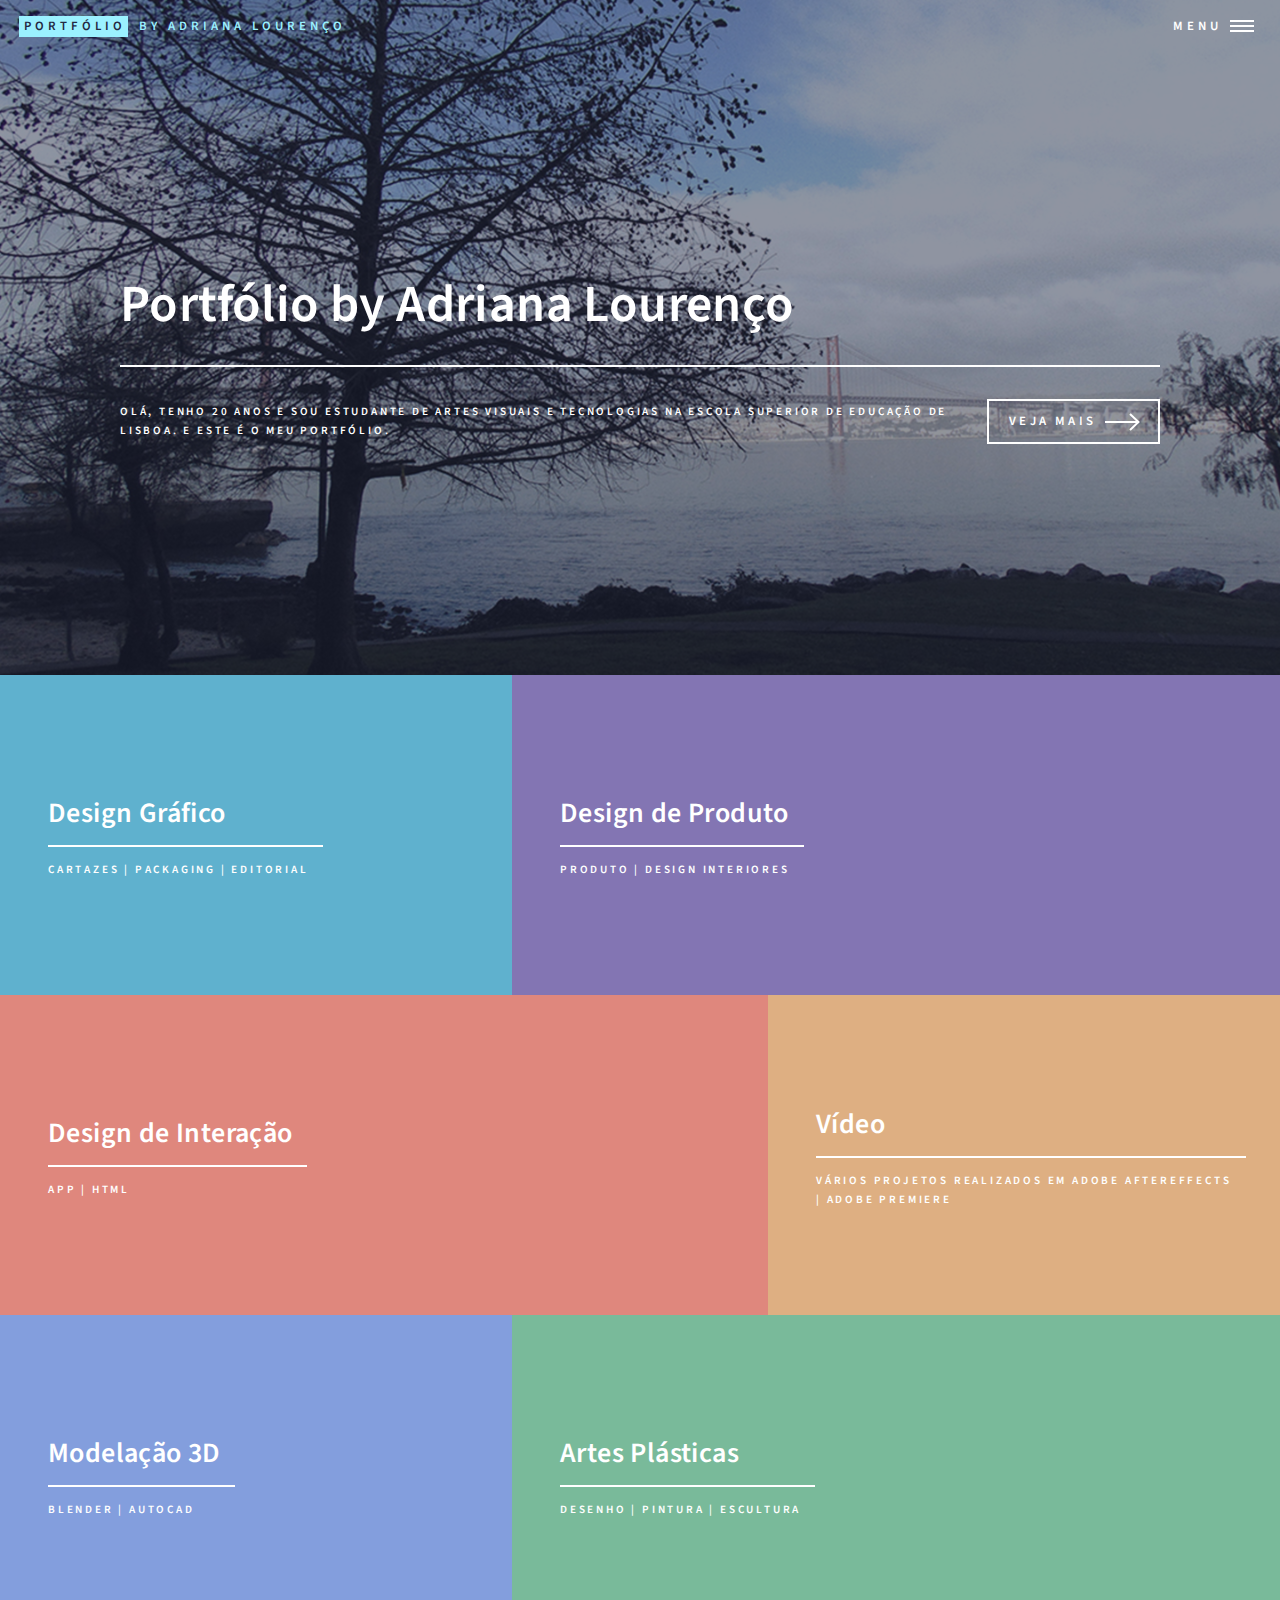
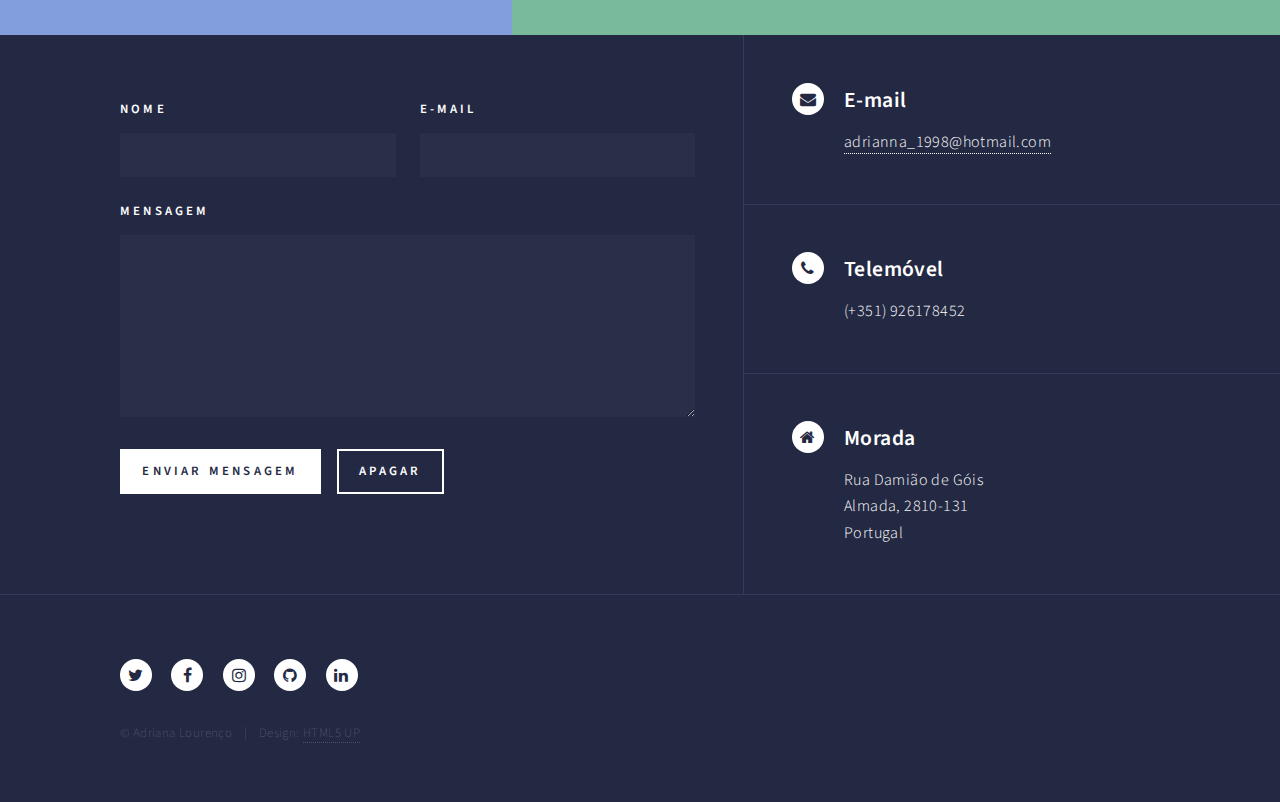
<file: index.html>
<!DOCTYPE HTML>
<!--
	Forty by HTML5 UP
	html5up.net | @ajlkn
	Free for personal and commercial use under the CCA 3.0 license (html5up.net/license)
-->
<html>
	<head>
		<title>Adriana Lourenço</title>
		<meta charset="utf-8" />
		<meta name="viewport" content="width=device-width, initial-scale=1, user-scalable=no" />
		<link rel="stylesheet" href="assets/css/main.css" />
		<link rel="stylesheet" href="assets/css/meu.css" />
		<noscript><link rel="stylesheet" href="assets/css/noscript.css" /></noscript>
	</head>
	<body class="is-preload">

		<!-- Wrapper -->
			<div id="wrapper">

				<!-- Header -->
					<header id="header" class="alt">
						<a href="index.html" class="logo"><strong>Portfólio</strong> <span>by Adriana Lourenço</span></a>
						<nav>
							<a href="#menu">Menu</a>
						</nav>
					</header>

				<!-- Menu -->
					<nav id="menu">
						<ul class="links">
							<li><a href="index.html">Página Inicial</a></li>
							<li><a href="curriculo.html">Currículo</a></li>
						</ul>
						<ul class="actions stacked">
							<li><a href="#" class="button primary fit">Vamos começar</a></li>
						</ul>
					</nav>

				<!-- Banner -->
					<section id="banner" class="major" width="100%" height="100%">
						<div class="inner">
							<header class="major">
								<h1>Portfólio by Adriana Lourenço</h1>
							</header>
							<div class="content">
								<p>Olá, tenho 20 anos e sou estudante de Artes Visuais e Tecnologias na Escola Superior de Educação de Lisboa.
									E este é o meu portfólio.</p>
								<ul class="actions">
									<li><a href="#one" class="button next scrolly">Veja mais</a></li>
								</ul>
							</div>
						</div>
					</section>

				<!-- Main -->
					<div id="main">

						<!-- One -->
							<section id="one" class="tiles">
								<article>
									<span class="image">
										<img src="images/pic01.jpg" alt="" />
									</span>
									<header class="major">
										<h3><a href="dg.html" class="link">Design Gráfico</a></h3>
										<p>Cartazes | Packaging | Editorial</p>
									</header>
								</article>
								<article>
									<span class="image">
										<img src="images/pic02.jpg" alt="" />
									</span>
									<header class="major">
										<h3><a href="dp.html" class="link">Design de Produto</a></h3>
										<p>Produto | Design Interiores </p>
									</header>
								</article>
								<article>
									<span class="image">
										<img src="images/pic03.jpg" alt="" />
									</span>
									<header class="major">
										<h3><a href="di.html" class="link">Design de Interação</a></h3>
										<p>APP | HTML </p>
									</header>
								</article>
								<article>
									<span class="image">
										<img src="images/pic04.jpg" alt="" />
									</span>
									<header class="major">
										<h3><a href="video.html" class="link">Vídeo</a></h3>
										<p>Vários projetos realizados em Adobe AfterEffects | Adobe Premiere</p>
									</header>
								</article>
								<article>
									<span class="image">
										<img src="images/pic05.jpg" alt="" />
									</span>
									<header class="major">
										<h3><a href="m3d.html" class="link">Modelação 3D</a></h3>
										<p>Blender | Autocad</p>
									</header>
								</article>
								<article>
									<span class="image">
										<img src="images/pic06.jpg" alt="" />
									</span>
									<header class="major">
										<h3><a href="ap.html" class="link">Artes Plásticas</a></h3>
										<p>Desenho | Pintura | Escultura</p>
									</header>
								</article>
							</section>



					</div>

				<!-- Contact -->
					<section id="contact">
						<div class="inner">
							<section>
								<form method="post" action="#">
									<div class="fields">
										<div class="field half">
											<label for="name">Nome</label>
											<input type="text" name="name" id="name" />
										</div>
										<div class="field half">
											<label for="email">E-mail</label>
											<input type="text" name="email" id="email" />
										</div>
										<div class="field">
											<label for="message">Mensagem</label>
											<textarea name="message" id="message" rows="6"></textarea>
										</div>
									</div>
									<ul class="actions">
										<li><input type="submit" value="Enviar Mensagem" class="primary" /></li>
										<li><input type="reset" value="Apagar" /></li>
									</ul>
								</form>
							</section>
							<section class="split">
								<section>
									<div class="contact-method">
										<span class="icon alt fa-envelope"></span>
										<h3>E-mail</h3>
										<a href="#">adrianna_1998@hotmail.com</a>
									</div>
								</section>
								<section>
									<div class="contact-method">
										<span class="icon alt fa-phone"></span>
										<h3>Telemóvel</h3>
										<span>(+351) 926178452</span>
									</div>
								</section>
								<section>
									<div class="contact-method">
										<span class="icon alt fa-home"></span>
										<h3>Morada</h3>
										<span>Rua Damião de Góis<br />
										Almada, 2810-131<br />
										Portugal</span>
									</div>
								</section>
							</section>
						</div>
					</section>

				<!-- Footer -->
					<footer id="footer">
						<div class="inner">
							<ul class="icons">
								<li><a href="https://twitter.com/avodricas?lang=pt_pt" class="icon alt fa-twitter"><span class="label">Twitter</span></a></li>
								<li><a href="https://www.facebook.com/adriana.lourenco.73" class="icon alt fa-facebook"><span class="label">Facebook</span></a></li>
								<li><a href="https://www.instagram.com/adriana_lourenco/?hl=pt" class="icon alt fa-instagram"><span class="label">Instagram</span></a></li>
								<li><a href="https://github.com/adrianalourenco" class="icon alt fa-github"><span class="label">GitHub</span></a></li>
								<li><a href="https://www.linkedin.com/in/adriana-louren%C3%A7o-88b3a217a/" class="icon alt fa-linkedin"><span class="label">LinkedIn</span></a></li>
							</ul>
							<ul class="copyright">
								<li>&copy; Adriana Lourenço</li><li>Design: <a href="https://html5up.net">HTML5 UP</a></li>
							</ul>
						</div>
					</footer>

			</div>

		<!-- Scripts -->
			<script src="assets/js/jquery.min.js"></script>
			<script src="assets/js/jquery.scrolly.min.js"></script>
			<script src="assets/js/jquery.scrollex.min.js"></script>
			<script src="assets/js/browser.min.js"></script>
			<script src="assets/js/breakpoints.min.js"></script>
			<script src="assets/js/util.js"></script>
			<script src="assets/js/main.js"></script>

	</body>
</html>
</file>
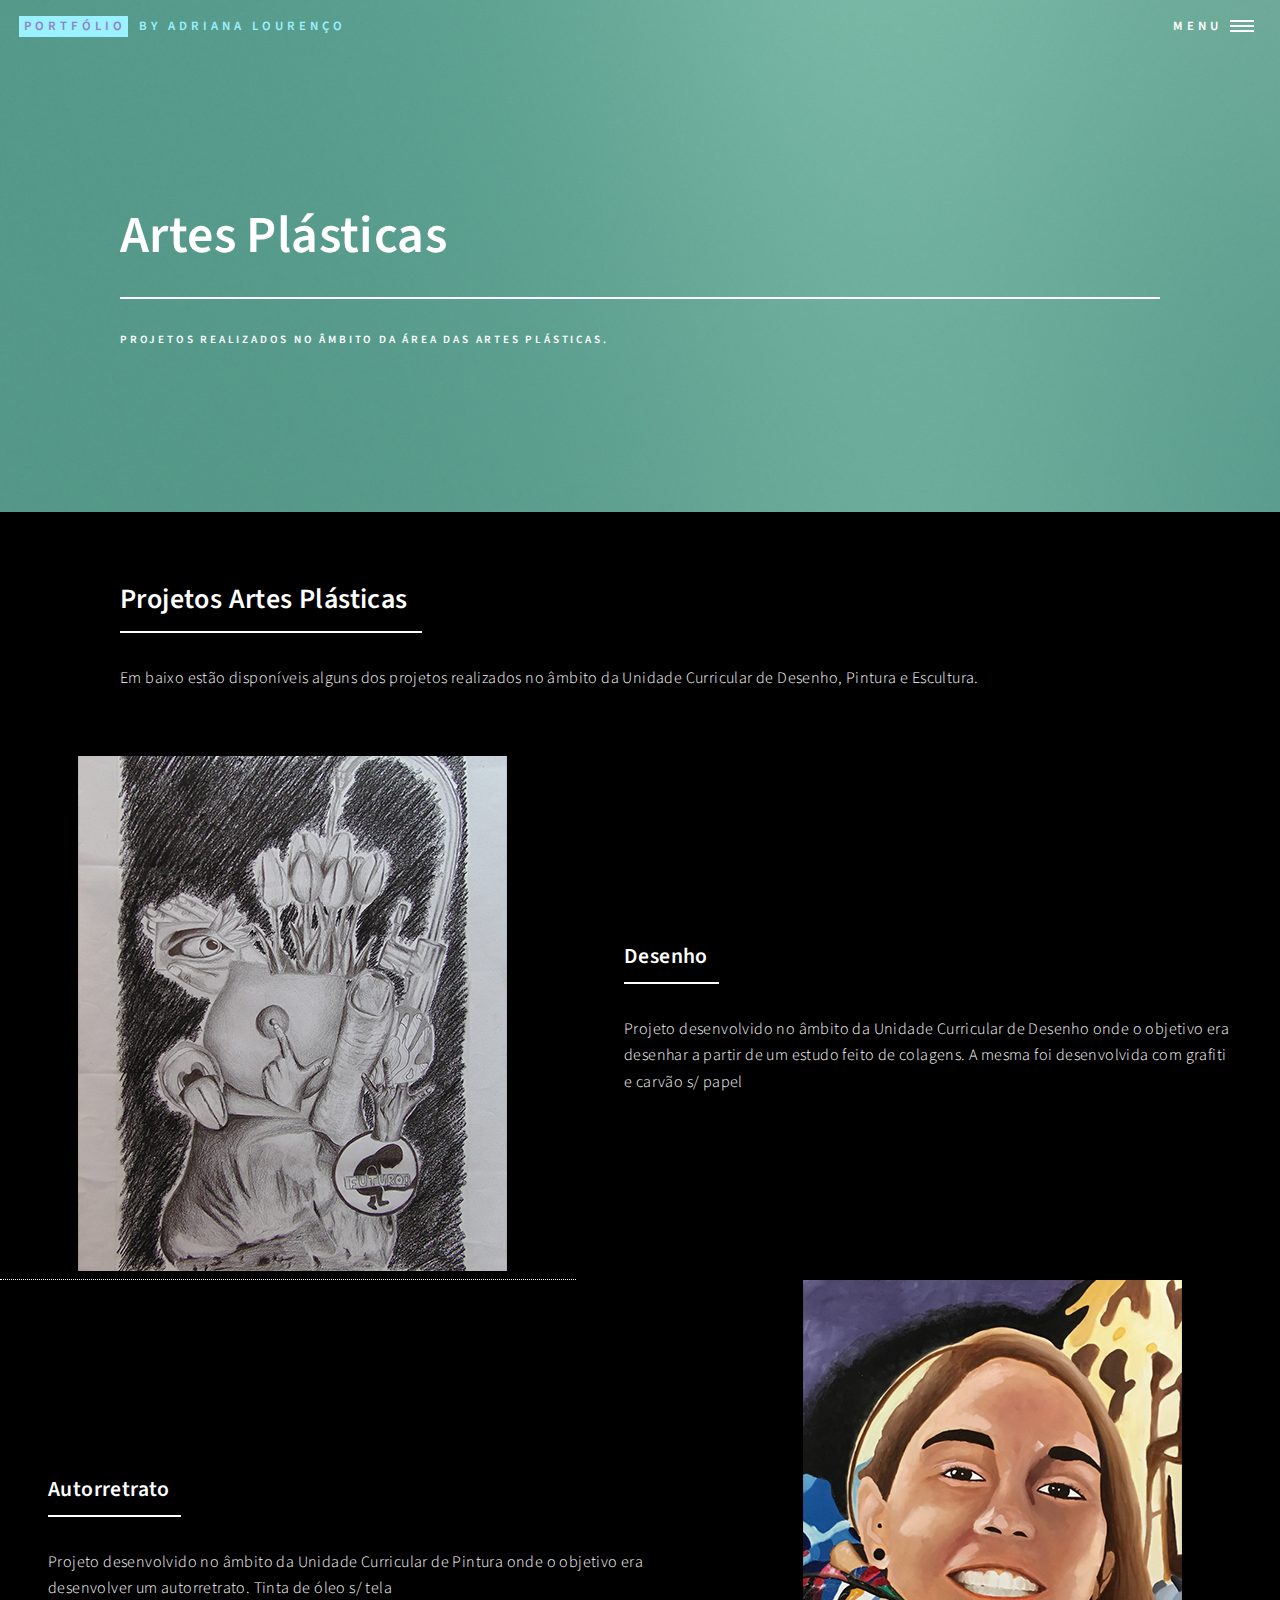
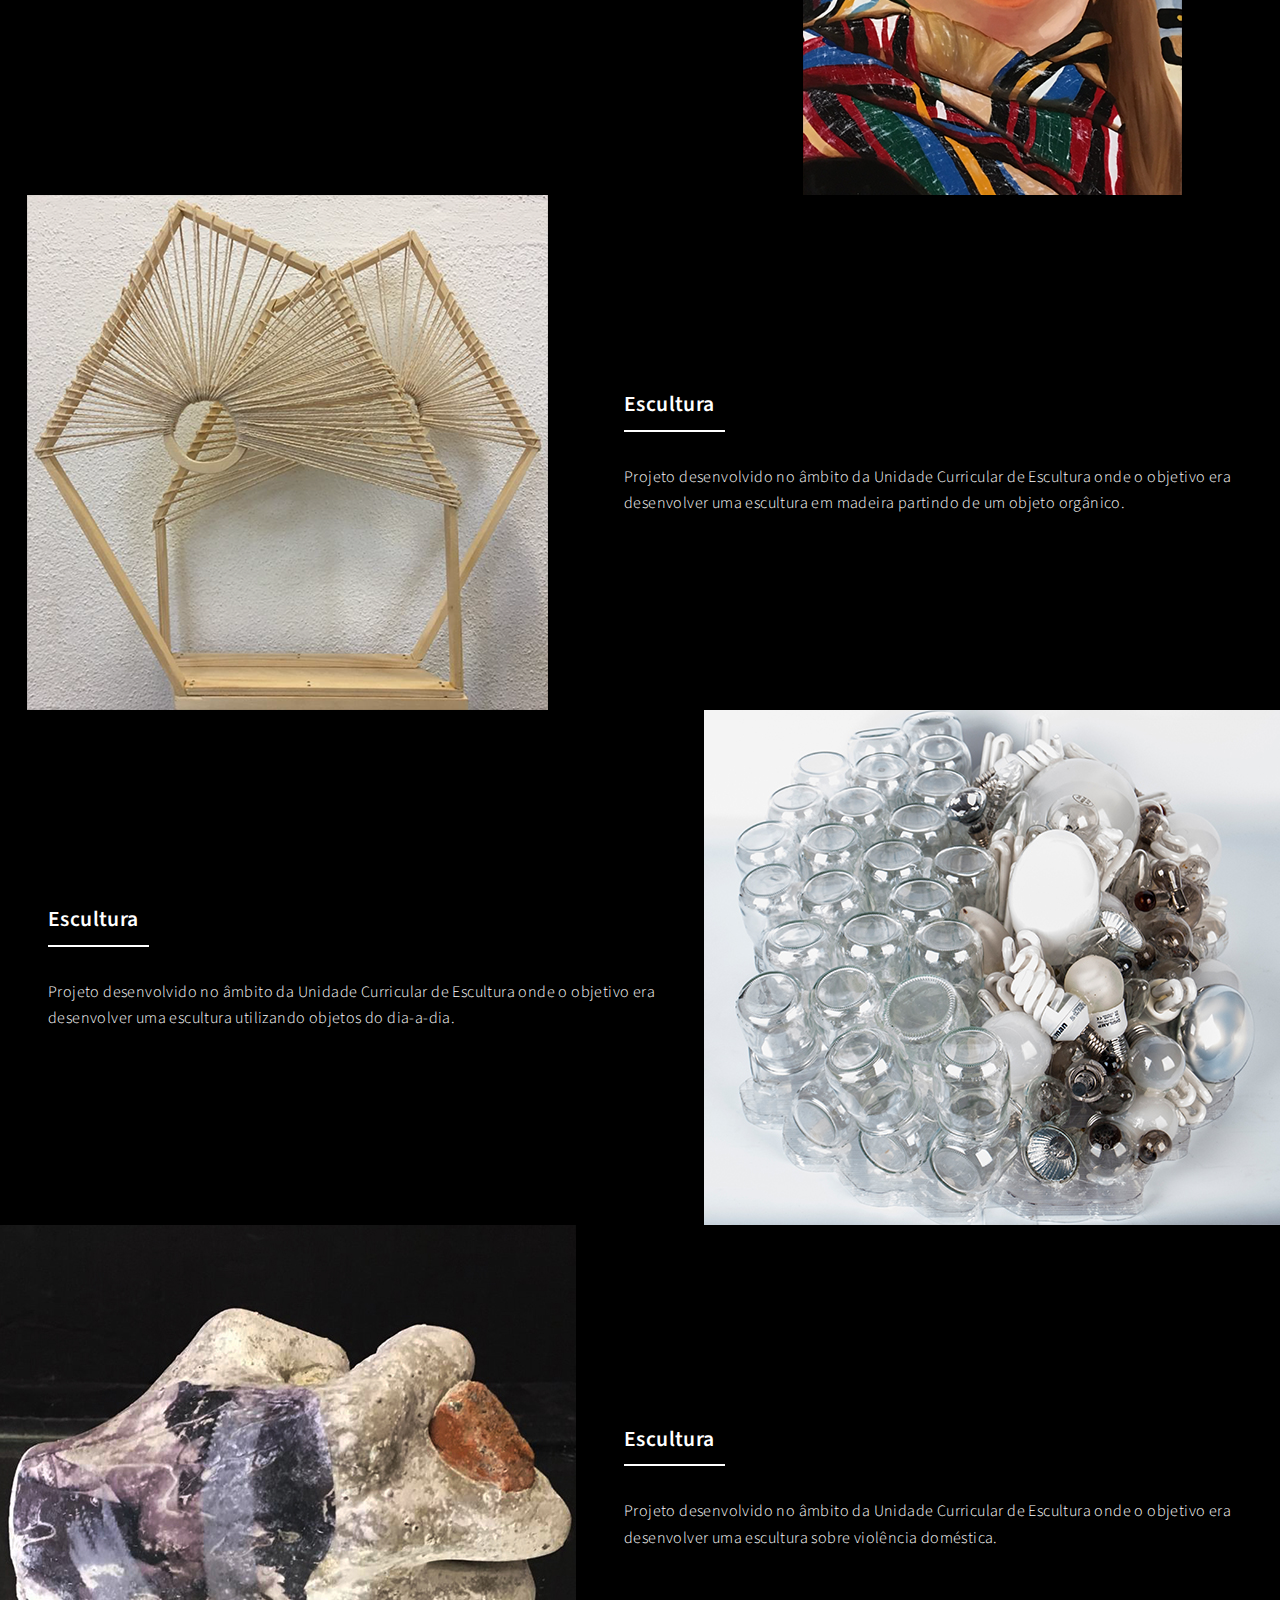
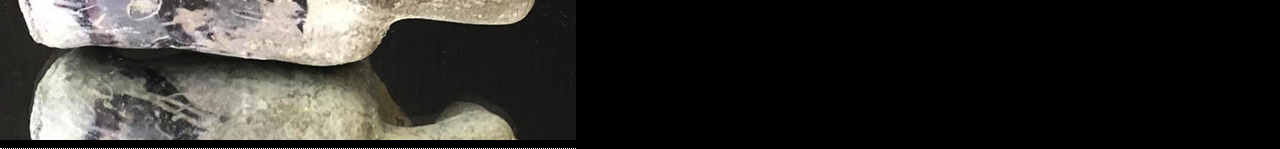
<file: ap.html>
<!DOCTYPE HTML>
<!--
	Forty by HTML5 UP
	html5up.net | @ajlkn
	Free for personal and commercial use under the CCA 3.0 license (html5up.net/license)
-->
<html>
	<head>
		<title>Portfólio Adriana Lourenço</title>
		<meta charset="utf-8" />
		<meta name="viewport" content="width=device-width, initial-scale=1, user-scalable=no" />
		<link rel="stylesheet" href="assets/css/main.css" />
				<link rel="stylesheet" href="assets/css/meu.css" />
		<noscript><link rel="stylesheet" href="assets/css/noscript.css" /></noscript>
	</head>
	<body class="is-preload">

		<!-- Wrapper -->
			<div id="wrapper">

				<!-- Header -->
				<!-- Note: The "styleN" class below should match that of the banner element. -->
					<header id="header" class="alt style2">
						<a href="index.html" class="logo"><strong>Portfólio</strong> <span>by Adriana Lourenço</span></a>
						<nav>
							<a href="#menu">Menu</a>
						</nav>
					</header>

				<!-- Menu -->
					<nav id="menu">
						<ul class="links">
							<li><a href="index.html">Página Inicial</a></li>
							<li><a href="curriculo.html">Currículo</a></li>
						</ul>
						<ul class="actions stacked">
							<li><a href="#" class="button primary fit">Vamos Começar</a></li>
						</ul>
					</nav>

				<!-- Banner -->
				<!-- Note: The "styleN" class below should match that of the header element. -->
					<section id="banner" class="style1">
						<div class="inner">
							<span class="image">
								<img src="images/pic07.jpg" alt="" />
							</span>
							<header class="major">
								<h1>Artes Plásticas</h1>
							</header>
							<div class="content">
								<p>Projetos realizados no âmbito da área das Artes Plásticas.</p>
							</div>
						</div>
					</section>

				<!-- Main -->
					<div id="main">

						<!-- One -->
							<section id="one">
								<div class="inner">
									<header class="major">
										<h2>Projetos Artes Plásticas</h2>
									</header>
									<p>Em baixo estão disponíveis alguns dos projetos realizados no âmbito da Unidade Curricular de Desenho, Pintura e Escultura.</p>
								</div>
							</section>

						<!-- Two -->
							<section id="two" class="spotlights">
								<section>
									<a href="generic.html" class="Organização_imagens">
										<img src="images/desenho.png" alt="" data-position="center center" />
									</a>
									<div class="content">
										<div class="inner">
											<header class="major">
												<h3>Desenho</h3>
											</header>
											<p>Projeto desenvolvido no âmbito da Unidade Curricular de Desenho onde o objetivo era desenhar a partir de um estudo feito de colagens. A mesma foi desenvolvida com grafiti e carvão s/ papel</p>

										</div>
									</div>
								</section>
								<section>
									<a href="generic.html" class="image">
										<img src="images/retrato.png" alt="" data-position="top center" />
									</a>
									<div class="content">
										<div class="inner">
											<header class="major">
												<h3>Autorretrato</h3>
											</header>
											<p>Projeto desenvolvido no âmbito da Unidade Curricular de Pintura onde o objetivo era desenvolver um autorretrato. Tinta de óleo s/ tela</p>

										</div>
									</div>
								</section>
								<section>
									<a href="generic.html" class="image">
										<img src="images/escultura.png" alt="" data-position="25% 25%" />
									</a>
									<div class="content">
										<div class="inner">
											<header class="major">
												<h3>Escultura</h3>
											</header>
											<p>Projeto desenvolvido no âmbito da Unidade Curricular de Escultura onde o objetivo era desenvolver uma escultura em madeira partindo de um objeto orgânico.</p>

										</div>

									</div>
								</section>
								<section>
									<a href="generic.html" class="image">
										<img src="images/escultura2.jpg" alt="" data-position="top center" />
									</a>
									<div class="content">
										<div class="inner">
											<header class="major">
												<h3>Escultura</h3>
											</header>
											<p>Projeto desenvolvido no âmbito da Unidade Curricular de Escultura onde o objetivo era desenvolver uma escultura utilizando objetos do dia-a-dia.</p>

										</div>
									</div>
								</section>

								<section>
									<a href="generic.html" class="Organização_imagens">
										<img src="images/escultura3.jpg" alt="" data-position="center center" />
									</a>
									<div class="content">
										<div class="inner">
											<header class="major">
												<h3>Escultura</h3>
											</header>
											<p>Projeto desenvolvido no âmbito da Unidade Curricular de Escultura onde o objetivo era desenvolver uma escultura sobre violência doméstica.</p>

										</div>


		<!-- Scripts -->
			<script src="assets/js/jquery.min.js"></script>
			<script src="assets/js/jquery.scrolly.min.js"></script>
			<script src="assets/js/jquery.scrollex.min.js"></script>
			<script src="assets/js/browser.min.js"></script>
			<script src="assets/js/breakpoints.min.js"></script>
			<script src="assets/js/util.js"></script>
			<script src="assets/js/main.js"></script>

	</body>
</html>
</file>
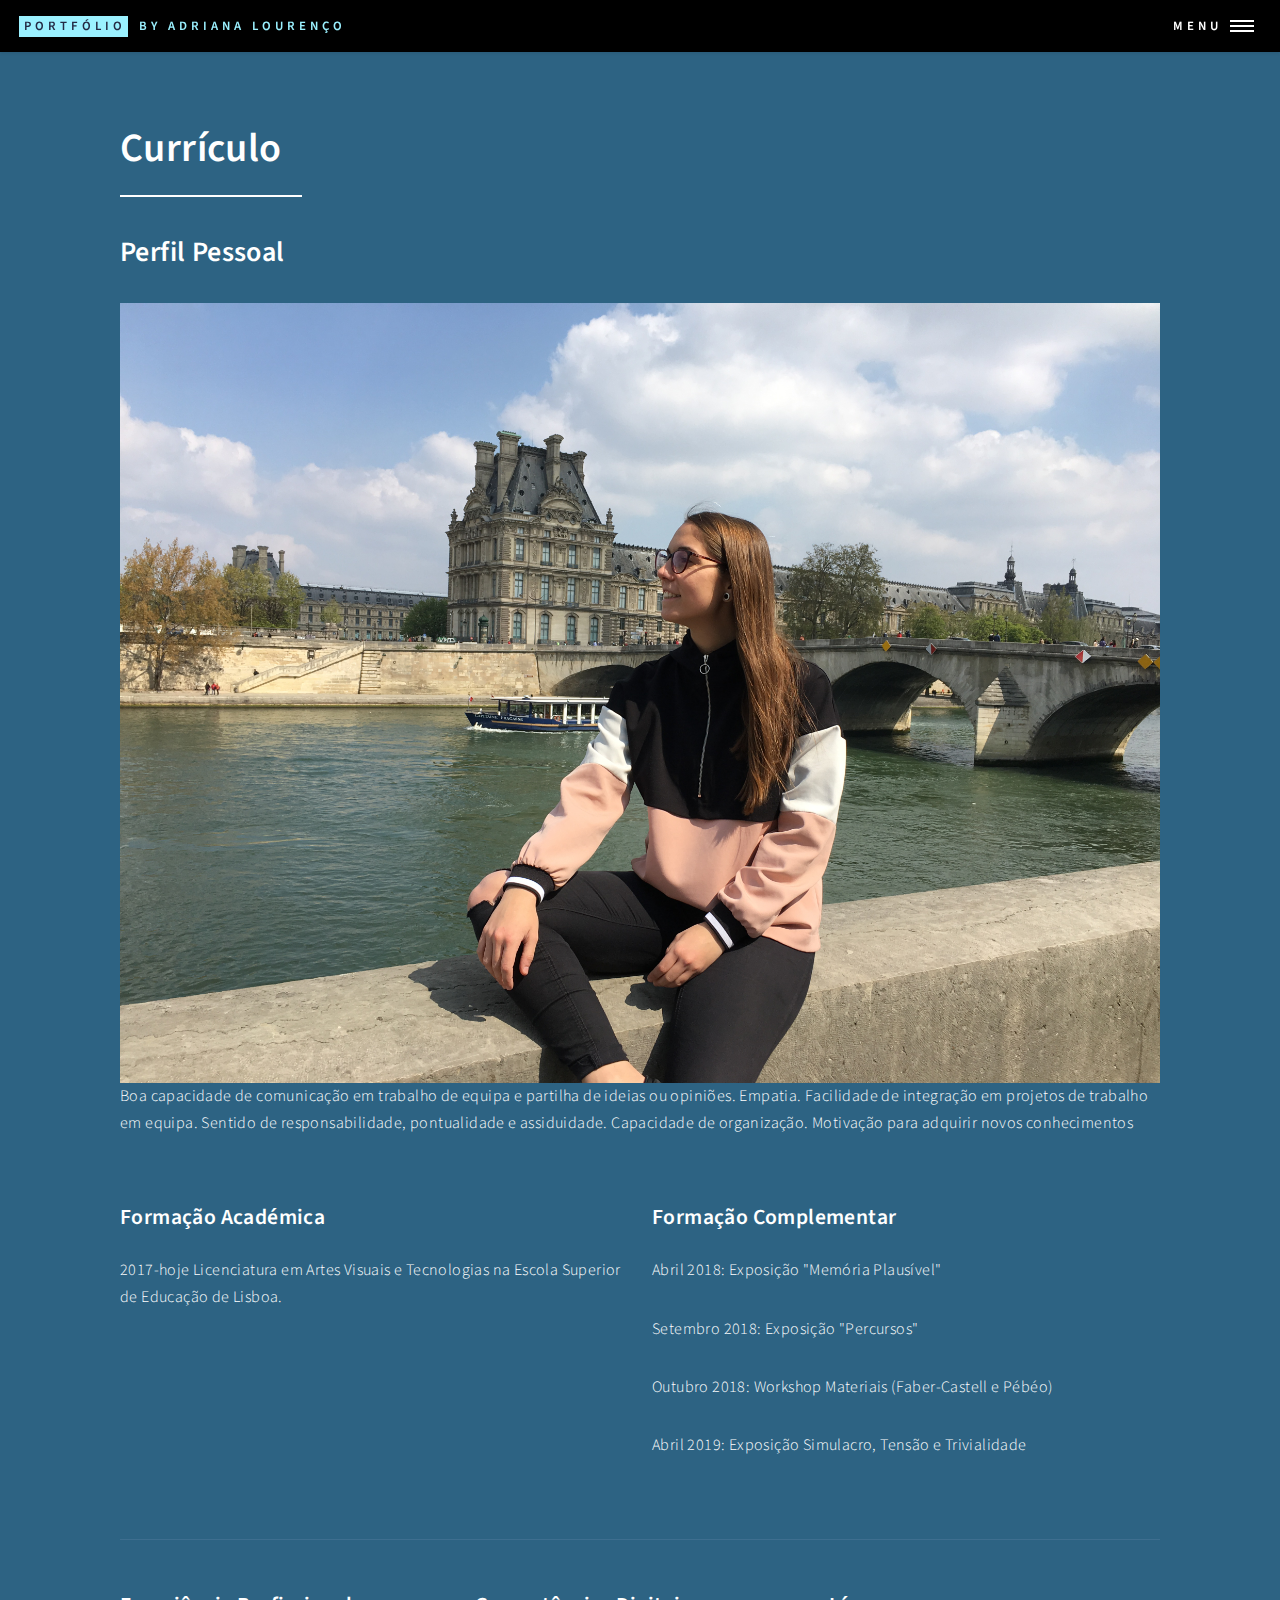
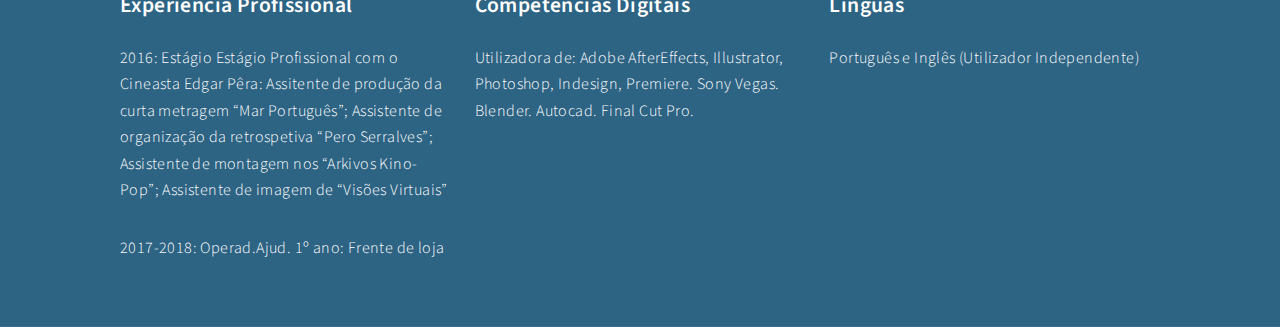
<file: curriculo.html>
<!DOCTYPE HTML>
<!--
	Forty by HTML5 UP
	html5up.net | @ajlkn
	Free for personal and commercial use under the CCA 3.0 license (html5up.net/license)
-->
<html>
	<head>
		<title>Portfólio by Adriana Lourenço</title>
		<meta charset="utf-8" />
		<meta name="viewport" content="width=device-width, initial-scale=1, user-scalable=no" />
		<link rel="stylesheet" href="assets/css/main.css" />
		<link rel="stylesheet" href="assets/css/meu.css" />
		<noscript><link rel="stylesheet" href="assets/css/noscript.css" /></noscript>
	</head>
	<body class="is-preload">

		<!-- Wrapper -->
			<div id="wrapper">

				<!-- Header -->
					<header id="header">
						<a href="index.html" class="logo"><strong>Portfólio</strong> <span>by Adriana Lourenço</span></a>
						<nav>
							<a href="#menu">Menu</a>
						</nav>
					</header>

				<!-- Menu -->
				<nav id="menu">
					<ul class="links">
						<li><a href="index.html">Página Inicial</a></li>
						<li><a href="curriculo.html">Currículo</a></li>
					</ul>
					<ul class="actions stacked">
						<li><a href="#" class="button primary fit">Vamos começar</a></li>
					</ul>
				</nav>

				<!-- Main -->
					<div id="main" class="alt">

						<!-- One -->
							<section id="one">
								<div class="inner">
									<header class="major">
										<h1>Currículo</h1>
									</header>

									<!-- Content -->
										<h2 id="content">Perfil Pessoal</h2>
										<span class="image">
											<img src="images/curriculo.jpg" alt="" align="middle" width="100%" height="100%" /> <p>Boa capacidade de comunicação em trabalho de equipa e partilha de ideias ou opiniões. Empatia. Facilidade de integração em projetos de trabalho em equipa. Sentido de responsabilidade, pontualidade e assiduidade. Capacidade de organização. Motivação para adquirir novos conhecimentos</p>

										</span>
										<p> </p>
										<div class="row">
											<div class="col-6 col-12-small">
												<h3>Formação Académica</h3>
												<p>2017-hoje Licenciatura em Artes Visuais e Tecnologias na Escola Superior de Educação de Lisboa.</p>
											</div>
											<div class="col-6 col-12-small">
												<h3>Formação Complementar</h3>
												<p> Abril 2018: Exposição "Memória Plausível"</p>
												<p>Setembro 2018: Exposição "Percursos"</p>
											<p>Outubro 2018: Workshop Materiais (Faber-Castell e Pébéo)</p>
											<p>Abril 2019: Exposição Simulacro, Tensão e Trivialidade</p>
											</div>
										</div>
											<!-- Break -->
										<hr class="major" />
										<div class="row">

											<div class="col-4 col-12-medium">
												<h3>Experiência Profissional</h3>
												<p>2016: Estágio Estágio Profissional com o Cineasta Edgar Pêra: Assitente de produção da curta metragem “Mar
Português”; Assistente de organização da retrospetiva “Pero Serralves”; Assistente de montagem nos “Arkivos Kino-Pop”; Assistente de imagem de “Visões Virtuais”</p>
	<p>2017-2018: Operad.Ajud. 1º ano:  Frente de loja</p>
											</div>
											<div class="col-4 col-12-medium">
												<h3>Competências Digitais</h3>
												<p>Utilizadora de: Adobe AfterEffects, Illustrator, Photoshop, Indesign, Premiere. Sony Vegas. Blender. Autocad. Final Cut Pro. </p>
											</div>
											<div class="col-4 col-12-medium">
												<h3>Línguas</h3>
												<p>Português e Inglês (Utilizador Independente)</p>
											</div>
										</div>

							</section>

					</div>



		<!-- Scripts -->
			<script src="assets/js/jquery.min.js"></script>
			<script src="assets/js/jquery.scrolly.min.js"></script>
			<script src="assets/js/jquery.scrollex.min.js"></script>
			<script src="assets/js/browser.min.js"></script>
			<script src="assets/js/breakpoints.min.js"></script>
			<script src="assets/js/util.js"></script>
			<script src="assets/js/main.js"></script>

	</body>
</html>
</file>
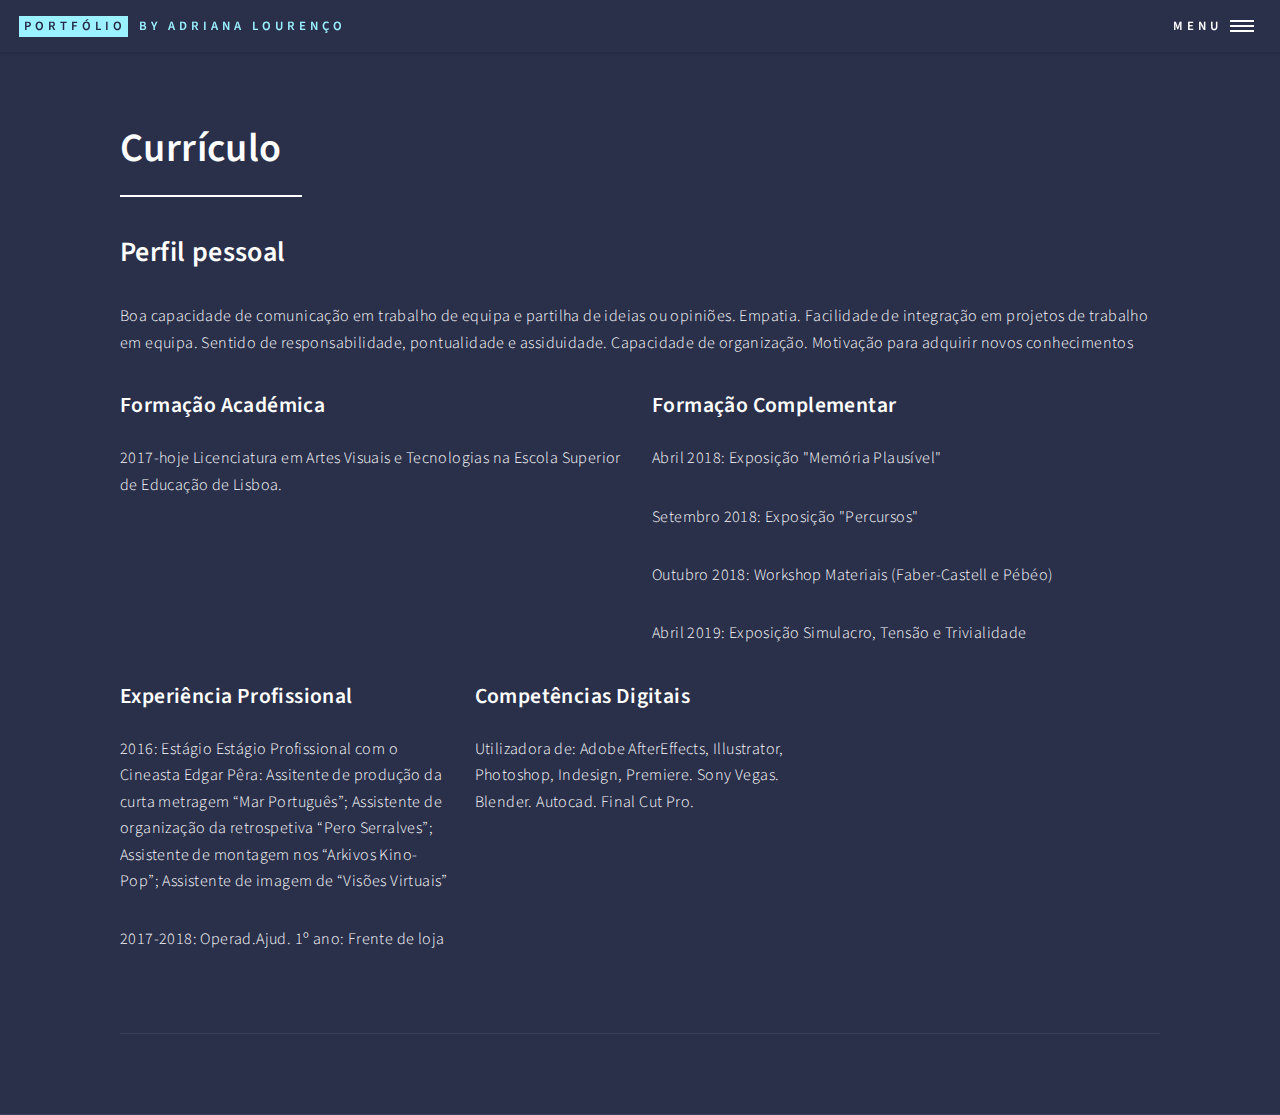
<file: curriculo_prev.html>
<!DOCTYPE HTML>
<!--
	Forty by HTML5 UP
	html5up.net | @ajlkn
	Free for personal and commercial use under the CCA 3.0 license (html5up.net/license)
-->
<html>
	<head>
		<title>Currículo</title>
		<meta charset="utf-8" />
		<meta name="viewport" content="width=device-width, initial-scale=1, user-scalable=no" />
		<link rel="stylesheet" href="assets/css/main.css" />
		<noscript><link rel="stylesheet" href="assets/css/noscript.css" /></noscript>
	</head>
	<body class="is-preload">

		<!-- Wrapper -->
			<div id="wrapper">

				<!-- Header -->
					<header id="header">
						<a href="index.html" class="logo"><strong>Portfólio</strong> <span>by Adriana Lourenço</span></a>
						<nav>
							<a href="#menu">Menu</a>
						</nav>
					</header>


				<!-- Menu -->
					<nav id="menu">
						<ul class="links">
							<li><a href="index.html">Página Inicial</a></li>
							<li><a href="elements.html">Currículo</a></li>
						</ul>
						<ul class="actions stacked">
							<li><a href="#" class="button primary fit">Vamos começar</a></li>
						</ul>
					</nav>

				<!-- Main -->
					<div id="main" class="alt">

						<!-- One -->
							<section id="one">
								<div class="inner">
									<header class="major">
										<h1>Currículo</h1>
									</header>

									<!-- Content -->
										<h2 id="content">Perfil pessoal </h2>
										<p>Boa capacidade de comunicação em trabalho de equipa e partilha de ideias ou opiniões. Empatia. Facilidade de integração em projetos de trabalho em equipa. Sentido de responsabilidade, pontualidade e assiduidade. Capacidade de organização. Motivação para adquirir novos conhecimentos</p>
										<div class="row">
											<div class="col-6 col-12-small">
												<h3>Formação Académica</h3>
												<p>2017-hoje Licenciatura em Artes Visuais e Tecnologias na Escola Superior de Educação de Lisboa.</p>
											</div>
											<div class="col-6 col-12-small">
												<h3>Formação Complementar</h3>
												<p> Abril 2018: Exposição "Memória Plausível"</p>
												<p>Setembro 2018: Exposição "Percursos"</p>
											<p>Outubro 2018: Workshop Materiais (Faber-Castell e Pébéo)</p>
											<p>Abril 2019: Exposição Simulacro, Tensão e Trivialidade</p>
											</div>
										</div>
										<div class="row">
											<!-- Break -->
											<div class="col-4 col-12-medium">
												<h3>Experiência Profissional</h3>
												<p>2016: Estágio Estágio Profissional com o Cineasta Edgar Pêra: Assitente de produção da curta metragem “Mar
Português”; Assistente de organização da retrospetiva “Pero Serralves”; Assistente de montagem nos “Arkivos Kino-Pop”; Assistente de imagem de “Visões Virtuais”</p>
	<p>2017-2018: Operad.Ajud. 1º ano:  Frente de loja</p>
											</div>
											<div class="col-4 col-12-medium">
												<h3>Competências Digitais</h3>
												<p>Utilizadora de: Adobe AfterEffects, Illustrator, Photoshop, Indesign, Premiere. Sony Vegas. Blender. Autocad. Final Cut Pro. </p>
											</div>
										</div>
									<hr class="major" />


							</div>
						</div>
					</div>



</html>
</file>
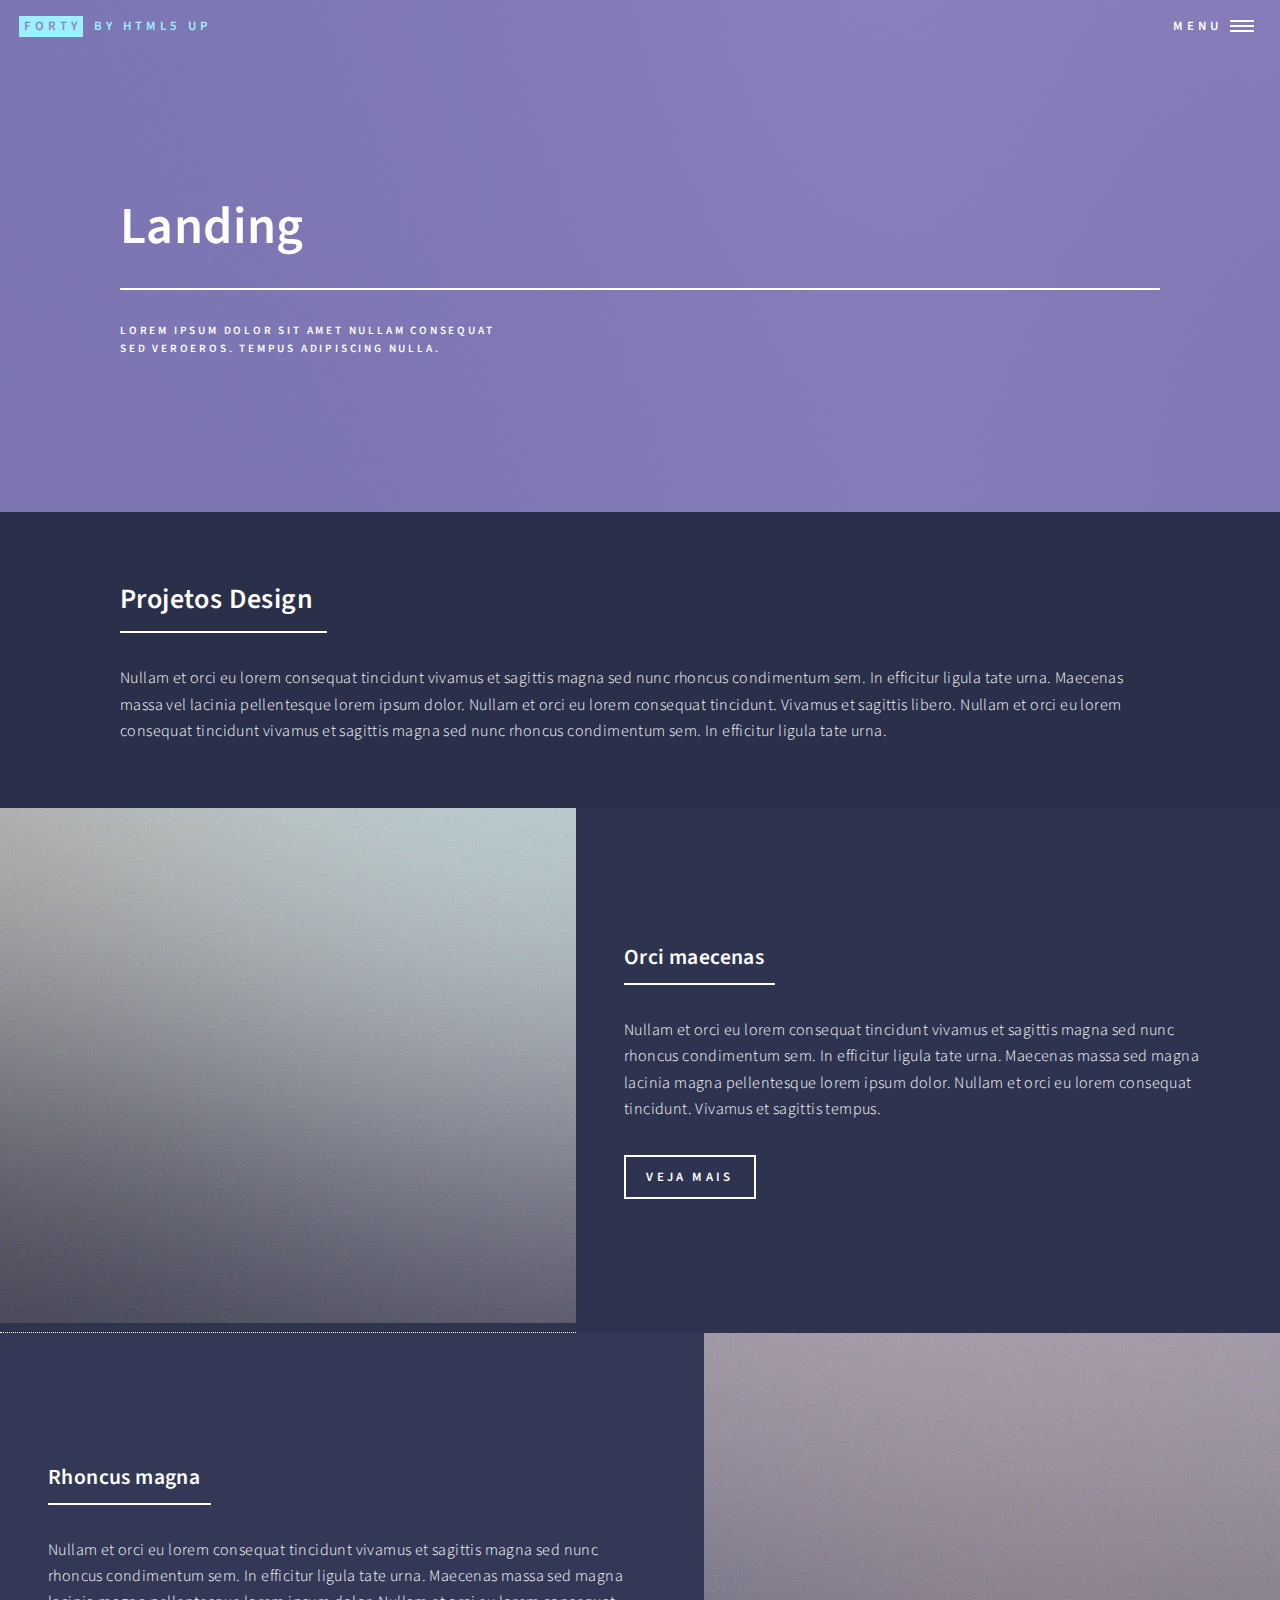
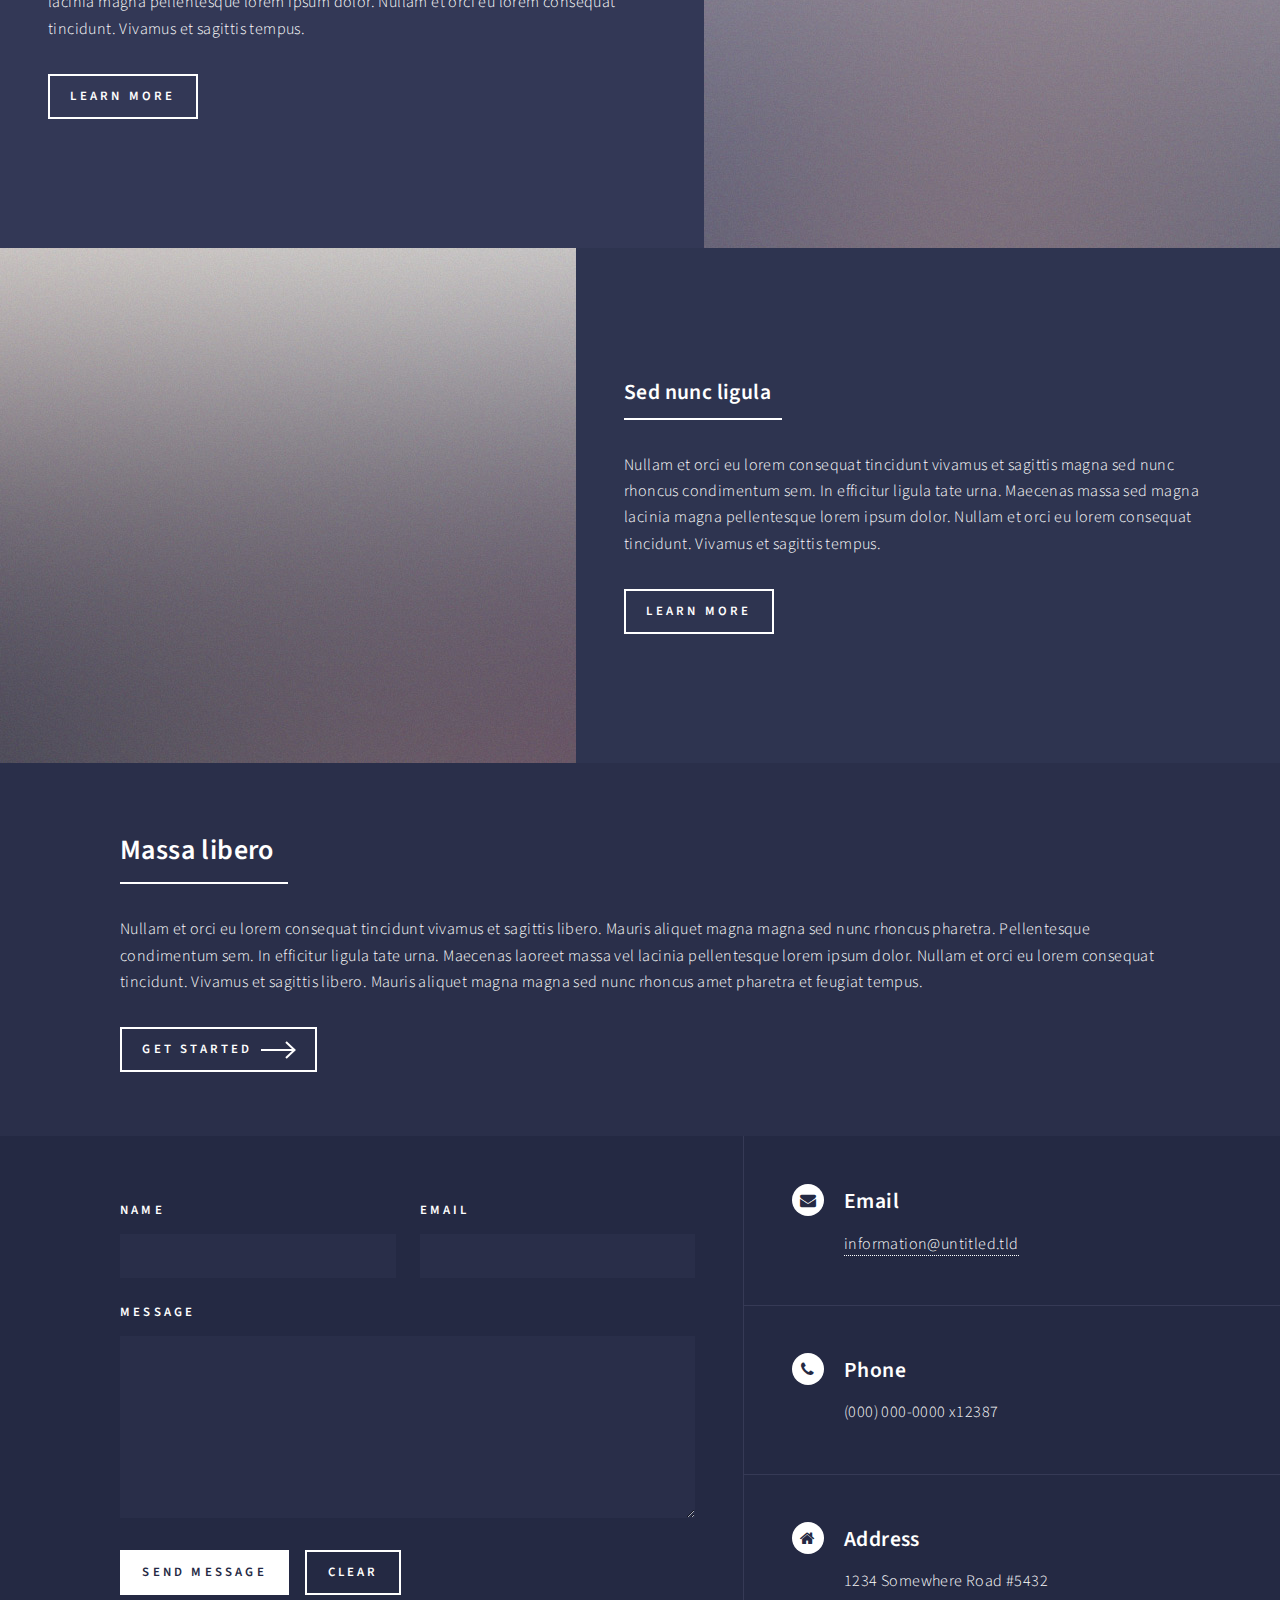
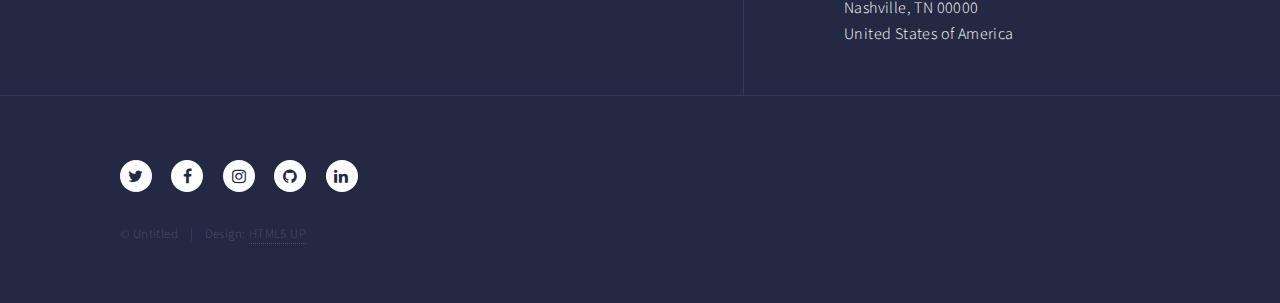
<file: Design Gráfico.html>
<!DOCTYPE HTML>
<!--
	Forty by HTML5 UP
	html5up.net | @ajlkn
	Free for personal and commercial use under the CCA 3.0 license (html5up.net/license)
-->
<html>
	<head>
		<title>Portfólio by Adriana lourenço</title>
		<meta charset="utf-8" />
		<meta name="viewport" content="width=device-width, initial-scale=1, user-scalable=no" />
		<link rel="stylesheet" href="assets/css/main.css" />
		<noscript><link rel="stylesheet" href="assets/css/noscript.css" /></noscript>
	</head>
	<body class="is-preload">

		<!-- Wrapper -->
			<div id="wrapper">

				<!-- Header -->
				<!-- Note: The "styleN" class below should match that of the banner element. -->
					<header id="header" class="alt style2">
						<a href="index.html" class="logo"><strong>Forty</strong> <span>by HTML5 UP</span></a>
						<nav>
							<a href="#menu">Menu</a>
						</nav>
					</header>

				<!-- Menu -->
					<nav id="menu">
						<ul class="links">
							<li><a href="index.html">Home</a></li>
							<li><a href="landing.html">Landing</a></li>
							<li><a href="generic.html">Generic</a></li>
							<li><a href="elements.html">Elements</a></li>
						</ul>
						<ul class="actions stacked">
							<li><a href="#" class="button primary fit">Get Started</a></li>
							<li><a href="#" class="button fit">Log In</a></li>
						</ul>
					</nav>

				<!-- Banner -->
				<!-- Note: The "styleN" class below should match that of the header element. -->
					<section id="banner" class="style2">
						<div class="inner">
							<span class="image">
								<img src="images/pic07.jpg" alt="" />
							</span>
							<header class="major">
								<h1>Landing</h1>
							</header>
							<div class="content">
								<p>Lorem ipsum dolor sit amet nullam consequat<br />
								sed veroeros. tempus adipiscing nulla.</p>
							</div>
						</div>
					</section>

				<!-- Main -->
					<div id="main">

						<!-- One -->
							<section id="one">
								<div class="inner">
									<header class="major">
										<h2>Projetos Design</h2>
									</header>
									<p>Nullam et orci eu lorem consequat tincidunt vivamus et sagittis magna sed nunc rhoncus condimentum sem. In efficitur ligula tate urna. Maecenas massa vel lacinia pellentesque lorem ipsum dolor. Nullam et orci eu lorem consequat tincidunt. Vivamus et sagittis libero. Nullam et orci eu lorem consequat tincidunt vivamus et sagittis magna sed nunc rhoncus condimentum sem. In efficitur ligula tate urna.</p>
								</div>
							</section>

						<!-- Two -->
							<section id="two" class="spotlights">
								<section>
									<a href="generic.html" class="Organização_imagens">
										<img src="images/pic08.jpg" alt="" data-position="center center" />
									</a>
									<div class="content">
										<div class="inner">
											<header class="major">
												<h3>Orci maecenas</h3>
											</header>
											<p>Nullam et orci eu lorem consequat tincidunt vivamus et sagittis magna sed nunc rhoncus condimentum sem. In efficitur ligula tate urna. Maecenas massa sed magna lacinia magna pellentesque lorem ipsum dolor. Nullam et orci eu lorem consequat tincidunt. Vivamus et sagittis tempus.</p>
											<ul class="actions">
												<li><a href="generic.html" class="button">Veja mais</a></li>
											</ul>
										</div>
									</div>
								</section>
								<section>
									<a href="generic.html" class="image">
										<img src="images/pic09.jpg" alt="" data-position="top center" />
									</a>
									<div class="content">
										<div class="inner">
											<header class="major">
												<h3>Rhoncus magna</h3>
											</header>
											<p>Nullam et orci eu lorem consequat tincidunt vivamus et sagittis magna sed nunc rhoncus condimentum sem. In efficitur ligula tate urna. Maecenas massa sed magna lacinia magna pellentesque lorem ipsum dolor. Nullam et orci eu lorem consequat tincidunt. Vivamus et sagittis tempus.</p>
											<ul class="actions">
												<li><a href="generic.html" class="button">Learn more</a></li>
											</ul>
										</div>
									</div>
								</section>
								<section>
									<a href="generic.html" class="image">
										<img src="images/pic10.jpg" alt="" data-position="25% 25%" />
									</a>
									<div class="content">
										<div class="inner">
											<header class="major">
												<h3>Sed nunc ligula</h3>
											</header>
											<p>Nullam et orci eu lorem consequat tincidunt vivamus et sagittis magna sed nunc rhoncus condimentum sem. In efficitur ligula tate urna. Maecenas massa sed magna lacinia magna pellentesque lorem ipsum dolor. Nullam et orci eu lorem consequat tincidunt. Vivamus et sagittis tempus.</p>
											<ul class="actions">
												<li><a href="generic.html" class="button">Learn more</a></li>
											</ul>
										</div>
									</div>
								</section>
							</section>

						<!-- Three -->
							<section id="three">
								<div class="inner">
									<header class="major">
										<h2>Massa libero</h2>
									</header>
									<p>Nullam et orci eu lorem consequat tincidunt vivamus et sagittis libero. Mauris aliquet magna magna sed nunc rhoncus pharetra. Pellentesque condimentum sem. In efficitur ligula tate urna. Maecenas laoreet massa vel lacinia pellentesque lorem ipsum dolor. Nullam et orci eu lorem consequat tincidunt. Vivamus et sagittis libero. Mauris aliquet magna magna sed nunc rhoncus amet pharetra et feugiat tempus.</p>
									<ul class="actions">
										<li><a href="generic.html" class="button next">Get Started</a></li>
									</ul>
								</div>
							</section>

					</div>

				<!-- Contact -->
					<section id="contact">
						<div class="inner">
							<section>
								<form method="post" action="#">
									<div class="fields">
										<div class="field half">
											<label for="name">Name</label>
											<input type="text" name="name" id="name" />
										</div>
										<div class="field half">
											<label for="email">Email</label>
											<input type="text" name="email" id="email" />
										</div>
										<div class="field">
											<label for="message">Message</label>
											<textarea name="message" id="message" rows="6"></textarea>
										</div>
									</div>
									<ul class="actions">
										<li><input type="submit" value="Send Message" class="primary" /></li>
										<li><input type="reset" value="Clear" /></li>
									</ul>
								</form>
							</section>
							<section class="split">
								<section>
									<div class="contact-method">
										<span class="icon alt fa-envelope"></span>
										<h3>Email</h3>
										<a href="#">information@untitled.tld</a>
									</div>
								</section>
								<section>
									<div class="contact-method">
										<span class="icon alt fa-phone"></span>
										<h3>Phone</h3>
										<span>(000) 000-0000 x12387</span>
									</div>
								</section>
								<section>
									<div class="contact-method">
										<span class="icon alt fa-home"></span>
										<h3>Address</h3>
										<span>1234 Somewhere Road #5432<br />
										Nashville, TN 00000<br />
										United States of America</span>
									</div>
								</section>
							</section>
						</div>
					</section>

				<!-- Footer -->
					<footer id="footer">
						<div class="inner">
							<ul class="icons">
								<li><a href="#" class="icon alt fa-twitter"><span class="label">Twitter</span></a></li>
								<li><a href="#" class="icon alt fa-facebook"><span class="label">Facebook</span></a></li>
								<li><a href="#" class="icon alt fa-instagram"><span class="label">Instagram</span></a></li>
								<li><a href="#" class="icon alt fa-github"><span class="label">GitHub</span></a></li>
								<li><a href="#" class="icon alt fa-linkedin"><span class="label">LinkedIn</span></a></li>
							</ul>
							<ul class="copyright">
								<li>&copy; Untitled</li><li>Design: <a href="https://html5up.net">HTML5 UP</a></li>
							</ul>
						</div>
					</footer>

			</div>

		<!-- Scripts -->
			<script src="assets/js/jquery.min.js"></script>
			<script src="assets/js/jquery.scrolly.min.js"></script>
			<script src="assets/js/jquery.scrollex.min.js"></script>
			<script src="assets/js/browser.min.js"></script>
			<script src="assets/js/breakpoints.min.js"></script>
			<script src="assets/js/util.js"></script>
			<script src="assets/js/main.js"></script>

	</body>
</html>
</file>
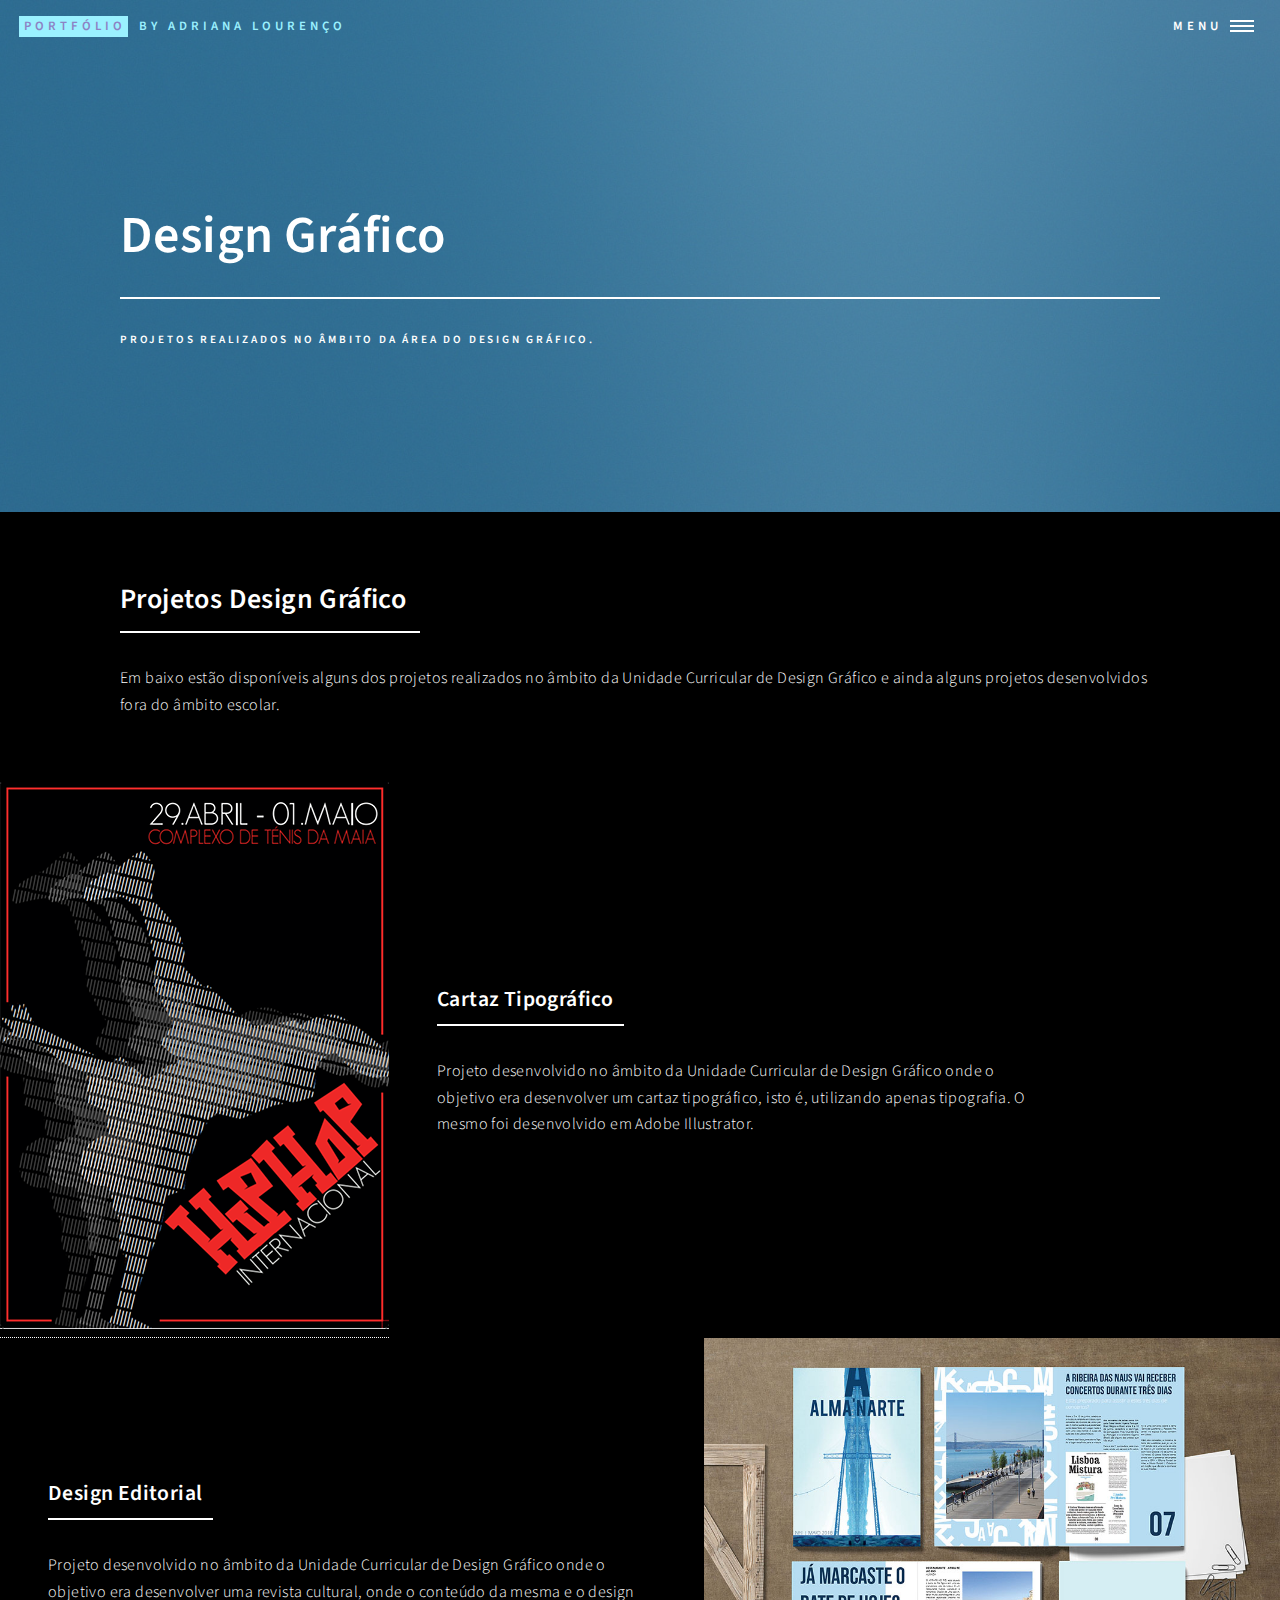
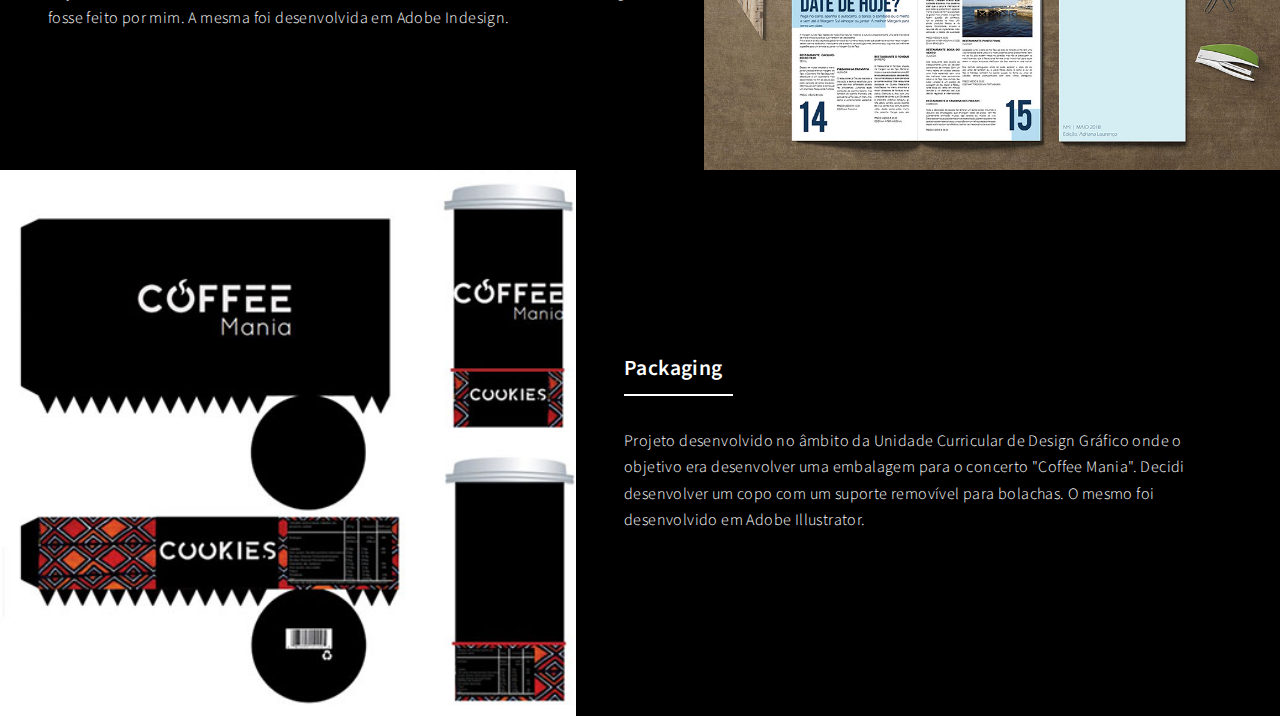
<file: dg.html>
<!DOCTYPE HTML>
<!--
	Forty by HTML5 UP
	html5up.net | @ajlkn
	Free for personal and commercial use under the CCA 3.0 license (html5up.net/license)
-->
<html>
	<head>
		<title>Portfólio by Adriana lourenço</title>
		<meta charset="utf-8" />
		<meta name="viewport" content="width=device-width, initial-scale=1, user-scalable=no" />
		<link rel="stylesheet" href="assets/css/main.css" />
		<link rel="stylesheet" href="assets/css/meu.css" />
		<noscript><link rel="stylesheet" href="assets/css/noscript.css" /></noscript>
	</head>
	<body class="is-preload">

		<!-- Wrapper -->
			<div id="wrapper">

				<!-- Header -->
				<!-- Note: The "styleN" class below should match that of the banner element. -->
					<header id="header" class="alt style2">
						<a href="index.html" class="logo"><strong>Portfólio</strong> <span>by Adriana Lourenço</span></a>
						<nav>
							<a href="#menu">Menu</a>
						</nav>
					</header>

				<!-- Menu -->
					<nav id="menu">
						<ul class="links">
							<li><a href="index.html">Página Inicial</a></li>
							<li><a href="curriculo.html">Currículo</a></li>
						</ul>
						<ul class="actions stacked">
							<li><a href="#" class="button primary fit">Vamos começar</a></li>
						</ul>
					</nav>

				<!-- Banner -->
				<!-- Note: The "styleN" class below should match that of the header element. -->
					<section id="banner" class="style2">
						<div class="inner">
							<span class="image">
								<img src="images/pic07.jpg" alt="" />
							</span>
							<header class="major">
								<h1>Design Gráfico</h1>
							</header>
							<div class="content">
								<p>Projetos realizados no âmbito da área do Design Gráfico.</p>
							</div>
						</div>
					</section>

				<!-- Main -->
					<div id="main">

						<!-- One -->
							<section id="one">
								<div class="inner">
									<header class="major">
										<h2>Projetos Design Gráfico</h2>
									</header>
									<p>Em baixo estão disponíveis alguns dos projetos realizados no âmbito da Unidade Curricular de Design Gráfico e ainda alguns projetos desenvolvidos fora do âmbito escolar.</p>
								</div>
							</section>

						<!-- Two -->
							<section id="two" class="spotlights">
								<section>
									<a href="generic.html" class="organizacaoimagens">
										<img src="images/cartaz.png" alt="" data-position="center center" />
									</a>
									<div class="content">
										<div class="inner">
											<header class="major">
												<h3>Cartaz Tipográfico</h3>
											</header>
											<p>Projeto desenvolvido no âmbito da Unidade Curricular de Design Gráfico onde o objetivo era desenvolver um cartaz tipográfico, isto é, utilizando apenas tipografia. O mesmo foi desenvolvido em Adobe Illustrator.</p>

										</div>
									</div>
								</section>
								<section>
									<a href="generic.html" class="image">
										<img src="images/mockuprevista.jpg" alt="" data-position="top center" />
									</a>
									<div class="content">
										<div class="inner">
											<header class="major">
												<h3>Design Editorial</h3>
											</header>
											<p>Projeto desenvolvido no âmbito da Unidade Curricular de Design Gráfico onde o objetivo era desenvolver uma revista cultural, onde o conteúdo da mesma e o design fosse feito por mim. A mesma foi desenvolvida em Adobe Indesign.</p>

										</div>
									</div>
								</section>

								<section>
									<a href="generic.html" class="image">
										<img src="images/packaging.jpg" alt="" data-position="25% 25%" />
									</a>
									<div class="content">
										<div class="inner">
											<header class="major">
												<h3>Packaging</h3>
											</header>
											<p>Projeto desenvolvido no âmbito da Unidade Curricular de Design Gráfico onde o objetivo era desenvolver uma embalagem para o concerto "Coffee Mania". Decidi desenvolver um copo com um suporte removível para bolachas. O mesmo foi desenvolvido em Adobe Illustrator.</p>

										</div>
									</div>
								</section>
							</section>


		<!-- Scripts -->
			<script src="assets/js/jquery.min.js"></script>
			<script src="assets/js/jquery.scrolly.min.js"></script>
			<script src="assets/js/jquery.scrollex.min.js"></script>
			<script src="assets/js/browser.min.js"></script>
			<script src="assets/js/breakpoints.min.js"></script>
			<script src="assets/js/util.js"></script>
			<script src="assets/js/main.js"></script>

	</body>
</html>
</file>
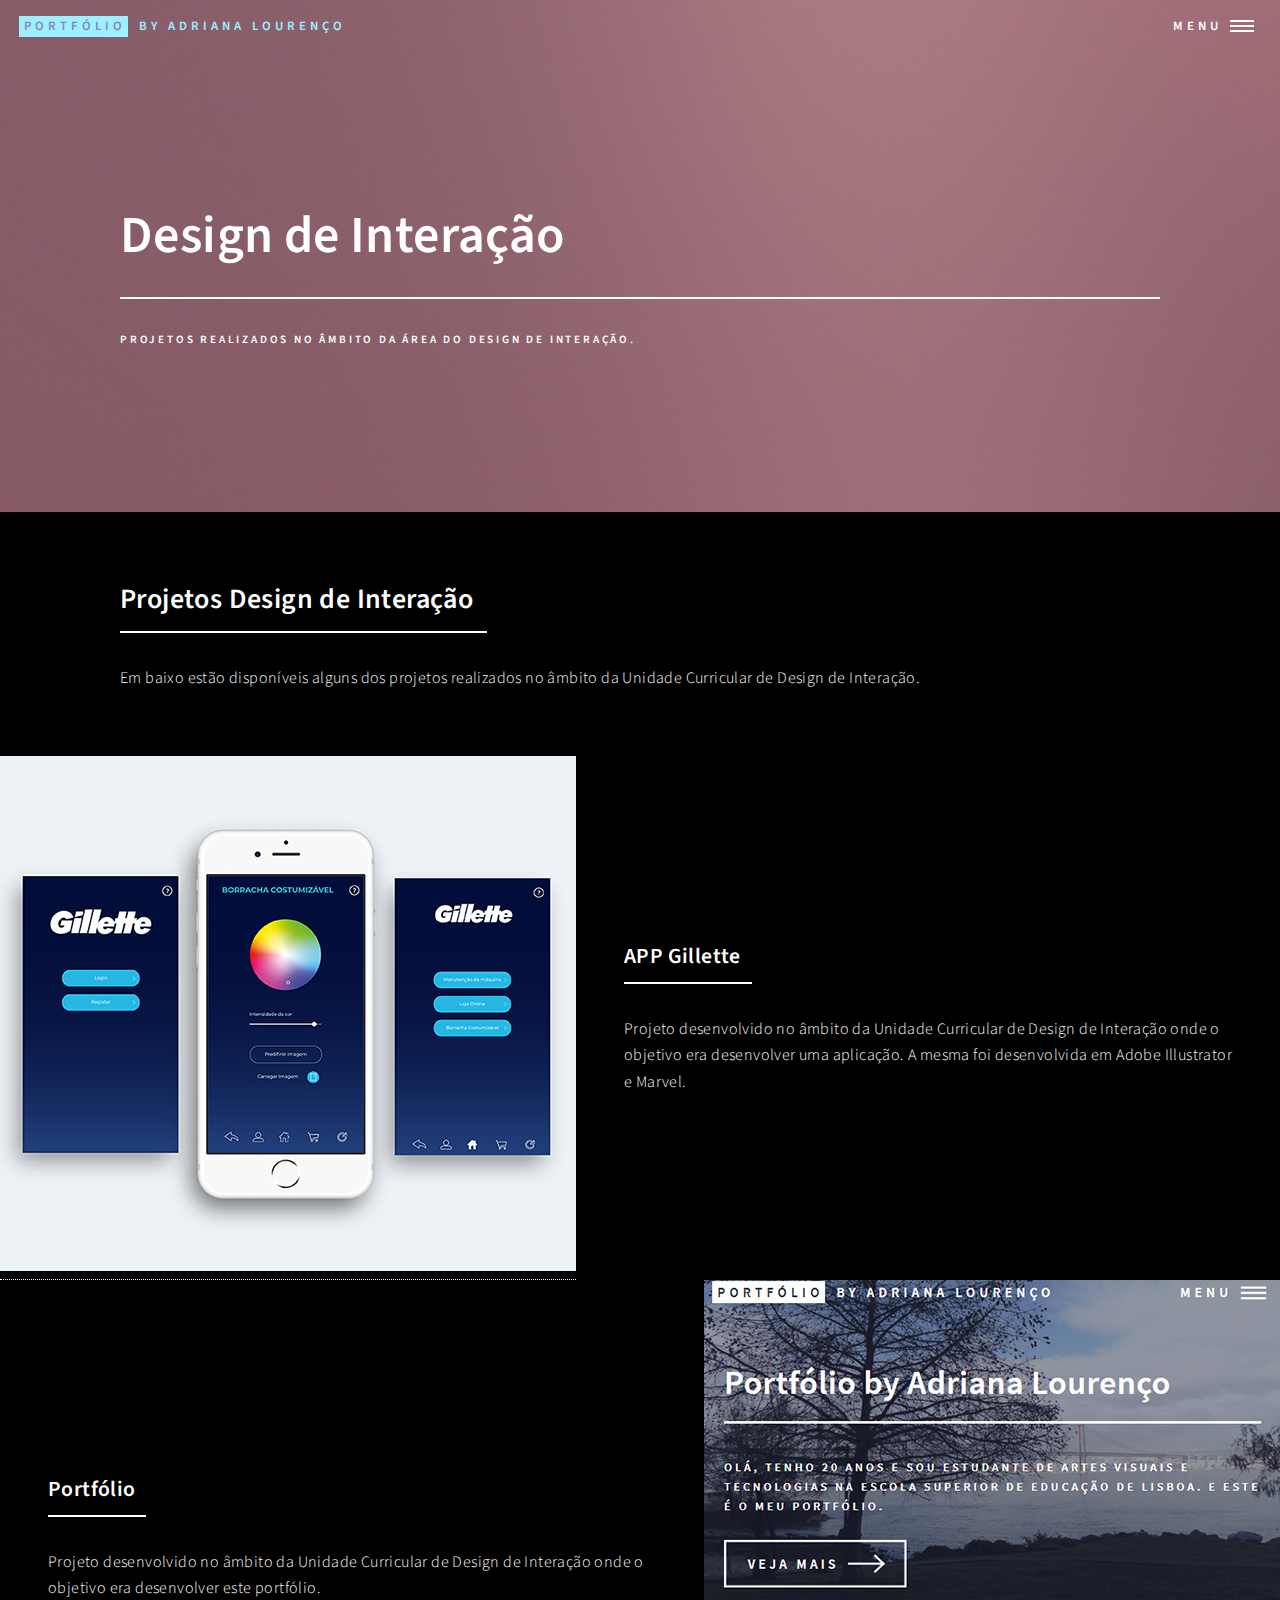
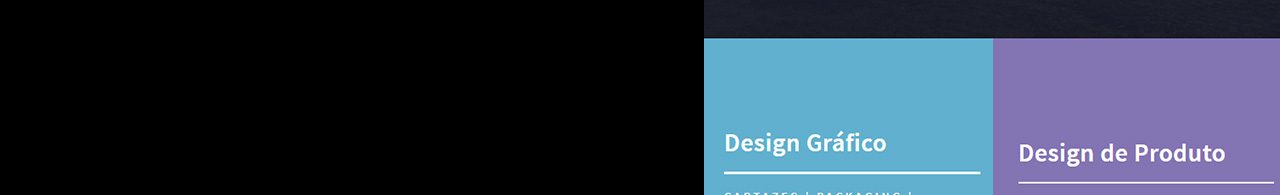
<file: di.html>
<!DOCTYPE HTML>
<!--
	Forty by HTML5 UP
	html5up.net | @ajlkn
	Free for personal and commercial use under the CCA 3.0 license (html5up.net/license)
-->
<html>
	<head>
		<title>Portfólio Adriana Lourenço</title>
		<meta charset="utf-8" />
		<meta name="viewport" content="width=device-width, initial-scale=1, user-scalable=no" />
		<link rel="stylesheet" href="assets/css/main.css" />
				<link rel="stylesheet" href="assets/css/meu.css" />
		<noscript><link rel="stylesheet" href="assets/css/noscript.css" /></noscript>
	</head>
	<body class="is-preload">

		<!-- Wrapper -->
			<div id="wrapper">

				<!-- Header -->
				<!-- Note: The "styleN" class below should match that of the banner element. -->
					<header id="header" class="alt style2">
						<a href="index.html" class="logo"><strong>Portfólio</strong> <span>by Adriana Lourenço</span></a>
						<nav>
							<a href="#menu">Menu</a>
						</nav>
					</header>

				<!-- Menu -->
					<nav id="menu">
						<ul class="links">
							<li><a href="index.html">Página inicial</a></li>
							<li><a href="curriculo.html">Currículo</a></li>
						</ul>
						<ul class="actions stacked">
							<li><a href="#" class="button primary fit">Vamos começar</a></li>
						</ul>
					</nav>

				<!-- Banner -->
				<!-- Note: The "styleN" class below should match that of the header element. -->
					<section id="banner" class="style4">
						<div class="inner">
							<span class="image">
								<img src="images/pic07.jpg" alt="" />
							</span>
							<header class="major">
								<h1>Design de Interação</h1>
							</header>
							<div class="content">
								<p>Projetos realizados no âmbito da área do Design de Interação.</p>
							</div>
						</div>
					</section>

				<!-- Main -->
					<div id="main">

						<!-- One -->
							<section id="one">
								<div class="inner">
									<header class="major">
										<h2>Projetos Design de Interação</h2>
									</header>
									<p>Em baixo estão disponíveis alguns dos projetos realizados no âmbito da Unidade Curricular de Design de Interação.</p>
								</div>
							</section>

						<!-- Two -->
							<section id="two" class="spotlights">
								<section>
									<a href="generic.html" class="Organização_imagens">
										<img src="images/appg.jpg" alt="" data-position="center center" />
									</a>
									<div class="content">
										<div class="inner">
											<header class="major">
												<h3>APP Gillette</h3>
											</header>
											<p>Projeto desenvolvido no âmbito da Unidade Curricular de Design de Interação onde o objetivo era desenvolver uma aplicação. A mesma foi desenvolvida em Adobe Illustrator e Marvel.</p>

										</div>
									</div>
								</section>
								<section>
									<a href="generic.html" class="image">
										<img src="images/portfolio2.jpg" alt="" data-position="top center" />
									</a>
									<div class="content">
										<div class="inner">
											<header class="major">
												<h3>Portfólio</h3>
											</header>
											<p>Projeto desenvolvido no âmbito da Unidade Curricular de Design de Interação onde o objetivo era desenvolver este portfólio. </p>

										</div>
									</div>
								</section>

					</div>


		<!-- Scripts -->
			<script src="assets/js/jquery.min.js"></script>
			<script src="assets/js/jquery.scrolly.min.js"></script>
			<script src="assets/js/jquery.scrollex.min.js"></script>
			<script src="assets/js/browser.min.js"></script>
			<script src="assets/js/breakpoints.min.js"></script>
			<script src="assets/js/util.js"></script>
			<script src="assets/js/main.js"></script>

	</body>
</html>
</file>
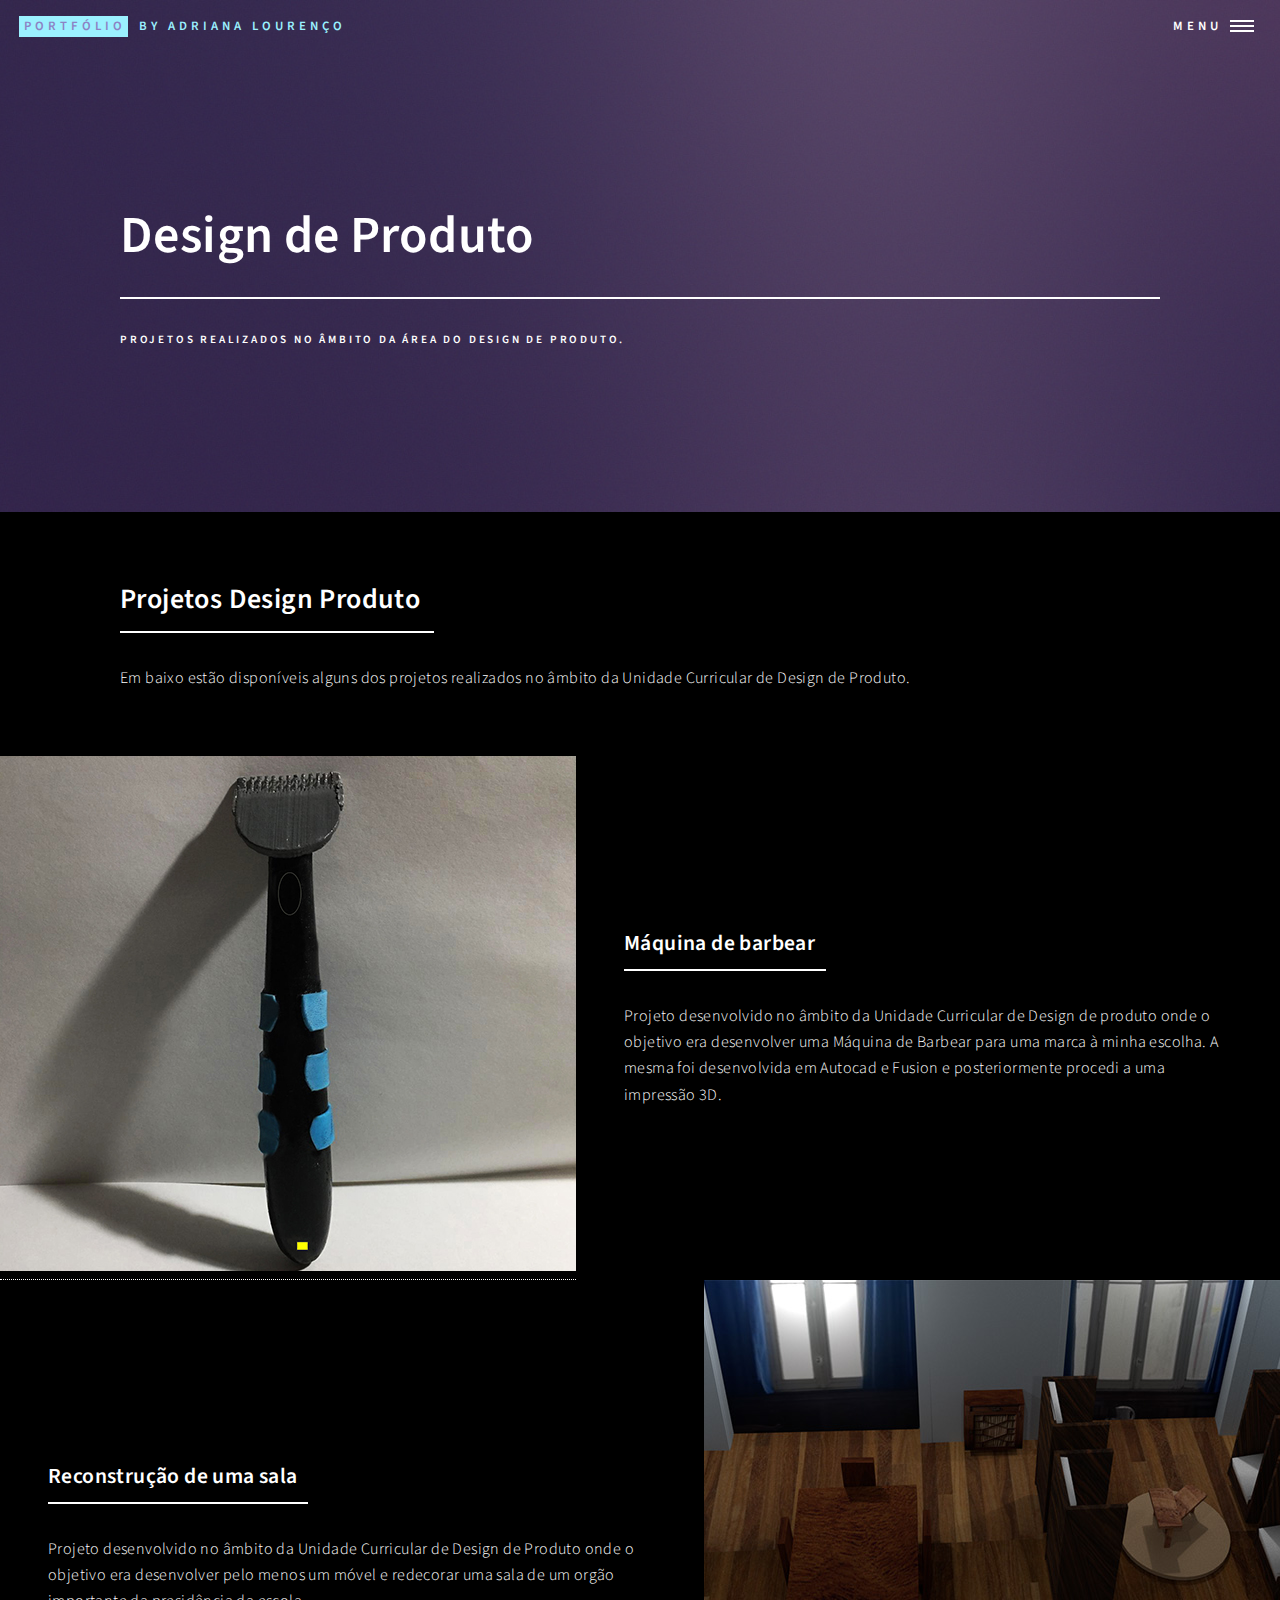
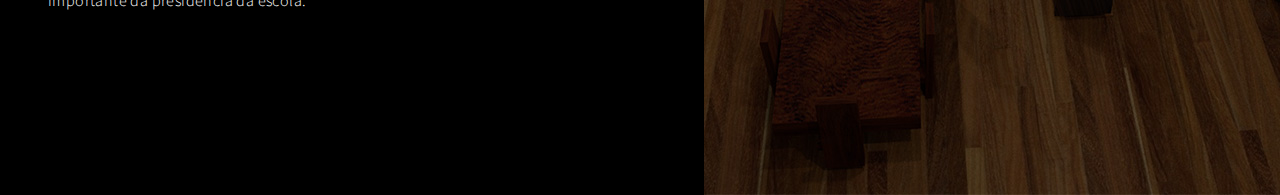
<file: dp.html>
<!DOCTYPE HTML>
<!--
	Forty by HTML5 UP
	html5up.net | @ajlkn
	Free for personal and commercial use under the CCA 3.0 license (html5up.net/license)
-->
<html>
	<head>
		<title>Portfólio by Adriana lourenço</title>
		<meta charset="utf-8" />
		<meta name="viewport" content="width=device-width, initial-scale=1, user-scalable=no" />
		<link rel="stylesheet" href="assets/css/main.css" />
				<link rel="stylesheet" href="assets/css/meu.css" />
		<noscript><link rel="stylesheet" href="assets/css/noscript.css" /></noscript>
	</head>
	<body class="is-preload">

		<!-- Wrapper -->
			<div id="wrapper">

				<!-- Header -->
				<!-- Note: The "styleN" class below should match that of the banner element. -->
					<header id="header" class="alt style2">
						<a href="index.html" class="logo"><strong>Portfólio</strong> <span>by Adriana Lourenço</span></a>
						<nav>
							<a href="#menu">Menu</a>
						</nav>
					</header>

				<!-- Menu -->
					<nav id="menu">
						<ul class="links">
							<li><a href="index.html">Página inicial</a></li>
							<li><a href="curriculo.html">Currículo</a></li>
						</ul>
						<ul class="actions stacked">
							<li><a href="#" class="button primary fit">Vamos começar</a></li>

						</ul>
					</nav>

				<!-- Banner -->
				<!-- Note: The "styleN" class below should match that of the header element. -->
					<section id="banner" class="style3">
						<div class="inner">
							<span class="image">
								<img src="images/pic07.jpg" alt="" />
							</span>
							<header class="major">
								<h1>Design de Produto</h1>
							</header>
							<div class="content">
								<p>Projetos realizados no âmbito da área do Design de Produto.</p>
							</div>
						</div>
					</section>

				<!-- Main -->
					<div id="main">

						<!-- One -->
							<section id="one">
								<div class="inner">
									<header class="major">
										<h2>Projetos Design Produto</h2>
									</header>
									<p>Em baixo estão disponíveis alguns dos projetos realizados no âmbito da Unidade Curricular de Design de Produto.</p>
								</div>
							</section>

						<!-- Two -->
							<section id="two" class="spotlights">
								<section>
									<a href="generic.html" class="Organização_imagens">
										<img src="images/barbear.jpg" alt="" data-position="center center" />
									</a>
									<div class="content">
										<div class="inner">
											<header class="major">
												<h3>Máquina de barbear</h3>
											</header>
											<p>Projeto desenvolvido no âmbito da Unidade Curricular de Design de produto onde o objetivo era desenvolver uma Máquina de Barbear para uma marca à minha escolha. A mesma foi desenvolvida em Autocad e Fusion e posteriormente procedi a uma impressão 3D.</p>

										</div>
									</div>
								</section>
								<section>
									<a href="generic.html" class="image">
										<img src="images/movelproduto.jpg" alt="" data-position="top center" />
									</a>
									<div class="content">
										<div class="inner">
											<header class="major">
												<h3>Reconstrução de uma sala</h3>

											</header>
											<p>Projeto desenvolvido no âmbito da Unidade Curricular de Design de Produto onde o objetivo era desenvolver pelo menos um móvel e redecorar uma sala de um orgão importante da presidência da escola.</p>


								</section>
							</section>

			</div>

		<!-- Scripts -->
			<script src="assets/js/jquery.min.js"></script>
			<script src="assets/js/jquery.scrolly.min.js"></script>
			<script src="assets/js/jquery.scrollex.min.js"></script>
			<script src="assets/js/browser.min.js"></script>
			<script src="assets/js/breakpoints.min.js"></script>
			<script src="assets/js/util.js"></script>
			<script src="assets/js/main.js"></script>

	</body>
</html>
</file>
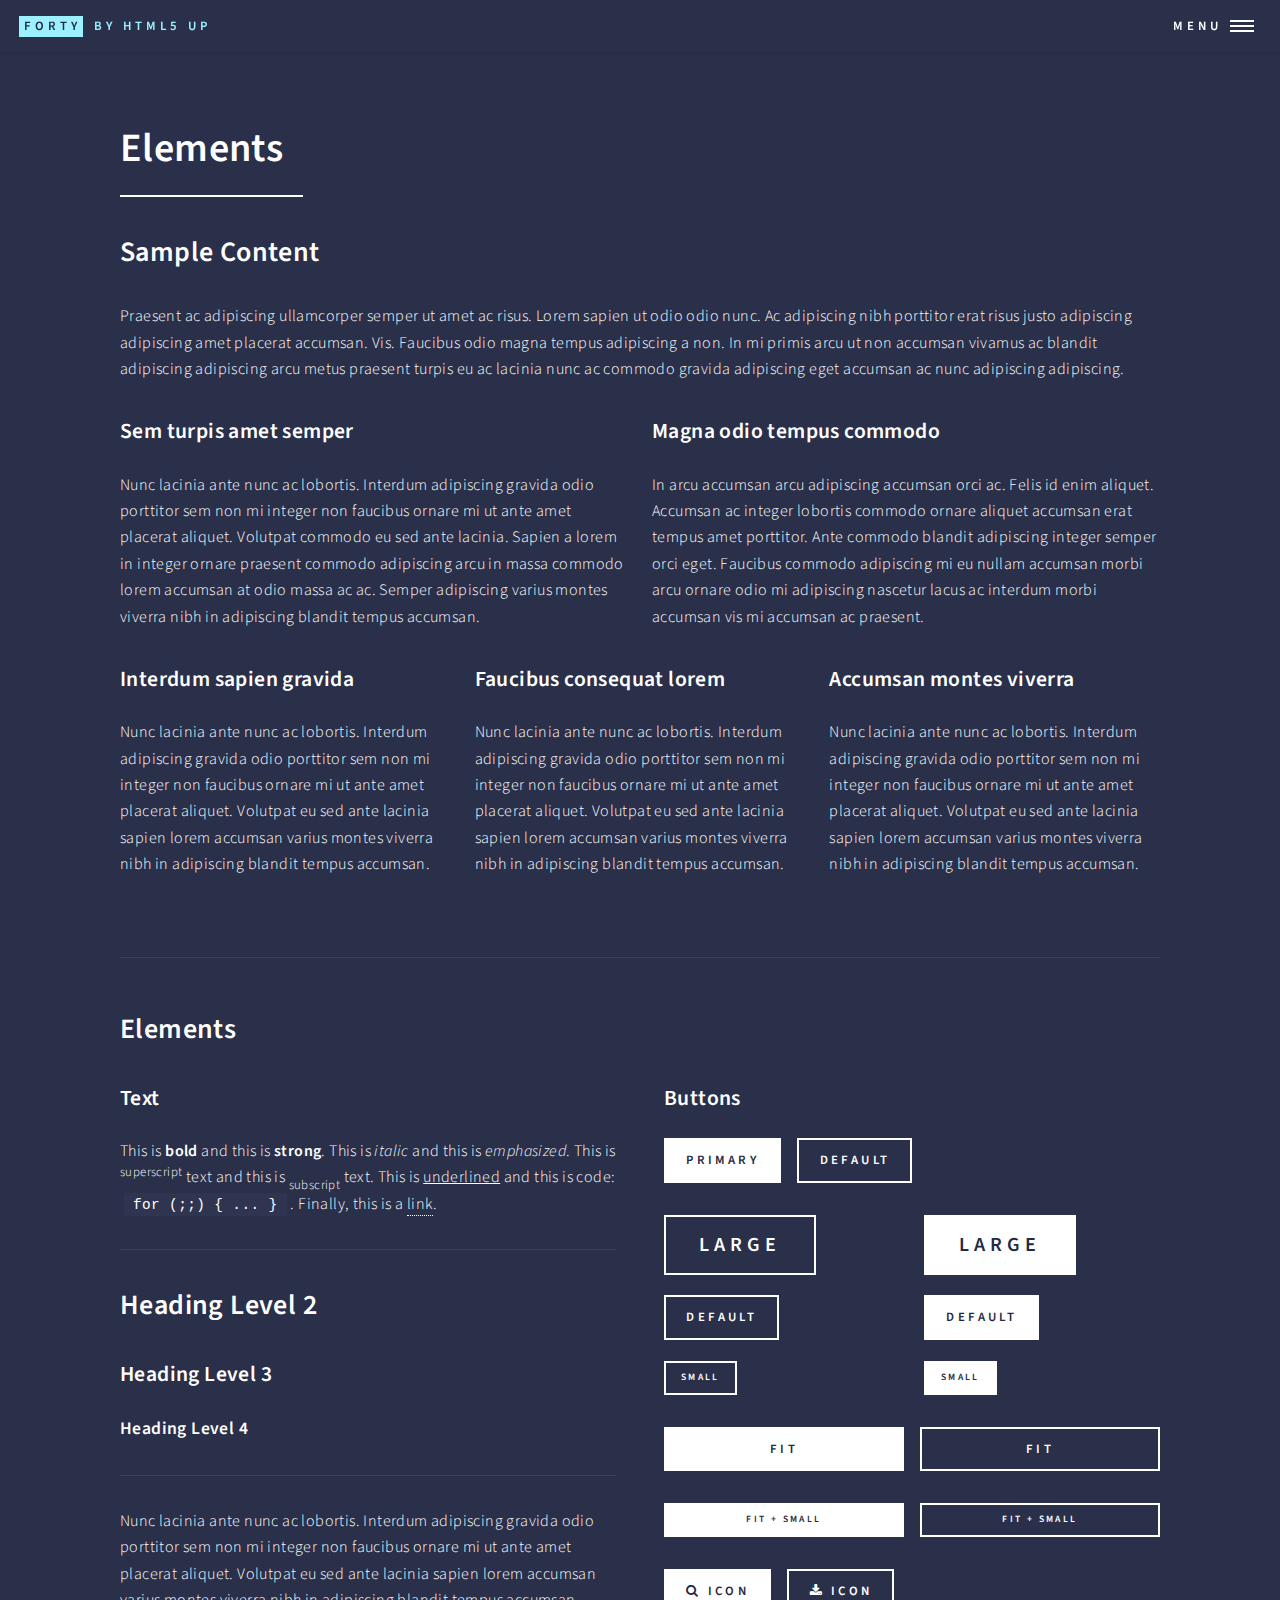
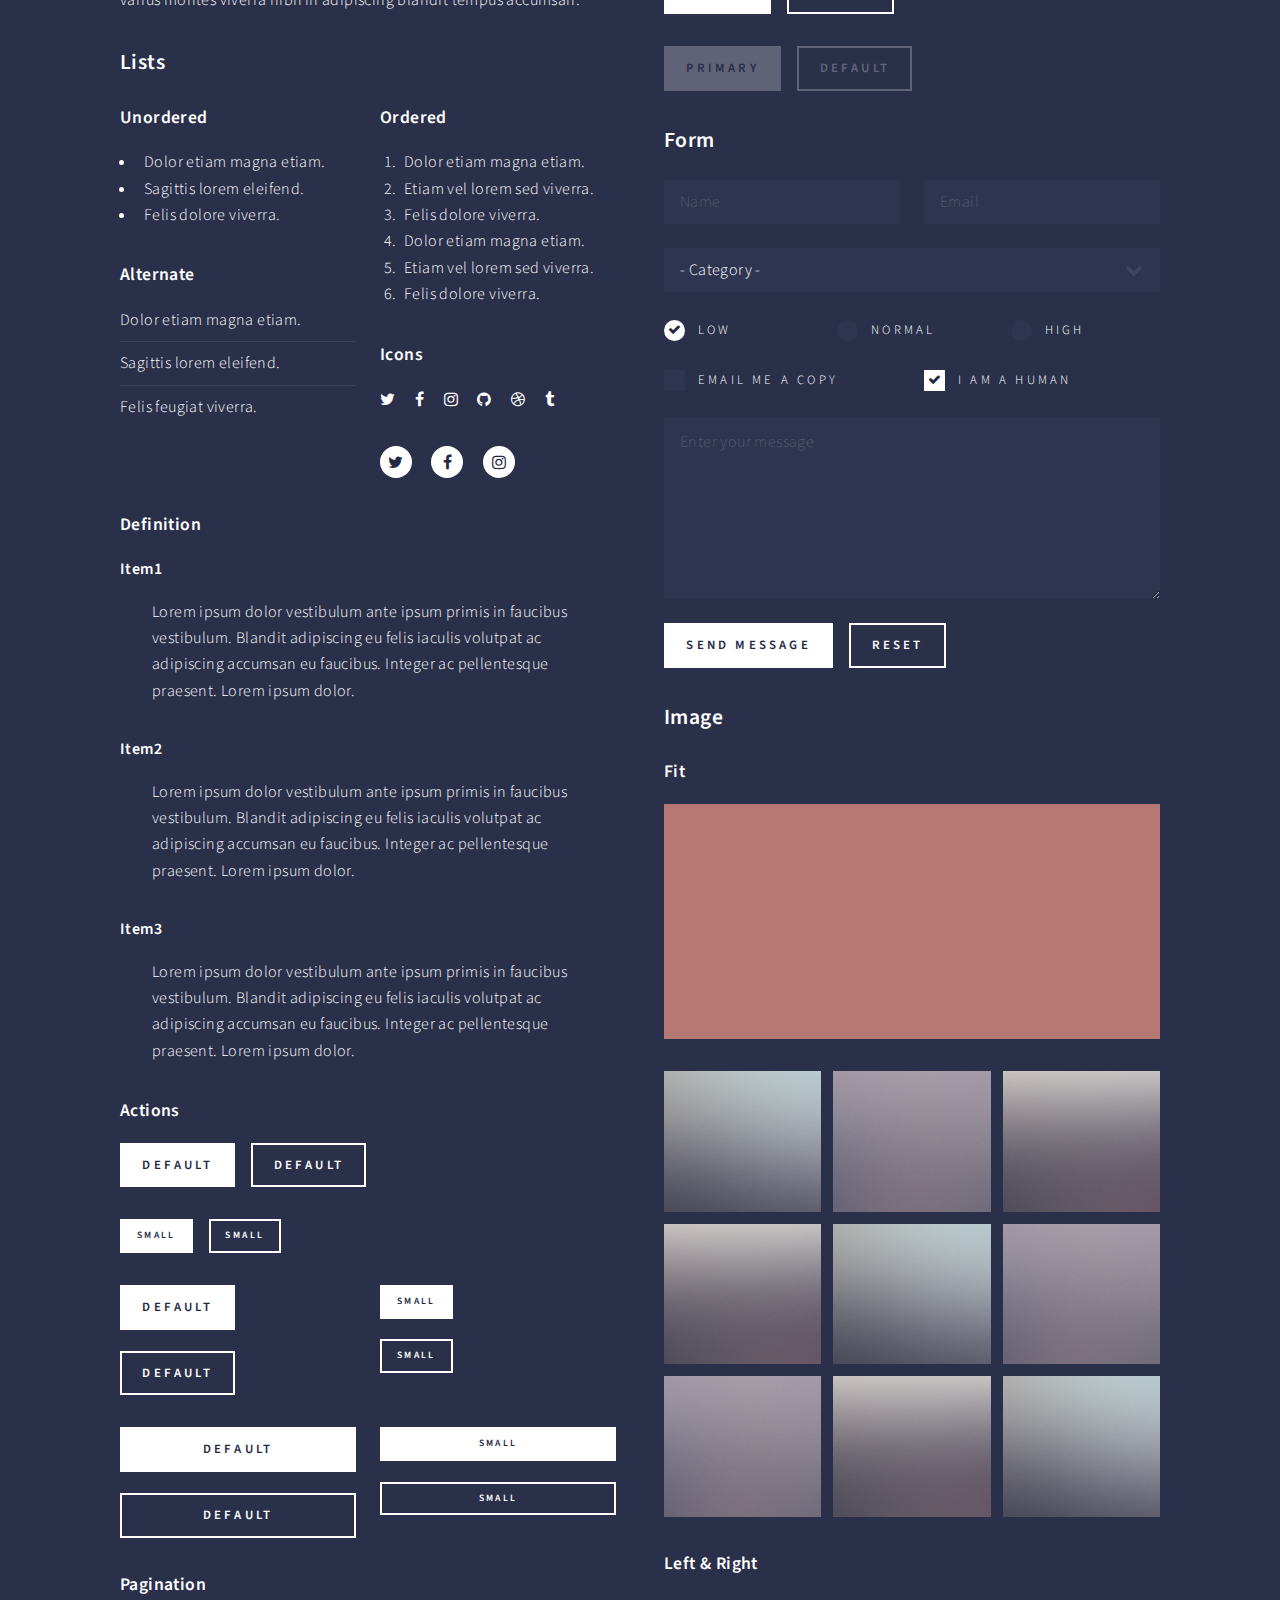
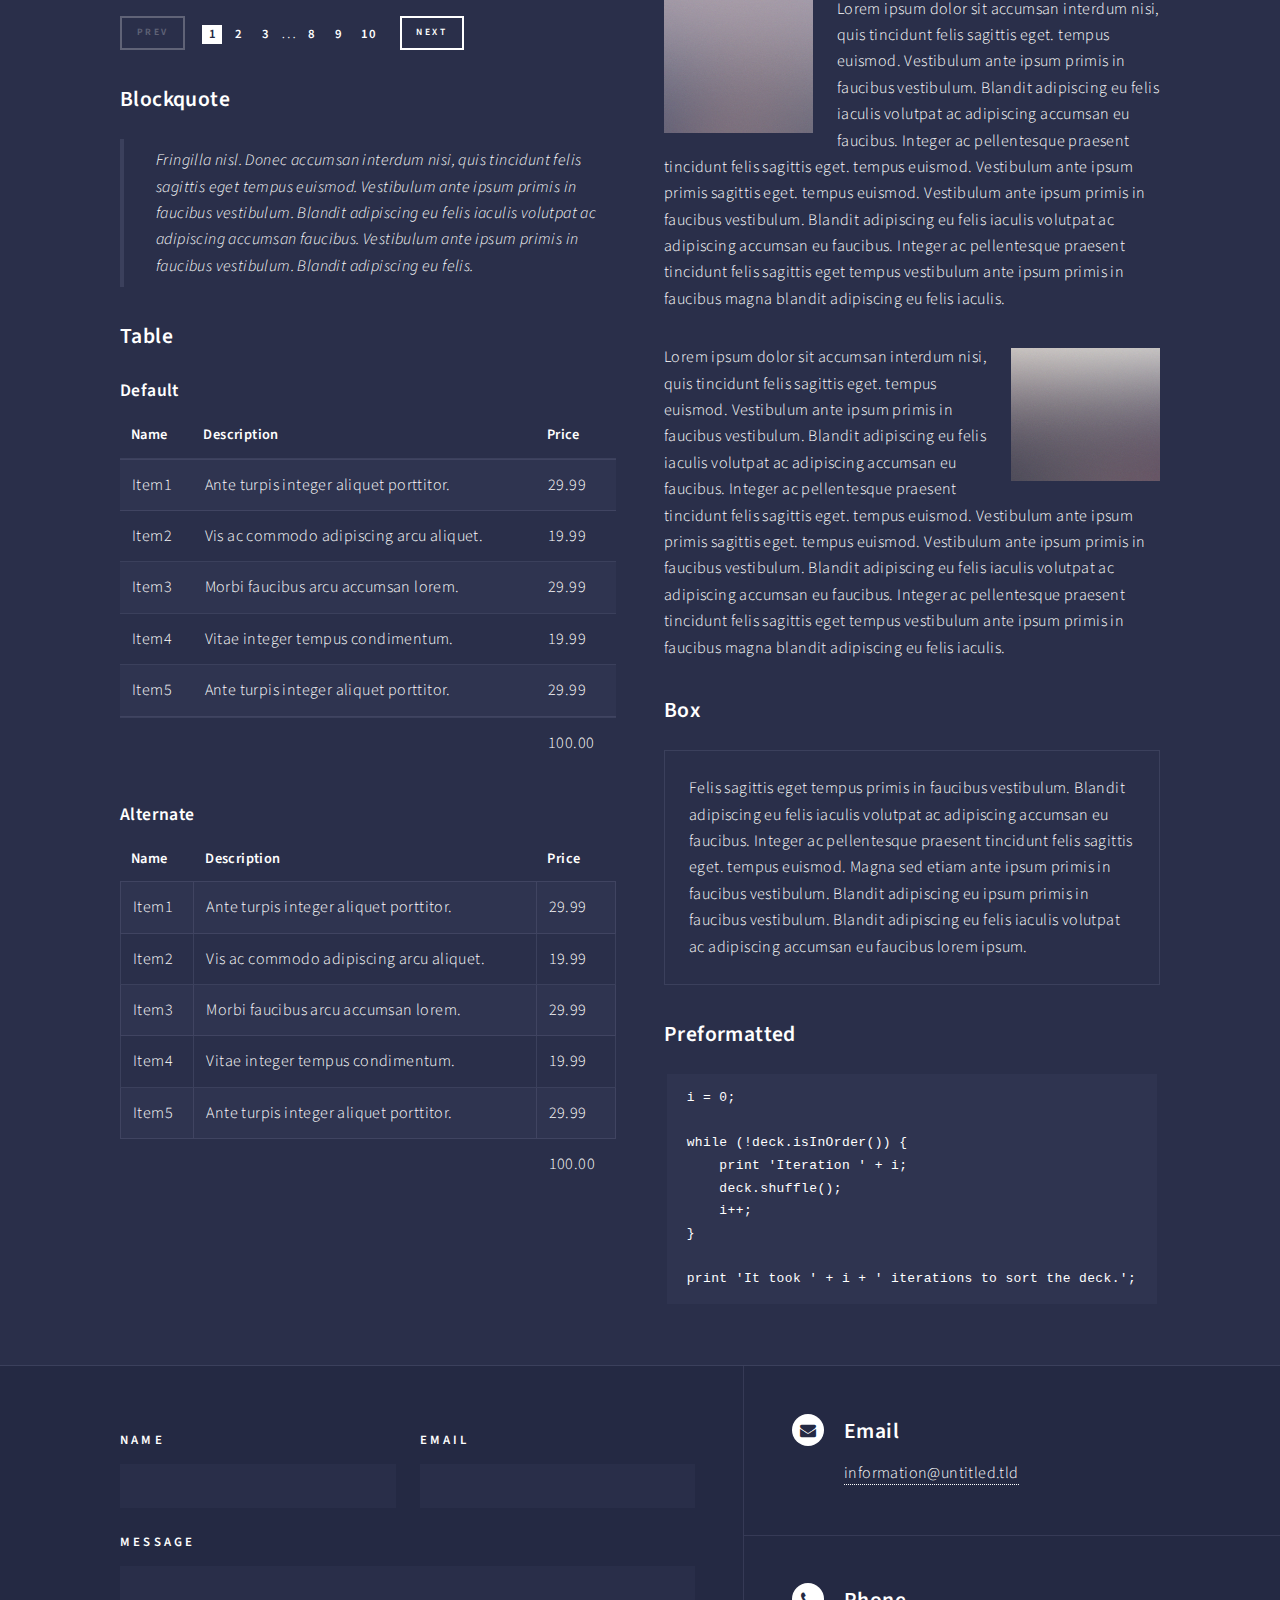
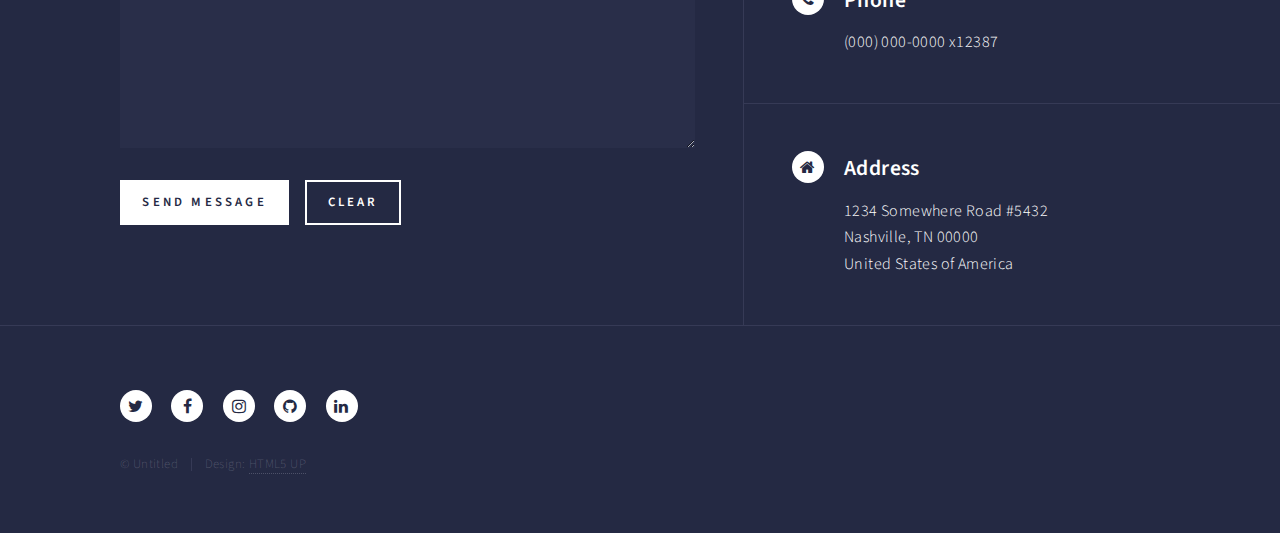
<file: elements.html>
<!DOCTYPE HTML>
<!--
	Forty by HTML5 UP
	html5up.net | @ajlkn
	Free for personal and commercial use under the CCA 3.0 license (html5up.net/license)
-->
<html>
	<head>
		<title>Elements - Forty by HTML5 UP</title>
		<meta charset="utf-8" />
		<meta name="viewport" content="width=device-width, initial-scale=1, user-scalable=no" />
		<link rel="stylesheet" href="assets/css/main.css" />
		<noscript><link rel="stylesheet" href="assets/css/noscript.css" /></noscript>
	</head>
	<body class="is-preload">

		<!-- Wrapper -->
			<div id="wrapper">

				<!-- Header -->
					<header id="header">
						<a href="index.html" class="logo"><strong>Forty</strong> <span>by HTML5 UP</span></a>
						<nav>
							<a href="#menu">Menu</a>
						</nav>
					</header>

				<!-- Menu -->
					<nav id="menu">
						<ul class="links">
							<li><a href="index.html">Home</a></li>
							<li><a href="landing.html">Landing</a></li>
							<li><a href="generic.html">Generic</a></li>
							<li><a href="elements.html">Elements</a></li>
						</ul>
						<ul class="actions stacked">
							<li><a href="#" class="button primary fit">Get Started</a></li>
							<li><a href="#" class="button fit">Log In</a></li>
						</ul>
					</nav>

				<!-- Main -->
					<div id="main" class="alt">

						<!-- One -->
							<section id="one">
								<div class="inner">
									<header class="major">
										<h1>Elements</h1>
									</header>

									<!-- Content -->
										<h2 id="content">Sample Content</h2>
										<p>Praesent ac adipiscing ullamcorper semper ut amet ac risus. Lorem sapien ut odio odio nunc. Ac adipiscing nibh porttitor erat risus justo adipiscing adipiscing amet placerat accumsan. Vis. Faucibus odio magna tempus adipiscing a non. In mi primis arcu ut non accumsan vivamus ac blandit adipiscing adipiscing arcu metus praesent turpis eu ac lacinia nunc ac commodo gravida adipiscing eget accumsan ac nunc adipiscing adipiscing.</p>
										<div class="row">
											<div class="col-6 col-12-small">
												<h3>Sem turpis amet semper</h3>
												<p>Nunc lacinia ante nunc ac lobortis. Interdum adipiscing gravida odio porttitor sem non mi integer non faucibus ornare mi ut ante amet placerat aliquet. Volutpat commodo eu sed ante lacinia. Sapien a lorem in integer ornare praesent commodo adipiscing arcu in massa commodo lorem accumsan at odio massa ac ac. Semper adipiscing varius montes viverra nibh in adipiscing blandit tempus accumsan.</p>
											</div>
											<div class="col-6 col-12-small">
												<h3>Magna odio tempus commodo</h3>
												<p>In arcu accumsan arcu adipiscing accumsan orci ac. Felis id enim aliquet. Accumsan ac integer lobortis commodo ornare aliquet accumsan erat tempus amet porttitor. Ante commodo blandit adipiscing integer semper orci eget. Faucibus commodo adipiscing mi eu nullam accumsan morbi arcu ornare odio mi adipiscing nascetur lacus ac interdum morbi accumsan vis mi accumsan ac praesent.</p>
											</div>
											<!-- Break -->
											<div class="col-4 col-12-medium">
												<h3>Interdum sapien gravida</h3>
												<p>Nunc lacinia ante nunc ac lobortis. Interdum adipiscing gravida odio porttitor sem non mi integer non faucibus ornare mi ut ante amet placerat aliquet. Volutpat eu sed ante lacinia sapien lorem accumsan varius montes viverra nibh in adipiscing blandit tempus accumsan.</p>
											</div>
											<div class="col-4 col-12-medium">
												<h3>Faucibus consequat lorem</h3>
												<p>Nunc lacinia ante nunc ac lobortis. Interdum adipiscing gravida odio porttitor sem non mi integer non faucibus ornare mi ut ante amet placerat aliquet. Volutpat eu sed ante lacinia sapien lorem accumsan varius montes viverra nibh in adipiscing blandit tempus accumsan.</p>
											</div>
											<div class="col-4 col-12-medium">
												<h3>Accumsan montes viverra</h3>
												<p>Nunc lacinia ante nunc ac lobortis. Interdum adipiscing gravida odio porttitor sem non mi integer non faucibus ornare mi ut ante amet placerat aliquet. Volutpat eu sed ante lacinia sapien lorem accumsan varius montes viverra nibh in adipiscing blandit tempus accumsan.</p>
											</div>
										</div>

									<hr class="major" />

									<!-- Elements -->
										<h2 id="elements">Elements</h2>
										<div class="row gtr-200">
											<div class="col-6 col-12-medium">

												<!-- Text stuff -->
													<h3>Text</h3>
													<p>This is <b>bold</b> and this is <strong>strong</strong>. This is <i>italic</i> and this is <em>emphasized</em>.
													This is <sup>superscript</sup> text and this is <sub>subscript</sub> text.
													This is <u>underlined</u> and this is code: <code>for (;;) { ... }</code>.
													Finally, this is a <a href="#">link</a>.</p>
													<hr />
													<h2>Heading Level 2</h2>
													<h3>Heading Level 3</h3>
													<h4>Heading Level 4</h4>
													<hr />
													<p>Nunc lacinia ante nunc ac lobortis. Interdum adipiscing gravida odio porttitor sem non mi integer non faucibus ornare mi ut ante amet placerat aliquet. Volutpat eu sed ante lacinia sapien lorem accumsan varius montes viverra nibh in adipiscing blandit tempus accumsan.</p>

												<!-- Lists -->
													<h3>Lists</h3>
													<div class="row">
														<div class="col-6 col-12-small">

															<h4>Unordered</h4>
															<ul>
																<li>Dolor etiam magna etiam.</li>
																<li>Sagittis lorem eleifend.</li>
																<li>Felis dolore viverra.</li>
															</ul>

															<h4>Alternate</h4>
															<ul class="alt">
																<li>Dolor etiam magna etiam.</li>
																<li>Sagittis lorem eleifend.</li>
																<li>Felis feugiat viverra.</li>
															</ul>

														</div>
														<div class="col-6 col-12-small">

															<h4>Ordered</h4>
															<ol>
																<li>Dolor etiam magna etiam.</li>
																<li>Etiam vel lorem sed viverra.</li>
																<li>Felis dolore viverra.</li>
																<li>Dolor etiam magna etiam.</li>
																<li>Etiam vel lorem sed viverra.</li>
																<li>Felis dolore viverra.</li>
															</ol>

															<h4>Icons</h4>
															<ul class="icons">
																<li><a href="#" class="icon fa-twitter"><span class="label">Twitter</span></a></li>
																<li><a href="#" class="icon fa-facebook"><span class="label">Facebook</span></a></li>
																<li><a href="#" class="icon fa-instagram"><span class="label">Instagram</span></a></li>
																<li><a href="#" class="icon fa-github"><span class="label">Github</span></a></li>
																<li><a href="#" class="icon fa-dribbble"><span class="label">Dribbble</span></a></li>
																<li><a href="#" class="icon fa-tumblr"><span class="label">Tumblr</span></a></li>
															</ul>
															<ul class="icons">
																<li><a href="#" class="icon alt fa-twitter"><span class="label">Twitter</span></a></li>
																<li><a href="#" class="icon alt fa-facebook"><span class="label">Facebook</span></a></li>
																<li><a href="#" class="icon alt fa-instagram"><span class="label">Instagram</span></a></li>
															</ul>

														</div>
													</div>
													<h4>Definition</h4>
													<dl>
														<dt>Item1</dt>
														<dd>
															<p>Lorem ipsum dolor vestibulum ante ipsum primis in faucibus vestibulum. Blandit adipiscing eu felis iaculis volutpat ac adipiscing accumsan eu faucibus. Integer ac pellentesque praesent. Lorem ipsum dolor.</p>
														</dd>
														<dt>Item2</dt>
														<dd>
															<p>Lorem ipsum dolor vestibulum ante ipsum primis in faucibus vestibulum. Blandit adipiscing eu felis iaculis volutpat ac adipiscing accumsan eu faucibus. Integer ac pellentesque praesent. Lorem ipsum dolor.</p>
														</dd>
														<dt>Item3</dt>
														<dd>
															<p>Lorem ipsum dolor vestibulum ante ipsum primis in faucibus vestibulum. Blandit adipiscing eu felis iaculis volutpat ac adipiscing accumsan eu faucibus. Integer ac pellentesque praesent. Lorem ipsum dolor.</p>
														</dd>
													</dl>

													<h4>Actions</h4>
													<ul class="actions">
														<li><a href="#" class="button primary">Default</a></li>
														<li><a href="#" class="button">Default</a></li>
													</ul>
													<ul class="actions small">
														<li><a href="#" class="button primary small">Small</a></li>
														<li><a href="#" class="button small">Small</a></li>
													</ul>
													<div class="row">
														<div class="col-6 col-12-small">
															<ul class="actions stacked">
																<li><a href="#" class="button primary">Default</a></li>
																<li><a href="#" class="button">Default</a></li>
															</ul>
														</div>
														<div class="col-6 col-12-small">
															<ul class="actions stacked">
																<li><a href="#" class="button primary small">Small</a></li>
																<li><a href="#" class="button small">Small</a></li>
															</ul>
														</div>
														<div class="col-6 col-12-small">
															<ul class="actions stacked">
																<li><a href="#" class="button primary fit">Default</a></li>
																<li><a href="#" class="button fit">Default</a></li>
															</ul>
														</div>
														<div class="col-6 col-12-small">
															<ul class="actions stacked">
																<li><a href="#" class="button primary small fit">Small</a></li>
																<li><a href="#" class="button small fit">Small</a></li>
															</ul>
														</div>
													</div>

													<h4>Pagination</h4>
													<ul class="pagination">
														<li><span class="button small disabled">Prev</span></li>
														<li><a href="#" class="page active">1</a></li>
														<li><a href="#" class="page">2</a></li>
														<li><a href="#" class="page">3</a></li>
														<li><span>&hellip;</span></li>
														<li><a href="#" class="page">8</a></li>
														<li><a href="#" class="page">9</a></li>
														<li><a href="#" class="page">10</a></li>
														<li><a href="#" class="button small">Next</a></li>
													</ul>

												<!-- Blockquote -->
													<h3>Blockquote</h3>
													<blockquote>Fringilla nisl. Donec accumsan interdum nisi, quis tincidunt felis sagittis eget tempus euismod. Vestibulum ante ipsum primis in faucibus vestibulum. Blandit adipiscing eu felis iaculis volutpat ac adipiscing accumsan faucibus. Vestibulum ante ipsum primis in faucibus vestibulum. Blandit adipiscing eu felis.</blockquote>

												<!-- Table -->
													<h3>Table</h3>

													<h4>Default</h4>
													<div class="table-wrapper">
														<table>
															<thead>
																<tr>
																	<th>Name</th>
																	<th>Description</th>
																	<th>Price</th>
																</tr>
															</thead>
															<tbody>
																<tr>
																	<td>Item1</td>
																	<td>Ante turpis integer aliquet porttitor.</td>
																	<td>29.99</td>
																</tr>
																<tr>
																	<td>Item2</td>
																	<td>Vis ac commodo adipiscing arcu aliquet.</td>
																	<td>19.99</td>
																</tr>
																<tr>
																	<td>Item3</td>
																	<td> Morbi faucibus arcu accumsan lorem.</td>
																	<td>29.99</td>
																</tr>
																<tr>
																	<td>Item4</td>
																	<td>Vitae integer tempus condimentum.</td>
																	<td>19.99</td>
																</tr>
																<tr>
																	<td>Item5</td>
																	<td>Ante turpis integer aliquet porttitor.</td>
																	<td>29.99</td>
																</tr>
															</tbody>
															<tfoot>
																<tr>
																	<td colspan="2"></td>
																	<td>100.00</td>
																</tr>
															</tfoot>
														</table>
													</div>

													<h4>Alternate</h4>
													<div class="table-wrapper">
														<table class="alt">
															<thead>
																<tr>
																	<th>Name</th>
																	<th>Description</th>
																	<th>Price</th>
																</tr>
															</thead>
															<tbody>
																<tr>
																	<td>Item1</td>
																	<td>Ante turpis integer aliquet porttitor.</td>
																	<td>29.99</td>
																</tr>
																<tr>
																	<td>Item2</td>
																	<td>Vis ac commodo adipiscing arcu aliquet.</td>
																	<td>19.99</td>
																</tr>
																<tr>
																	<td>Item3</td>
																	<td> Morbi faucibus arcu accumsan lorem.</td>
																	<td>29.99</td>
																</tr>
																<tr>
																	<td>Item4</td>
																	<td>Vitae integer tempus condimentum.</td>
																	<td>19.99</td>
																</tr>
																<tr>
																	<td>Item5</td>
																	<td>Ante turpis integer aliquet porttitor.</td>
																	<td>29.99</td>
																</tr>
															</tbody>
															<tfoot>
																<tr>
																	<td colspan="2"></td>
																	<td>100.00</td>
																</tr>
															</tfoot>
														</table>
													</div>

											</div>
											<div class="col-6 col-12-medium">

												<!-- Buttons -->
													<h3>Buttons</h3>
													<ul class="actions">
														<li><a href="#" class="button primary">Primary</a></li>
														<li><a href="#" class="button">Default</a></li>
													</ul>
													<div class="row">
														<div class="col-6 col-12-xsmall">
															<ul class="actions stacked">
																<li><a href="#" class="button large">Large</a></li>
																<li><a href="#" class="button">Default</a></li>
																<li><a href="#" class="button small">Small</a></li>
															</ul>
														</div>
														<div class="col-6 col-12-xsmall">
															<ul class="actions stacked">
																<li><a href="#" class="button primary large">Large</a></li>
																<li><a href="#" class="button primary">Default</a></li>
																<li><a href="#" class="button primary small">Small</a></li>
															</ul>
														</div>
													</div>
													<ul class="actions fit">
														<li><a href="#" class="button primary fit">Fit</a></li>
														<li><a href="#" class="button fit">Fit</a></li>
													</ul>
													<ul class="actions fit small">
														<li><a href="#" class="button primary fit small">Fit + Small</a></li>
														<li><a href="#" class="button fit small">Fit + Small</a></li>
													</ul>
													<ul class="actions">
														<li><a href="#" class="button primary icon fa-search">Icon</a></li>
														<li><a href="#" class="button icon fa-download">Icon</a></li>
													</ul>
													<ul class="actions">
														<li><span class="button primary disabled">Primary</span></li>
														<li><span class="button disabled">Default</span></li>
													</ul>

												<!-- Form -->
													<h3>Form</h3>

													<form method="post" action="#">
														<div class="row gtr-uniform">
															<div class="col-6 col-12-xsmall">
																<input type="text" name="demo-name" id="demo-name" value="" placeholder="Name" />
															</div>
															<div class="col-6 col-12-xsmall">
																<input type="email" name="demo-email" id="demo-email" value="" placeholder="Email" />
															</div>
															<!-- Break -->
															<div class="col-12">
																<select name="demo-category" id="demo-category">
																	<option value="">- Category -</option>
																	<option value="1">Manufacturing</option>
																	<option value="1">Shipping</option>
																	<option value="1">Administration</option>
																	<option value="1">Human Resources</option>
																</select>
															</div>
															<!-- Break -->
															<div class="col-4 col-12-small">
																<input type="radio" id="demo-priority-low" name="demo-priority" checked>
																<label for="demo-priority-low">Low</label>
															</div>
															<div class="col-4 col-12-small">
																<input type="radio" id="demo-priority-normal" name="demo-priority">
																<label for="demo-priority-normal">Normal</label>
															</div>
															<div class="col-4 col-12-small">
																<input type="radio" id="demo-priority-high" name="demo-priority">
																<label for="demo-priority-high">High</label>
															</div>
															<!-- Break -->
															<div class="col-6 col-12-small">
																<input type="checkbox" id="demo-copy" name="demo-copy">
																<label for="demo-copy">Email me a copy</label>
															</div>
															<div class="col-6 col-12-small">
																<input type="checkbox" id="demo-human" name="demo-human" checked>
																<label for="demo-human">I am a human</label>
															</div>
															<!-- Break -->
															<div class="col-12">
																<textarea name="demo-message" id="demo-message" placeholder="Enter your message" rows="6"></textarea>
															</div>
															<!-- Break -->
															<div class="col-12">
																<ul class="actions">
																	<li><input type="submit" value="Send Message" class="primary" /></li>
																	<li><input type="reset" value="Reset" /></li>
																</ul>
															</div>
														</div>
													</form>

												<!-- Image -->
													<h3>Image</h3>

													<h4>Fit</h4>
													<span class="image fit"><img src="images/pic03.jpg" alt="" /></span>
													<div class="box alt">
														<div class="row gtr-50 gtr-uniform">
															<div class="col-4"><span class="image fit"><img src="images/pic08.jpg" alt="" /></span></div>
															<div class="col-4"><span class="image fit"><img src="images/pic09.jpg" alt="" /></span></div>
															<div class="col-4"><span class="image fit"><img src="images/pic10.jpg" alt="" /></span></div>
															<!-- Break -->
															<div class="col-4"><span class="image fit"><img src="images/pic10.jpg" alt="" /></span></div>
															<div class="col-4"><span class="image fit"><img src="images/pic08.jpg" alt="" /></span></div>
															<div class="col-4"><span class="image fit"><img src="images/pic09.jpg" alt="" /></span></div>
															<!-- Break -->
															<div class="col-4"><span class="image fit"><img src="images/pic09.jpg" alt="" /></span></div>
															<div class="col-4"><span class="image fit"><img src="images/pic10.jpg" alt="" /></span></div>
															<div class="col-4"><span class="image fit"><img src="images/pic08.jpg" alt="" /></span></div>
														</div>
													</div>

													<h4>Left &amp; Right</h4>
													<p><span class="image left"><img src="images/pic09.jpg" alt="" /></span>Lorem ipsum dolor sit accumsan interdum nisi, quis tincidunt felis sagittis eget. tempus euismod. Vestibulum ante ipsum primis in faucibus vestibulum. Blandit adipiscing eu felis iaculis volutpat ac adipiscing accumsan eu faucibus. Integer ac pellentesque praesent tincidunt felis sagittis eget. tempus euismod. Vestibulum ante ipsum primis sagittis eget. tempus euismod. Vestibulum ante ipsum primis in faucibus vestibulum. Blandit adipiscing eu felis iaculis volutpat ac adipiscing accumsan eu faucibus. Integer ac pellentesque praesent tincidunt felis sagittis eget tempus vestibulum ante ipsum primis in faucibus magna blandit adipiscing eu felis iaculis.</p>
													<p><span class="image right"><img src="images/pic10.jpg" alt="" /></span>Lorem ipsum dolor sit accumsan interdum nisi, quis tincidunt felis sagittis eget. tempus euismod. Vestibulum ante ipsum primis in faucibus vestibulum. Blandit adipiscing eu felis iaculis volutpat ac adipiscing accumsan eu faucibus. Integer ac pellentesque praesent tincidunt felis sagittis eget. tempus euismod. Vestibulum ante ipsum primis sagittis eget. tempus euismod. Vestibulum ante ipsum primis in faucibus vestibulum. Blandit adipiscing eu felis iaculis volutpat ac adipiscing accumsan eu faucibus. Integer ac pellentesque praesent tincidunt felis sagittis eget tempus vestibulum ante ipsum primis in faucibus magna blandit adipiscing eu felis iaculis.</p>

												<!-- Box -->
													<h3>Box</h3>
													<div class="box">
														<p>Felis sagittis eget tempus primis in faucibus vestibulum. Blandit adipiscing eu felis iaculis volutpat ac adipiscing accumsan eu faucibus. Integer ac pellentesque praesent tincidunt felis sagittis eget. tempus euismod. Magna sed etiam ante ipsum primis in faucibus vestibulum. Blandit adipiscing eu ipsum primis in faucibus vestibulum. Blandit adipiscing eu felis iaculis volutpat ac adipiscing accumsan eu faucibus lorem ipsum.</p>
													</div>

												<!-- Preformatted Code -->
													<h3>Preformatted</h3>
													<pre><code>i = 0;

while (!deck.isInOrder()) {
    print 'Iteration ' + i;
    deck.shuffle();
    i++;
}

print 'It took ' + i + ' iterations to sort the deck.';
</code></pre>

											</div>
										</div>

								</div>
							</section>

					</div>

				<!-- Contact -->
					<section id="contact">
						<div class="inner">
							<section>
								<form method="post" action="#">
									<div class="fields">
										<div class="field half">
											<label for="name">Name</label>
											<input type="text" name="name" id="name" />
										</div>
										<div class="field half">
											<label for="email">Email</label>
											<input type="text" name="email" id="email" />
										</div>
										<div class="field">
											<label for="message">Message</label>
											<textarea name="message" id="message" rows="6"></textarea>
										</div>
									</div>
									<ul class="actions">
										<li><input type="submit" value="Send Message" class="primary" /></li>
										<li><input type="reset" value="Clear" /></li>
									</ul>
								</form>
							</section>
							<section class="split">
								<section>
									<div class="contact-method">
										<span class="icon alt fa-envelope"></span>
										<h3>Email</h3>
										<a href="#">information@untitled.tld</a>
									</div>
								</section>
								<section>
									<div class="contact-method">
										<span class="icon alt fa-phone"></span>
										<h3>Phone</h3>
										<span>(000) 000-0000 x12387</span>
									</div>
								</section>
								<section>
									<div class="contact-method">
										<span class="icon alt fa-home"></span>
										<h3>Address</h3>
										<span>1234 Somewhere Road #5432<br />
										Nashville, TN 00000<br />
										United States of America</span>
									</div>
								</section>
							</section>
						</div>
					</section>

				<!-- Footer -->
					<footer id="footer">
						<div class="inner">
							<ul class="icons">
								<li><a href="#" class="icon alt fa-twitter"><span class="label">Twitter</span></a></li>
								<li><a href="#" class="icon alt fa-facebook"><span class="label">Facebook</span></a></li>
								<li><a href="#" class="icon alt fa-instagram"><span class="label">Instagram</span></a></li>
								<li><a href="#" class="icon alt fa-github"><span class="label">GitHub</span></a></li>
								<li><a href="#" class="icon alt fa-linkedin"><span class="label">LinkedIn</span></a></li>
							</ul>
							<ul class="copyright">
								<li>&copy; Untitled</li><li>Design: <a href="https://html5up.net">HTML5 UP</a></li>
							</ul>
						</div>
					</footer>

			</div>

		<!-- Scripts -->
			<script src="assets/js/jquery.min.js"></script>
			<script src="assets/js/jquery.scrolly.min.js"></script>
			<script src="assets/js/jquery.scrollex.min.js"></script>
			<script src="assets/js/browser.min.js"></script>
			<script src="assets/js/breakpoints.min.js"></script>
			<script src="assets/js/util.js"></script>
			<script src="assets/js/main.js"></script>

	</body>
</html>
</file>
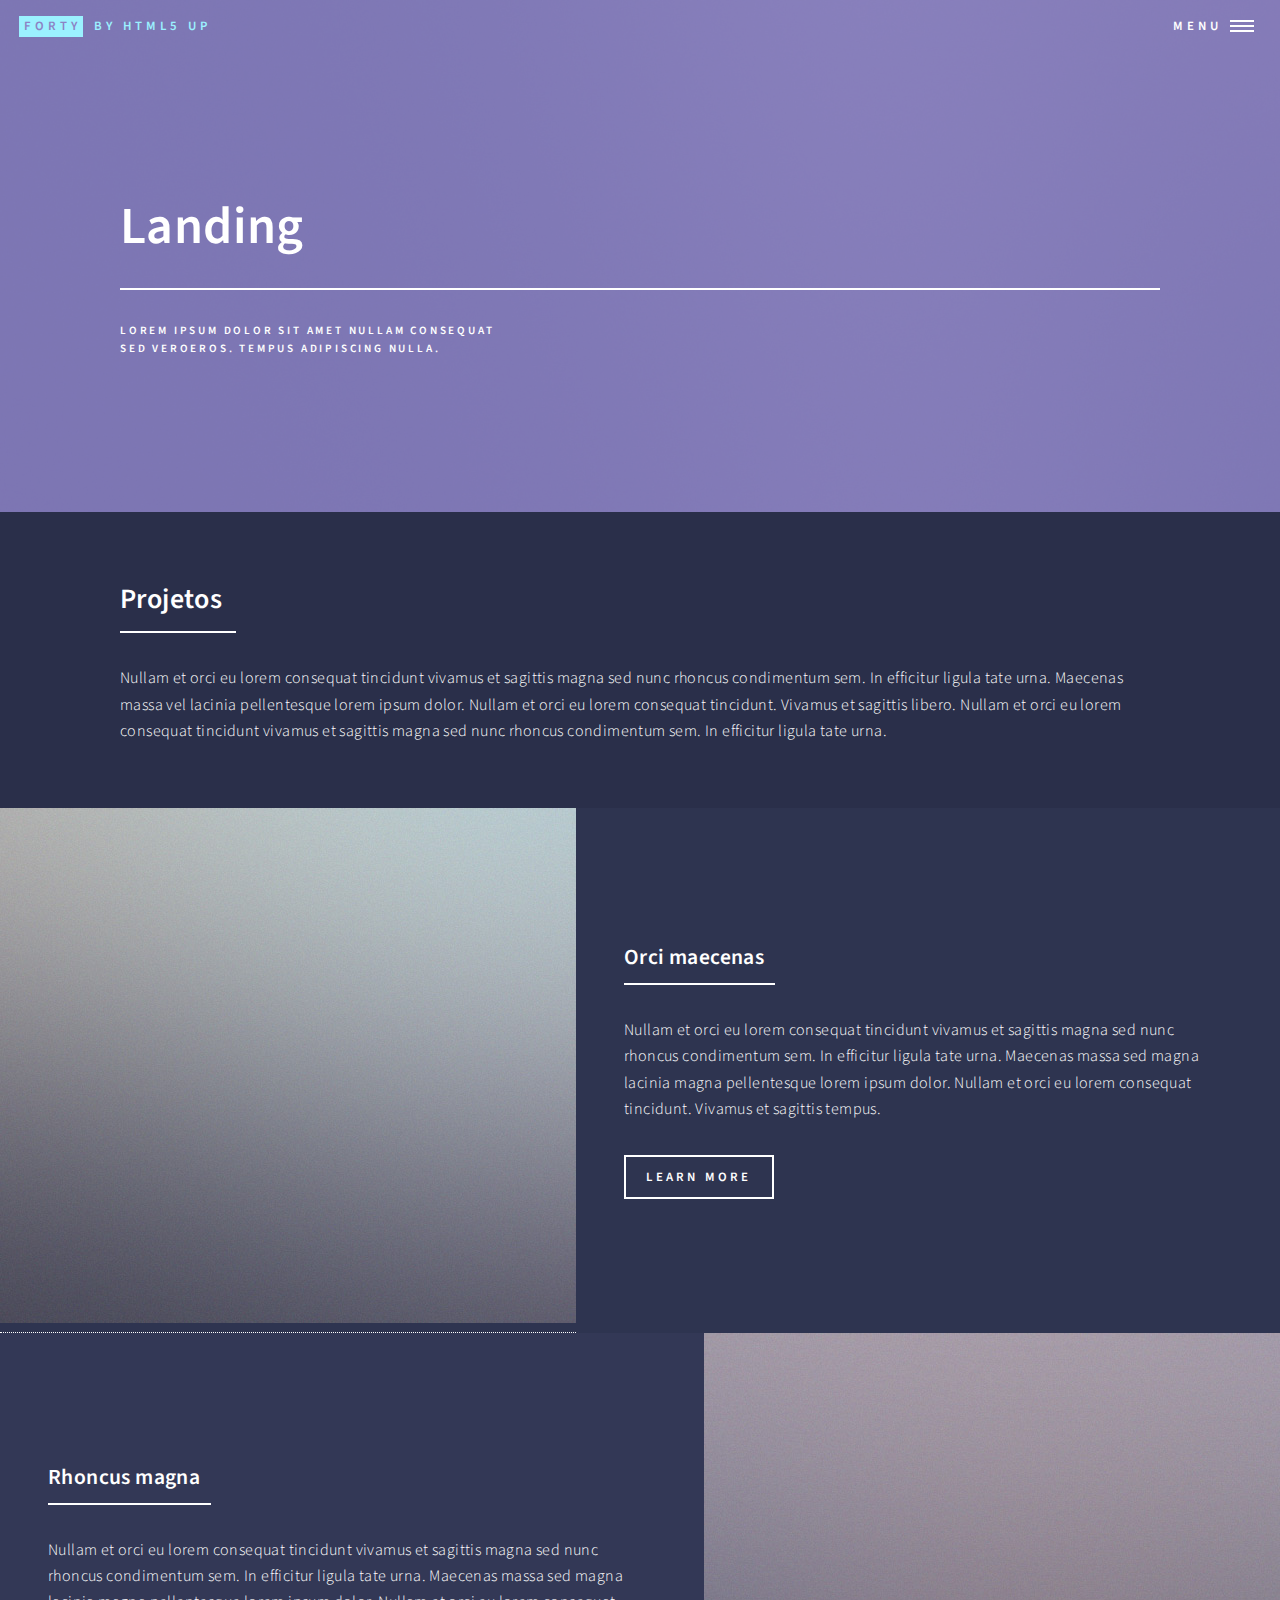
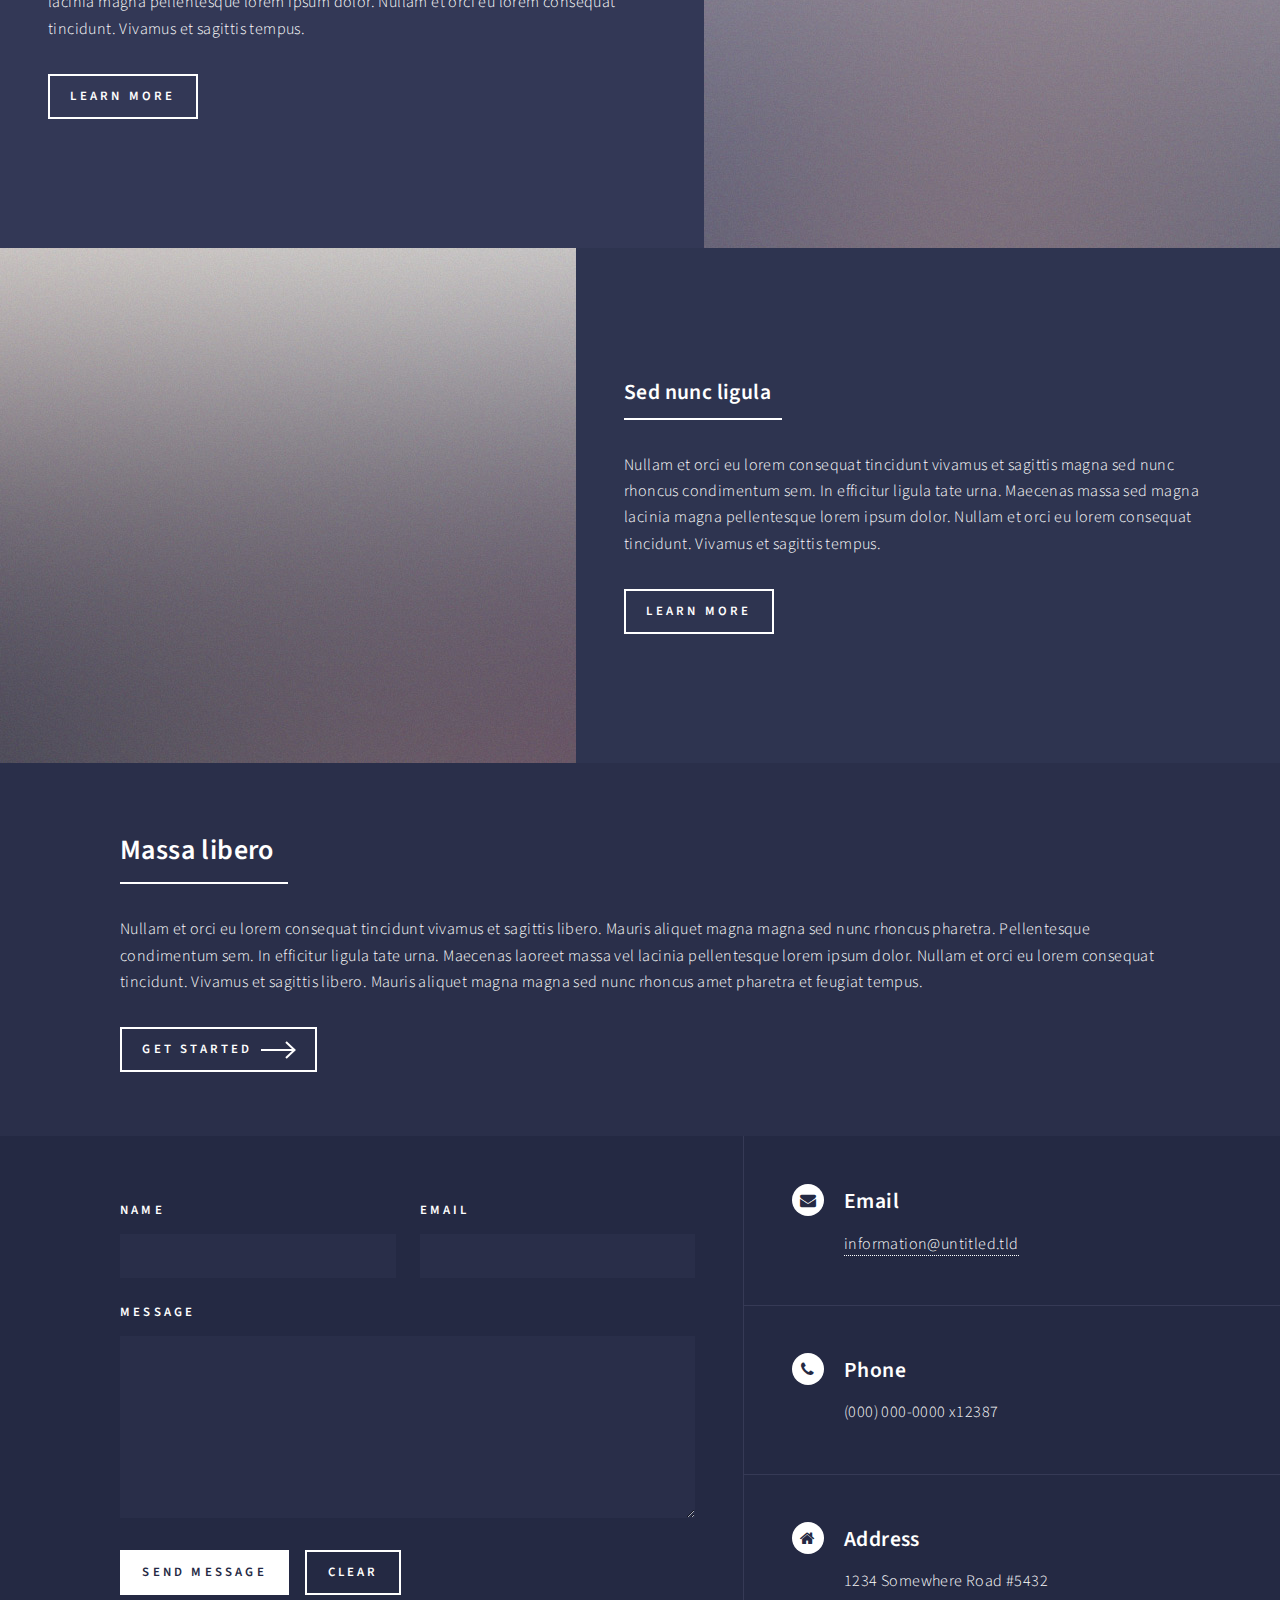
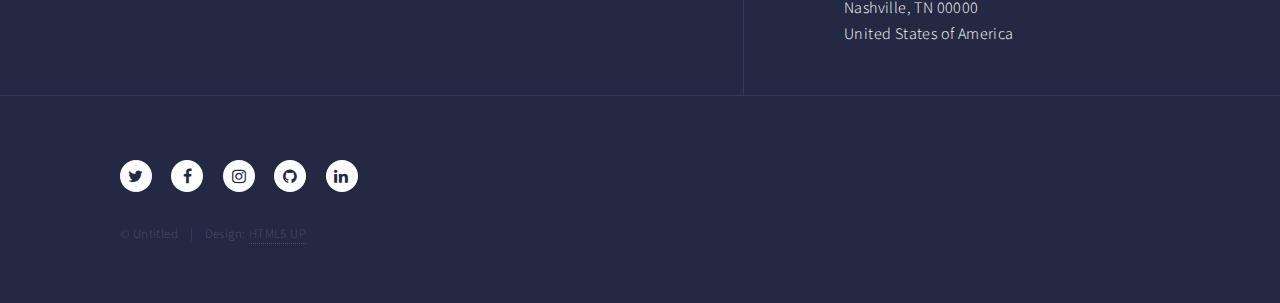
<file: landing.html>
<!DOCTYPE HTML>
<!--
	Forty by HTML5 UP
	html5up.net | @ajlkn
	Free for personal and commercial use under the CCA 3.0 license (html5up.net/license)
-->
<html>
	<head>
		<title>Portfólio Adriana Lourenço</title>
		<meta charset="utf-8" />
		<meta name="viewport" content="width=device-width, initial-scale=1, user-scalable=no" />
		<link rel="stylesheet" href="assets/css/main.css" />
		<noscript><link rel="stylesheet" href="assets/css/noscript.css" /></noscript>
	</head>
	<body class="is-preload">

		<!-- Wrapper -->
			<div id="wrapper">

				<!-- Header -->
				<!-- Note: The "styleN" class below should match that of the banner element. -->
					<header id="header" class="alt style2">
						<a href="index.html" class="logo"><strong>Forty</strong> <span>by HTML5 UP</span></a>
						<nav>
							<a href="#menu">Menu</a>
						</nav>
					</header>

				<!-- Menu -->
					<nav id="menu">
						<ul class="links">
							<li><a href="index.html">Home</a></li>
							<li><a href="landing.html">Landing</a></li>
							<li><a href="generic.html">Generic</a></li>
							<li><a href="elements.html">Elements</a></li>
						</ul>
						<ul class="actions stacked">
							<li><a href="#" class="button primary fit">Get Started</a></li>
							<li><a href="#" class="button fit">Log In</a></li>
						</ul>
					</nav>

				<!-- Banner -->
				<!-- Note: The "styleN" class below should match that of the header element. -->
					<section id="banner" class="style2">
						<div class="inner">
							<span class="image">
								<img src="images/pic07.jpg" alt="" />
							</span>
							<header class="major">
								<h1>Landing</h1>
							</header>
							<div class="content">
								<p>Lorem ipsum dolor sit amet nullam consequat<br />
								sed veroeros. tempus adipiscing nulla.</p>
							</div>
						</div>
					</section>

				<!-- Main -->
					<div id="main">

						<!-- One -->
							<section id="one">
								<div class="inner">
									<header class="major">
										<h2>Projetos</h2>
									</header>
									<p>Nullam et orci eu lorem consequat tincidunt vivamus et sagittis magna sed nunc rhoncus condimentum sem. In efficitur ligula tate urna. Maecenas massa vel lacinia pellentesque lorem ipsum dolor. Nullam et orci eu lorem consequat tincidunt. Vivamus et sagittis libero. Nullam et orci eu lorem consequat tincidunt vivamus et sagittis magna sed nunc rhoncus condimentum sem. In efficitur ligula tate urna.</p>
								</div>
							</section>

						<!-- Two -->
							<section id="two" class="spotlights">
								<section>
									<a href="generic.html" class="Organização_imagens">
										<img src="images/pic08.jpg" alt="" data-position="center center" />
									</a>
									<div class="content">
										<div class="inner">
											<header class="major">
												<h3>Orci maecenas</h3>
											</header>
											<p>Nullam et orci eu lorem consequat tincidunt vivamus et sagittis magna sed nunc rhoncus condimentum sem. In efficitur ligula tate urna. Maecenas massa sed magna lacinia magna pellentesque lorem ipsum dolor. Nullam et orci eu lorem consequat tincidunt. Vivamus et sagittis tempus.</p>
											<ul class="actions">
												<li><a href="generic.html" class="button">Learn more</a></li>
											</ul>
										</div>
									</div>
								</section>
								<section>
									<a href="generic.html" class="image">
										<img src="images/pic09.jpg" alt="" data-position="top center" />
									</a>
									<div class="content">
										<div class="inner">
											<header class="major">
												<h3>Rhoncus magna</h3>
											</header>
											<p>Nullam et orci eu lorem consequat tincidunt vivamus et sagittis magna sed nunc rhoncus condimentum sem. In efficitur ligula tate urna. Maecenas massa sed magna lacinia magna pellentesque lorem ipsum dolor. Nullam et orci eu lorem consequat tincidunt. Vivamus et sagittis tempus.</p>
											<ul class="actions">
												<li><a href="generic.html" class="button">Learn more</a></li>
											</ul>
										</div>
									</div>
								</section>
								<section>
									<a href="generic.html" class="image">
										<img src="images/pic10.jpg" alt="" data-position="25% 25%" />
									</a>
									<div class="content">
										<div class="inner">
											<header class="major">
												<h3>Sed nunc ligula</h3>
											</header>
											<p>Nullam et orci eu lorem consequat tincidunt vivamus et sagittis magna sed nunc rhoncus condimentum sem. In efficitur ligula tate urna. Maecenas massa sed magna lacinia magna pellentesque lorem ipsum dolor. Nullam et orci eu lorem consequat tincidunt. Vivamus et sagittis tempus.</p>
											<ul class="actions">
												<li><a href="generic.html" class="button">Learn more</a></li>
											</ul>
										</div>
									</div>
								</section>
							</section>

						<!-- Three -->
							<section id="three">
								<div class="inner">
									<header class="major">
										<h2>Massa libero</h2>
									</header>
									<p>Nullam et orci eu lorem consequat tincidunt vivamus et sagittis libero. Mauris aliquet magna magna sed nunc rhoncus pharetra. Pellentesque condimentum sem. In efficitur ligula tate urna. Maecenas laoreet massa vel lacinia pellentesque lorem ipsum dolor. Nullam et orci eu lorem consequat tincidunt. Vivamus et sagittis libero. Mauris aliquet magna magna sed nunc rhoncus amet pharetra et feugiat tempus.</p>
									<ul class="actions">
										<li><a href="generic.html" class="button next">Get Started</a></li>
									</ul>
								</div>
							</section>

					</div>

				<!-- Contact -->
					<section id="contact">
						<div class="inner">
							<section>
								<form method="post" action="#">
									<div class="fields">
										<div class="field half">
											<label for="name">Name</label>
											<input type="text" name="name" id="name" />
										</div>
										<div class="field half">
											<label for="email">Email</label>
											<input type="text" name="email" id="email" />
										</div>
										<div class="field">
											<label for="message">Message</label>
											<textarea name="message" id="message" rows="6"></textarea>
										</div>
									</div>
									<ul class="actions">
										<li><input type="submit" value="Send Message" class="primary" /></li>
										<li><input type="reset" value="Clear" /></li>
									</ul>
								</form>
							</section>
							<section class="split">
								<section>
									<div class="contact-method">
										<span class="icon alt fa-envelope"></span>
										<h3>Email</h3>
										<a href="#">information@untitled.tld</a>
									</div>
								</section>
								<section>
									<div class="contact-method">
										<span class="icon alt fa-phone"></span>
										<h3>Phone</h3>
										<span>(000) 000-0000 x12387</span>
									</div>
								</section>
								<section>
									<div class="contact-method">
										<span class="icon alt fa-home"></span>
										<h3>Address</h3>
										<span>1234 Somewhere Road #5432<br />
										Nashville, TN 00000<br />
										United States of America</span>
									</div>
								</section>
							</section>
						</div>
					</section>

				<!-- Footer -->
					<footer id="footer">
						<div class="inner">
							<ul class="icons">
								<li><a href="#" class="icon alt fa-twitter"><span class="label">Twitter</span></a></li>
								<li><a href="#" class="icon alt fa-facebook"><span class="label">Facebook</span></a></li>
								<li><a href="#" class="icon alt fa-instagram"><span class="label">Instagram</span></a></li>
								<li><a href="#" class="icon alt fa-github"><span class="label">GitHub</span></a></li>
								<li><a href="#" class="icon alt fa-linkedin"><span class="label">LinkedIn</span></a></li>
							</ul>
							<ul class="copyright">
								<li>&copy; Untitled</li><li>Design: <a href="https://html5up.net">HTML5 UP</a></li>
							</ul>
						</div>
					</footer>

			</div>

		<!-- Scripts -->
			<script src="assets/js/jquery.min.js"></script>
			<script src="assets/js/jquery.scrolly.min.js"></script>
			<script src="assets/js/jquery.scrollex.min.js"></script>
			<script src="assets/js/browser.min.js"></script>
			<script src="assets/js/breakpoints.min.js"></script>
			<script src="assets/js/util.js"></script>
			<script src="assets/js/main.js"></script>

	</body>
</html>
</file>
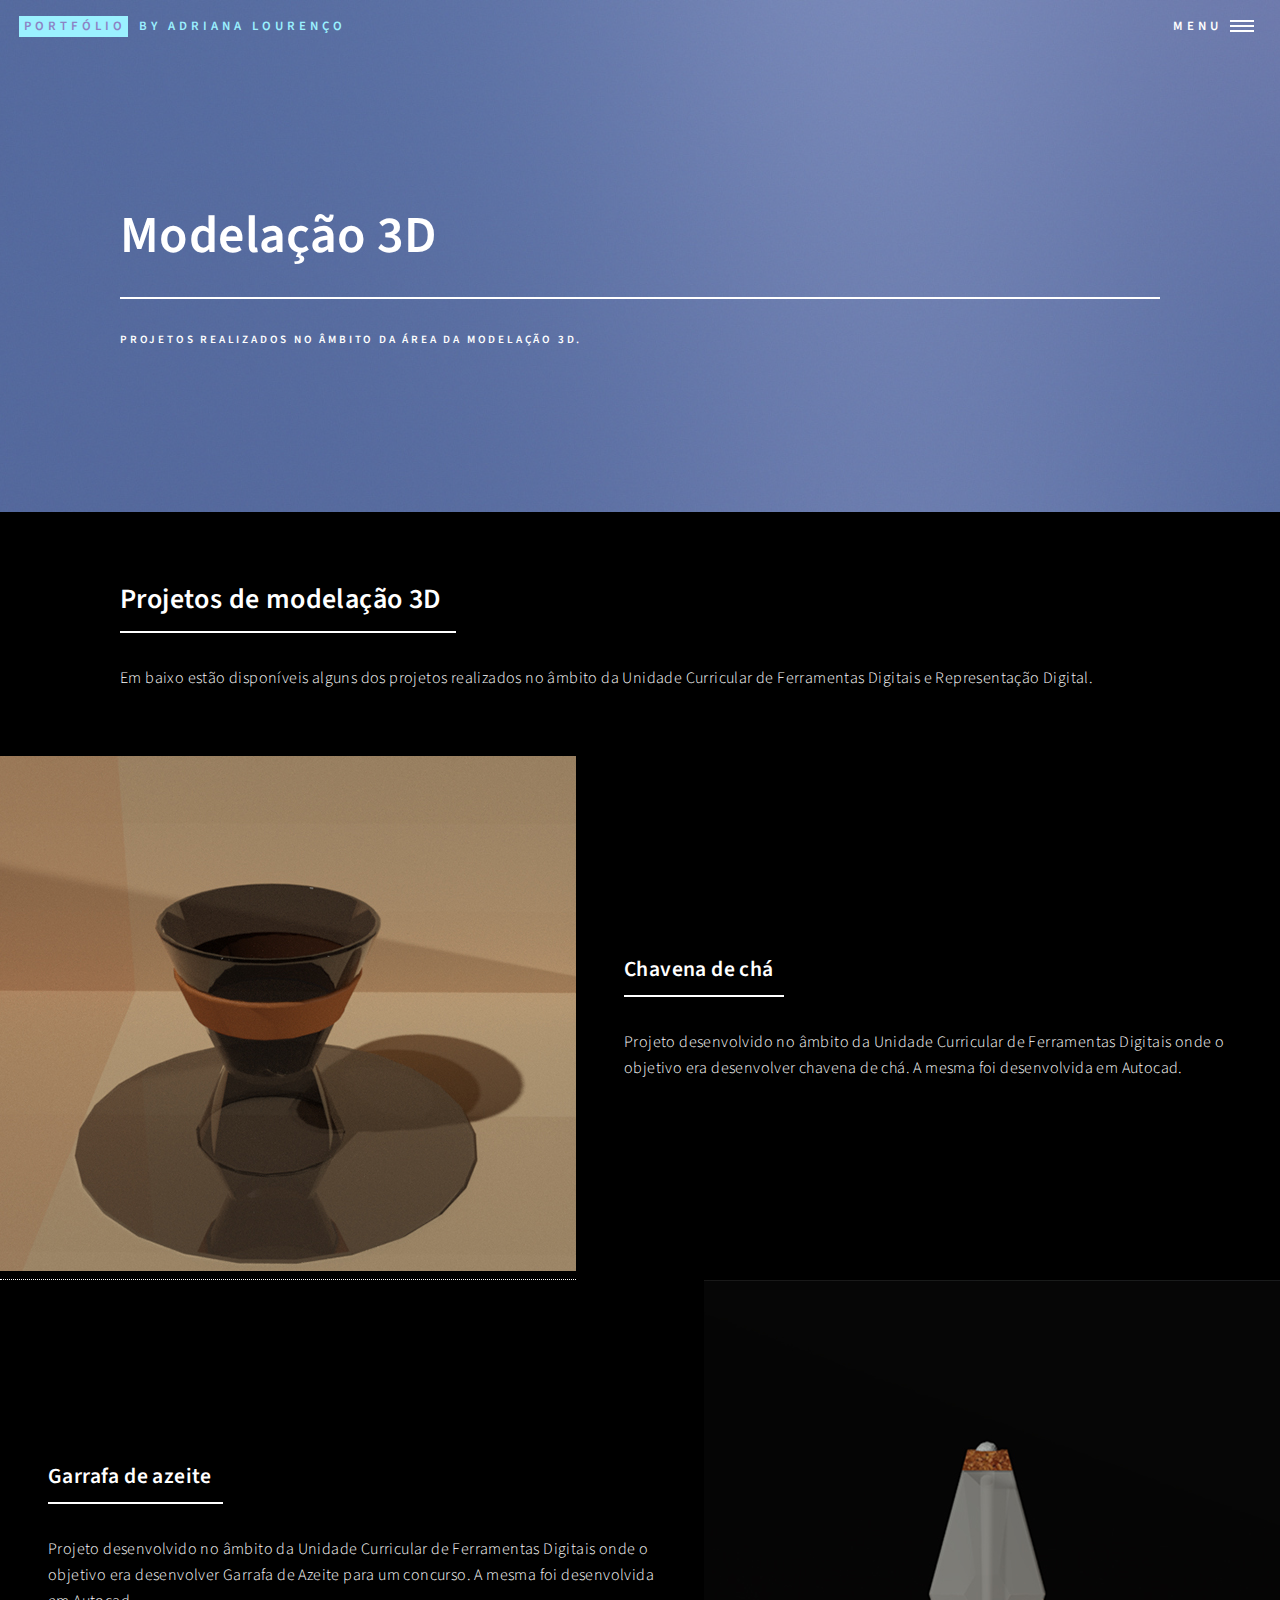
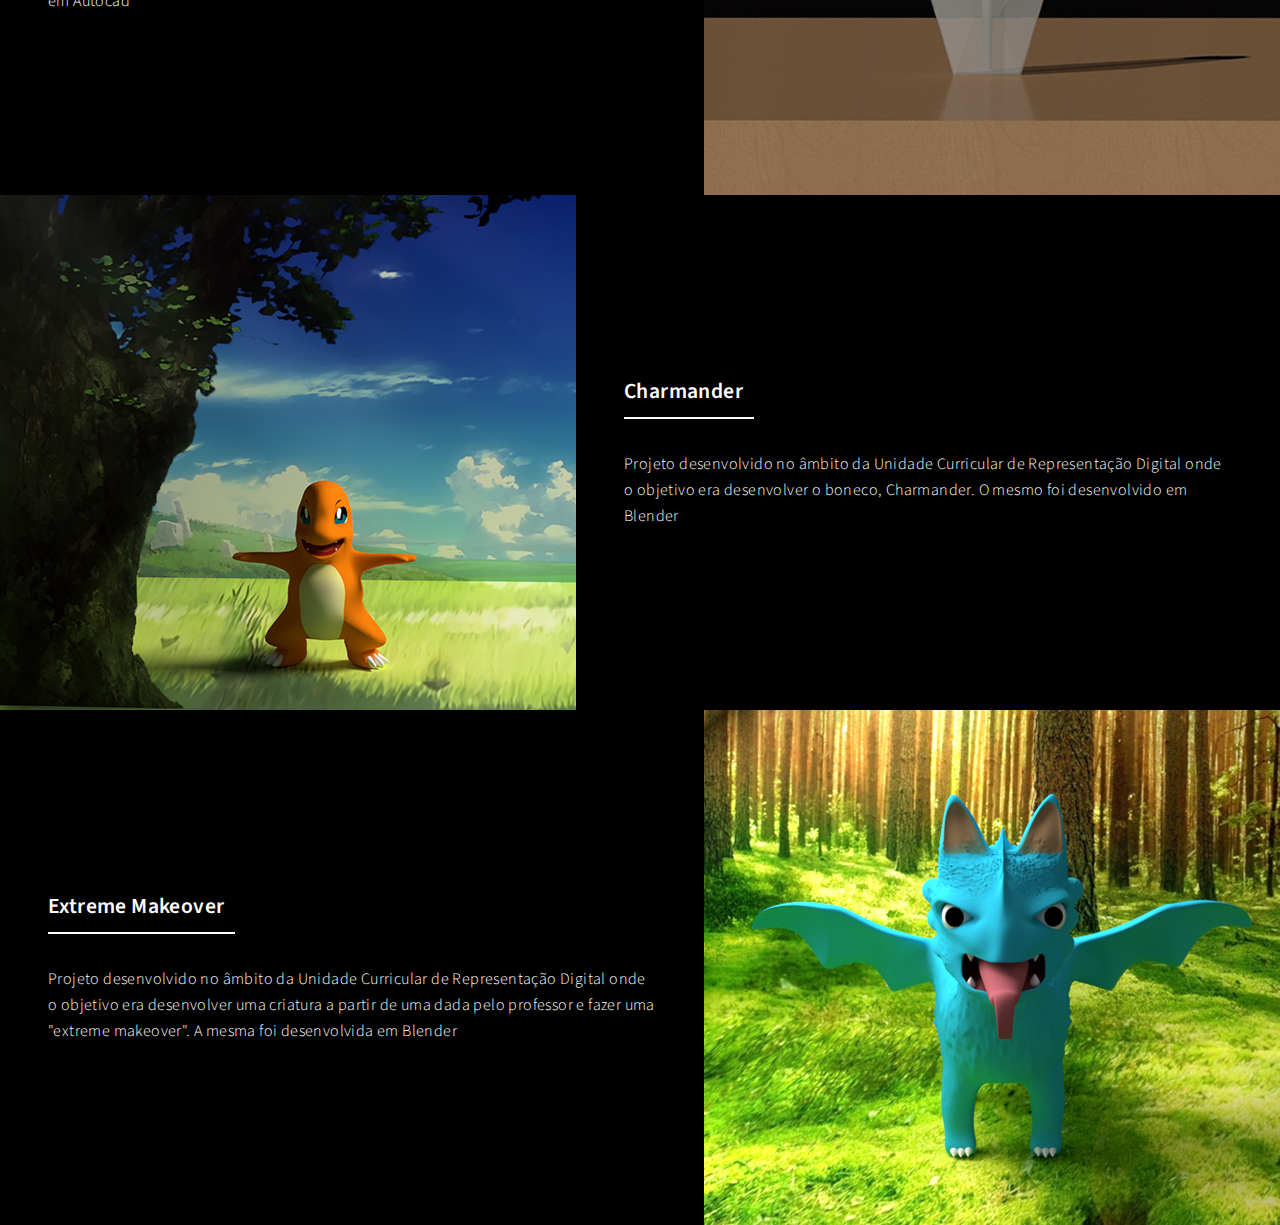
<file: m3d.html>
<!DOCTYPE HTML>
<!--
	Forty by HTML5 UP
	html5up.net | @ajlkn
	Free for personal and commercial use under the CCA 3.0 license (html5up.net/license)
-->
<html>
	<head>
		<title>Portfólio Adriana Lourenço</title>
		<meta charset="utf-8" />
		<meta name="viewport" content="width=device-width, initial-scale=1, user-scalable=no" />
		<link rel="stylesheet" href="assets/css/main.css" />
				<link rel="stylesheet" href="assets/css/meu.css" />
		<noscript><link rel="stylesheet" href="assets/css/noscript.css" /></noscript>
	</head>
	<body class="is-preload">

		<!-- Wrapper -->
			<div id="wrapper">

				<!-- Header -->
				<!-- Note: The "styleN" class below should match that of the banner element. -->
					<header id="header" class="alt style2">
						<a href="index.html" class="logo"><strong>Portfólio</strong> <span>by Adriana Lourenço</span></a>
						<nav>
							<a href="#menu">Menu</a>
						</nav>
					</header>

				<!-- Menu -->
					<nav id="menu">
						<ul class="links">
							<li><a href="index.html">Página Inicial</a></li>
							<li><a href="curriculo.html">Currículo</a></li>
						</ul>
						<ul class="actions stacked">
							<li><a href="#" class="button primary fit">Vamos começar</a></li>
						</ul>
					</nav>

				<!-- Banner -->
				<!-- Note: The "styleN" class below should match that of the header element. -->
					<section id="banner" class="style6">
						<div class="inner">
							<span class="image">
								<img src="images/pic07.jpg" alt="" />
							</span>
							<header class="major">
								<h1>Modelação 3D</h1>
							</header>
							<div class="content">
								<p>Projetos realizados no âmbito da área da Modelação 3D.</p>
							</div>
						</div>
					</section>

				<!-- Main -->
					<div id="main">

						<!-- One -->
							<section id="one">
								<div class="inner">
									<header class="major">
										<h2>Projetos de modelação 3D</h2>
									</header>
									<p>Em baixo estão disponíveis alguns dos projetos realizados no âmbito da Unidade Curricular de Ferramentas Digitais e Representação Digital.</p>
								</div>
							</section>

						<!-- Two -->
							<section id="two" class="spotlights">
								<section>
									<a href="generic.html" class="Organização_imagens">
										<img src="images/chavena.jpg" alt="" data-position="center center" />
									</a>
									<div class="content">
										<div class="inner">
											<header class="major">
												<h3>Chavena de chá</h3>
											</header>
											<p>Projeto desenvolvido no âmbito da Unidade Curricular de Ferramentas Digitais onde o objetivo era desenvolver chavena de chá. A mesma foi desenvolvida em Autocad.</p>

										</div>
									</div>
								</section>
								<section>
									<a href="generic.html" class="image">
										<img src="images/azeite.jpg" alt="" data-position="top center" />
									</a>
									<div class="content">
										<div class="inner">
											<header class="major">
												<h3>Garrafa de azeite</h3>
											</header>
											<p>Projeto desenvolvido no âmbito da Unidade Curricular de Ferramentas Digitais onde o objetivo era desenvolver Garrafa de Azeite para um concurso. A mesma foi desenvolvida em Autocad</p>

										</div>
									</div>
								</section>
								<section>
									<a href="generic.html" class="image">
										<img src="images/charmander.jpg" alt="" data-position="25% 25%" />
									</a>
									<div class="content">
										<div class="inner">
											<header class="major">
												<h3>Charmander</h3>
											</header>
											<p>Projeto desenvolvido no âmbito da Unidade Curricular de Representação Digital onde o objetivo era desenvolver o boneco, Charmander. O mesmo foi desenvolvido em Blender</p>
										</div>
									</div>
								</section>
								<section>
									<a href="generic.html" class="image">
										<img src="images/makeover.jpg" alt="" data-position="top center" />
									</a>
									<div class="content">
										<div class="inner">
											<header class="major">
												<h3>Extreme Makeover</h3>
											</header>
											<p>Projeto desenvolvido no âmbito da Unidade Curricular de Representação Digital onde o objetivo era desenvolver uma criatura a partir de uma dada pelo professor e fazer uma "extreme makeover". A mesma foi desenvolvida em Blender</p>
										</div>
										</div>
									</div>
								</section>
							</section>

					</div>

		<!-- Scripts -->
			<script src="assets/js/jquery.min.js"></script>
			<script src="assets/js/jquery.scrolly.min.js"></script>
			<script src="assets/js/jquery.scrollex.min.js"></script>
			<script src="assets/js/browser.min.js"></script>
			<script src="assets/js/breakpoints.min.js"></script>
			<script src="assets/js/util.js"></script>
			<script src="assets/js/main.js"></script>

	</body>
</html>
</file>
<file: assets/css/meu.css>
#banner.style1:after {
  background-color: #85ffbe;
}

#banner.style2:after {
  background-color: #37a6cb;
}

#banner.style3:after {
  background-color: #431b44;
}

#banner.style4:after {
  background-color: #e98679;
}

#banner.style5:after {
  background-color: #eba561;
}

#banner.style6:after {
  background-color: #85a2e5;
}



/* Spotlights */

	.spotlights {
		border-top: 0 !important;
	}

		.spotlights + * {
			border-top: 0 !important;
		}

		.spotlights > section {
			display: -moz-flex;
			display: -webkit-flex;
			display: -ms-flex;
			display: flex;
			-moz-flex-direction: row;
			-webkit-flex-direction: row;
			-ms-flex-direction: row;
			flex-direction: row;
			background-color: #000000;
		}

			.spotlights > section > .image {
				background-position: center center;
				background-size: cover;
				border-radius: 0;
				display: block;
				position: relative;
				width: 30%;
			}

				.spotlights > section > .image img {
					border-radius: 0;
					display: block;
					width: 100%;
				}

				.spotlights > section > .image:before {
					background: rgba(36, 41, 67, 0.9);
					content: '';
					display: block;
					height: 100%;
					left: 0;
					opacity: 0;
					position: absolute;
					top: 0;
					width: 100%;
				}

			.spotlights > section > .content {
				display: -moz-flex;
				display: -webkit-flex;
				display: -ms-flex;
				display: flex;
				-moz-flex-direction: column;
				-webkit-flex-direction: column;
				-ms-flex-direction: column;
				flex-direction: column;
				-moz-justify-content: center;
				-webkit-justify-content: center;
				-ms-justify-content: center;
				justify-content: center;
				-moz-align-items: center;
				-webkit-align-items: center;
				-ms-align-items: center;
				align-items: center;
				padding: 2em 3em 0.1em 3em ;
				width: 70%;
			}

				.spotlights > section > .content > .inner {
					margin: 0 auto;
					max-width: 100%;
					width: 65em;
				}

			.spotlights > section:nth-child(2n) {
				-moz-flex-direction: row-reverse;
				-webkit-flex-direction: row-reverse;
				-ms-flex-direction: row-reverse;
				flex-direction: row-reverse;
				background-color: #000000;
			}

				.spotlights > section:nth-child(2n) > .content {
					-moz-align-items: -moz-flex-end;
					-webkit-align-items: -webkit-flex-end;
					-ms-align-items: -ms-flex-end;
					align-items: flex-end;
				}

		@media screen and (max-width: 1680px) {

			.spotlights > section > .image {
				width: 40%;
			}

			.spotlights > section > .content {
				width: 60%;
			}

		}

		@media screen and (max-width: 1280px) {

			.spotlights > section > .image {
				width: 45%;
			}

			.spotlights > section > .content {
				width: 55%;
			}

		}

		@media screen and (max-width: 980px) {

			.spotlights > section {
				display: block;
			}

				.spotlights > section > .image {
					width: 100%;
				}

				.spotlights > section > .content {
					padding: 4em 3em 2em 3em ;
					width: 100%;
				}

		}

		@media screen and (max-width: 736px) {

			.spotlights > section > .content {
				padding: 3em 1.5em 1em 1.5em ;
			}

		}

#banner:after {
    			background-color: ##ddae827d;
    			opacity: 0.50;

    		}


        #main.alt {
          background-color: #37a6cb78;
          border-bottom: solid 1px rgba(212, 212, 255, 0.1);
        }

              #main {
            		background-color: #000000;
            	}


              #header {
            		display: -moz-flex;
            		display: -webkit-flex;
            		display: -ms-flex;
            		display: flex;
            		background-color: #000000;
            		box-shadow: 0 0 0.25em 0 rgba(0, 0, 0, 0.15);
            		cursor: default;
            		font-weight: 600;
            		height: 3.25em;
            		left: 0;
            		letter-spacing: 0.25em;
            		line-height: 3.25em;
            		margin: 0;
            		position: fixed;
            		text-transform: uppercase;
            		top: 0;
            		width: 100%;
            		z-index: 10000;
            	}


              #menu {
            		-moz-transition: -moz-transform 0.35s ease, opacity 0.35s ease, visibility 0.35s;
            		-webkit-transition: -webkit-transform 0.35s ease, opacity 0.35s ease, visibility 0.35s;
            		-ms-transition: -ms-transform 0.35s ease, opacity 0.35s ease, visibility 0.35s;
            		transition: transform 0.35s ease, opacity 0.35s ease, visibility 0.35s;
            		-moz-align-items: center;
            		-webkit-align-items: center;
            		-ms-align-items: center;
            		align-items: center;
            		display: -moz-flex;
            		display: -webkit-flex;
            		display: -ms-flex;
            		display: flex;
            		-moz-justify-content: center;
            		-webkit-justify-content: center;
            		-ms-justify-content: center;
            		justify-content: center;
            		pointer-events: none;
            		background: rgba(0, 0, 0, 0.2);
            		box-shadow: none;
            		height: 100%;
            		left: 0;
            		opacity: 0;
            		overflow: hidden;
            		padding: 3em 2em;
            		position: fixed;
            		top: 0;
            		visibility: hidden;
            		width: 100%;
            		z-index: 10002;
            	}
</file>
<file: assets/css/noscript.css>
/*
	Forty by HTML5 UP
	html5up.net | @ajlkn
	Free for personal and commercial use under the CCA 3.0 license (html5up.net/license)
*/

/* Banner */

	body.is-preload #banner:after {
		opacity: 0.85;
	}

	body.is-preload #banner > .inner {
		-moz-filter: none;
		-webkit-filter: none;
		-ms-filter: none;
		filter: none;
		-moz-transform: none;
		-webkit-transform: none;
		-ms-transform: none;
		transform: none;
		opacity: 1;
	}
</file>
<file: assets/css/main.css>
@import url(font-awesome.min.css);
@import url("https://fonts.googleapis.com/css?family=Source+Sans+Pro:300,300italic,600,600italic");

/*
	Forty by HTML5 UP
	html5up.net | @ajlkn
	Free for personal and commercial use under the CCA 3.0 license (html5up.net/license)
*/

html, body, div, span, applet, object,
iframe, h1, h2, h3, h4, h5, h6, p, blockquote,
pre, a, abbr, acronym, address, big, cite,
code, del, dfn, em, img, ins, kbd, q, s, samp,
small, strike, strong, sub, sup, tt, var, b,
u, i, center, dl, dt, dd, ol, ul, li, fieldset,
form, label, legend, table, caption, tbody,
tfoot, thead, tr, th, td, article, aside,
canvas, details, embed, figure, figcaption,
footer, header, hgroup, menu, nav, output, ruby,
section, summary, time, mark, audio, video {
	margin: 0;
	padding: 0;
	border: 0;
	font-size: 100%;
	font: inherit;
	vertical-align: baseline;}

article, aside, details, figcaption, figure,
footer, header, hgroup, menu, nav, section {
	display: block;}

body {
	line-height: 1;
}

ol, ul {
	list-style: none;
}

blockquote, q {
	quotes: none;
}

	blockquote:before, blockquote:after, q:before, q:after {
		content: '';
		content: none;
	}

table {
	border-collapse: collapse;
	border-spacing: 0;
}

body {
	-webkit-text-size-adjust: none;
}

mark {
	background-color: transparent;
	color: inherit;
}

input::-moz-focus-inner {
	border: 0;
	padding: 0;
}

input, select, textarea {
	-moz-appearance: none;
	-webkit-appearance: none;
	-ms-appearance: none;
	appearance: none;
}

/* Basic */

	@-ms-viewport {
		width: device-width;
	}

	body {
		-ms-overflow-style: scrollbar;
	}

	@media screen and (max-width: 480px) {

		html, body {
			min-width: 320px;
		}

	}

	html {
		box-sizing: border-box;
	}

	*, *:before, *:after {
		box-sizing: inherit;
	}

	body {
		background-color: #242943;
	}

		body.is-preload *, body.is-preload *:before, body.is-preload *:after {
			-moz-animation: none !important;
			-webkit-animation: none !important;
			-ms-animation: none !important;
			animation: none !important;
			-moz-transition: none !important;
			-webkit-transition: none !important;
			-ms-transition: none !important;
			transition: none !important;
		}

/* Type */

	body, input, select, textarea {
		color: #ffffff;
		font-family: "Source Sans Pro", Helvetica, sans-serif;
		font-size: 17pt;
		font-weight: 300;
		letter-spacing: 0.025em;
		line-height: 1.65;
	}

		@media screen and (max-width: 1680px) {

			body, input, select, textarea {
				font-size: 14pt;
			}

		}

		@media screen and (max-width: 1280px) {

			body, input, select, textarea {
				font-size: 12pt;
			}

		}

		@media screen and (max-width: 360px) {

			body, input, select, textarea {
				font-size: 11pt;
			}

		}

	a {
		-moz-transition: color 0.2s ease-in-out, border-bottom-color 0.2s ease-in-out;
		-webkit-transition: color 0.2s ease-in-out, border-bottom-color 0.2s ease-in-out;
		-ms-transition: color 0.2s ease-in-out, border-bottom-color 0.2s ease-in-out;
		transition: color 0.2s ease-in-out, border-bottom-color 0.2s ease-in-out;
		border-bottom: dotted 1px;
		color: inherit;
		text-decoration: none;
	}

		a:hover {
			border-bottom-color: transparent;
			color: #9bf1ff !important;
		}

		a:active {
			color: #53e3fb !important;
		}

	strong, b {
		color: #ffffff;
		font-weight: 600;
	}

	em, i {
		font-style: italic;
	}

	p {
		margin: 0 0 2em 0;
	}

	h1, h2, h3, h4, h5, h6 {
		color: #ffffff;
		font-weight: 600;
		line-height: 1.65;
		margin: 0 0 1em 0;
	}

		h1 a, h2 a, h3 a, h4 a, h5 a, h6 a {
			color: inherit;
			border-bottom: 0;
		}

	h1 {
		font-size: 2.5em;
	}

	h2 {
		font-size: 1.75em;
	}

	h3 {
		font-size: 1.35em;
	}

	h4 {
		font-size: 1.1em;
	}

	h5 {
		font-size: 0.9em;
	}

	h6 {
		font-size: 0.7em;
	}

	@media screen and (max-width: 736px) {

		h1 {
			font-size: 2em;
		}

		h2 {
			font-size: 1.5em;
		}

		h3 {
			font-size: 1.25em;
		}

	}

	sub {
		font-size: 0.8em;
		position: relative;
		top: 0.5em;
	}

	sup {
		font-size: 0.8em;
		position: relative;
		top: -0.5em;
	}

	blockquote {
		border-left: solid 4px rgba(212, 212, 255, 0.1);
		font-style: italic;
		margin: 0 0 2em 0;
		padding: 0.5em 0 0.5em 2em;
	}

	code {
		background: rgba(212, 212, 255, 0.035);
		font-family: "Courier New", monospace;
		font-size: 0.9em;
		margin: 0 0.25em;
		padding: 0.25em 0.65em;
	}

	pre {
		-webkit-overflow-scrolling: touch;
		font-family: "Courier New", monospace;
		font-size: 0.9em;
		margin: 0 0 2em 0;
	}

		pre code {
			display: block;
			line-height: 1.75;
			padding: 1em 1.5em;
			overflow-x: auto;
		}

	hr {
		border: 0;
		border-bottom: solid 1px rgba(212, 212, 255, 0.1);
		margin: 2em 0;
	}

		hr.major {
			margin: 3em 0;
		}

	.align-left {
		text-align: left;
	}

	.align-center {
		text-align: center;
	}

	.align-right {
		text-align: right;
	}

/* Row */

	.row {
		display: flex;
		flex-wrap: wrap;
		box-sizing: border-box;
		align-items: stretch;
	}

		.row > * {
			box-sizing: border-box;
		}

		.row.gtr-uniform > * > :last-child {
			margin-bottom: 0;
		}

		.row.aln-left {
			justify-content: flex-start;
		}

		.row.aln-center {
			justify-content: center;
		}

		.row.aln-right {
			justify-content: flex-end;
		}

		.row.aln-top {
			align-items: flex-start;
		}

		.row.aln-middle {
			align-items: center;
		}

		.row.aln-bottom {
			align-items: flex-end;
		}

		.row > .imp {
			order: -1;
		}

		.row > .col-1 {
			width: 8.3333333333%;
		}

		.row > .off-1 {
			margin-left: 8.3333333333%;
		}

		.row > .col-2 {
			width: 16.6666666667%;
		}

		.row > .off-2 {
			margin-left: 16.6666666667%;
		}

		.row > .col-3 {
			width: 25%;
		}

		.row > .off-3 {
			margin-left: 25%;
		}

		.row > .col-4 {
			width: 33.3333333333%;
		}

		.row > .off-4 {
			margin-left: 33.3333333333%;
		}

		.row > .col-5 {
			width: 41.6666666667%;
		}

		.row > .off-5 {
			margin-left: 41.6666666667%;
		}

		.row > .col-6 {
			width: 50%;
		}

		.row > .off-6 {
			margin-left: 50%;
		}

		.row > .col-7 {
			width: 58.3333333333%;
		}

		.row > .off-7 {
			margin-left: 58.3333333333%;
		}

		.row > .col-8 {
			width: 66.6666666667%;
		}

		.row > .off-8 {
			margin-left: 66.6666666667%;
		}

		.row > .col-9 {
			width: 75%;
		}

		.row > .off-9 {
			margin-left: 75%;
		}

		.row > .col-10 {
			width: 83.3333333333%;
		}

		.row > .off-10 {
			margin-left: 83.3333333333%;
		}

		.row > .col-11 {
			width: 91.6666666667%;
		}

		.row > .off-11 {
			margin-left: 91.6666666667%;
		}

		.row > .col-12 {
			width: 100%;
		}

		.row > .off-12 {
			margin-left: 100%;
		}

		.row.gtr-0 {
			margin-top: 0;
			margin-left: 0em;
		}

			.row.gtr-0 > * {
				padding: 0 0 0 0em;
			}

			.row.gtr-0.gtr-uniform {
				margin-top: 0em;
			}

				.row.gtr-0.gtr-uniform > * {
					padding-top: 0em;
				}

		.row.gtr-25 {
			margin-top: 0;
			margin-left: -0.5em;
		}

			.row.gtr-25 > * {
				padding: 0 0 0 0.5em;
			}

			.row.gtr-25.gtr-uniform {
				margin-top: -0.5em;
			}

				.row.gtr-25.gtr-uniform > * {
					padding-top: 0.5em;
				}

		.row.gtr-50 {
			margin-top: 0;
			margin-left: -1em;
		}

			.row.gtr-50 > * {
				padding: 0 0 0 1em;
			}

			.row.gtr-50.gtr-uniform {
				margin-top: -1em;
			}

				.row.gtr-50.gtr-uniform > * {
					padding-top: 1em;
				}

		.row {
			margin-top: 0;
			margin-left: -2em;
		}

			.row > * {
				padding: 0 0 0 2em;
			}

			.row.gtr-uniform {
				margin-top: -2em;
			}

				.row.gtr-uniform > * {
					padding-top: 2em;
				}

		.row.gtr-150 {
			margin-top: 0;
			margin-left: -3em;
		}

			.row.gtr-150 > * {
				padding: 0 0 0 3em;
			}

			.row.gtr-150.gtr-uniform {
				margin-top: -3em;
			}

				.row.gtr-150.gtr-uniform > * {
					padding-top: 3em;
				}

		.row.gtr-200 {
			margin-top: 0;
			margin-left: -4em;
		}

			.row.gtr-200 > * {
				padding: 0 0 0 4em;
			}

			.row.gtr-200.gtr-uniform {
				margin-top: -4em;
			}

				.row.gtr-200.gtr-uniform > * {
					padding-top: 4em;
				}

		@media screen and (max-width: 1680px) {

			.row {
				display: flex;
				flex-wrap: wrap;
				box-sizing: border-box;
				align-items: stretch;
			}

				.row > * {
					box-sizing: border-box;
				}

				.row.gtr-uniform > * > :last-child {
					margin-bottom: 0;
				}

				.row.aln-left {
					justify-content: flex-start;
				}

				.row.aln-center {
					justify-content: center;
				}

				.row.aln-right {
					justify-content: flex-end;
				}

				.row.aln-top {
					align-items: flex-start;
				}

				.row.aln-middle {
					align-items: center;
				}

				.row.aln-bottom {
					align-items: flex-end;
				}

				.row > .imp-xlarge {
					order: -1;
				}

				.row > .col-1-xlarge {
					width: 8.3333333333%;
				}

				.row > .off-1-xlarge {
					margin-left: 8.3333333333%;
				}

				.row > .col-2-xlarge {
					width: 16.6666666667%;
				}

				.row > .off-2-xlarge {
					margin-left: 16.6666666667%;
				}

				.row > .col-3-xlarge {
					width: 25%;
				}

				.row > .off-3-xlarge {
					margin-left: 25%;
				}

				.row > .col-4-xlarge {
					width: 33.3333333333%;
				}

				.row > .off-4-xlarge {
					margin-left: 33.3333333333%;
				}

				.row > .col-5-xlarge {
					width: 41.6666666667%;
				}

				.row > .off-5-xlarge {
					margin-left: 41.6666666667%;
				}

				.row > .col-6-xlarge {
					width: 50%;
				}

				.row > .off-6-xlarge {
					margin-left: 50%;
				}

				.row > .col-7-xlarge {
					width: 58.3333333333%;
				}

				.row > .off-7-xlarge {
					margin-left: 58.3333333333%;
				}

				.row > .col-8-xlarge {
					width: 66.6666666667%;
				}

				.row > .off-8-xlarge {
					margin-left: 66.6666666667%;
				}

				.row > .col-9-xlarge {
					width: 75%;
				}

				.row > .off-9-xlarge {
					margin-left: 75%;
				}

				.row > .col-10-xlarge {
					width: 83.3333333333%;
				}

				.row > .off-10-xlarge {
					margin-left: 83.3333333333%;
				}

				.row > .col-11-xlarge {
					width: 91.6666666667%;
				}

				.row > .off-11-xlarge {
					margin-left: 91.6666666667%;
				}

				.row > .col-12-xlarge {
					width: 100%;
				}

				.row > .off-12-xlarge {
					margin-left: 100%;
				}

				.row.gtr-0 {
					margin-top: 0;
					margin-left: 0em;
				}

					.row.gtr-0 > * {
						padding: 0 0 0 0em;
					}

					.row.gtr-0.gtr-uniform {
						margin-top: 0em;
					}

						.row.gtr-0.gtr-uniform > * {
							padding-top: 0em;
						}

				.row.gtr-25 {
					margin-top: 0;
					margin-left: -0.5em;
				}

					.row.gtr-25 > * {
						padding: 0 0 0 0.5em;
					}

					.row.gtr-25.gtr-uniform {
						margin-top: -0.5em;
					}

						.row.gtr-25.gtr-uniform > * {
							padding-top: 0.5em;
						}

				.row.gtr-50 {
					margin-top: 0;
					margin-left: -1em;
				}

					.row.gtr-50 > * {
						padding: 0 0 0 1em;
					}

					.row.gtr-50.gtr-uniform {
						margin-top: -1em;
					}

						.row.gtr-50.gtr-uniform > * {
							padding-top: 1em;
						}

				.row {
					margin-top: 0;
					margin-left: -2em;
				}

					.row > * {
						padding: 0 0 0 2em;
					}

					.row.gtr-uniform {
						margin-top: -2em;
					}

						.row.gtr-uniform > * {
							padding-top: 2em;
						}

				.row.gtr-150 {
					margin-top: 0;
					margin-left: -3em;
				}

					.row.gtr-150 > * {
						padding: 0 0 0 3em;
					}

					.row.gtr-150.gtr-uniform {
						margin-top: -3em;
					}

						.row.gtr-150.gtr-uniform > * {
							padding-top: 3em;
						}

				.row.gtr-200 {
					margin-top: 0;
					margin-left: -4em;
				}

					.row.gtr-200 > * {
						padding: 0 0 0 4em;
					}

					.row.gtr-200.gtr-uniform {
						margin-top: -4em;
					}

						.row.gtr-200.gtr-uniform > * {
							padding-top: 4em;
						}

		}

		@media screen and (max-width: 1280px) {

			.row {
				display: flex;
				flex-wrap: wrap;
				box-sizing: border-box;
				align-items: stretch;
			}

				.row > * {
					box-sizing: border-box;
				}

				.row.gtr-uniform > * > :last-child {
					margin-bottom: 0;
				}

				.row.aln-left {
					justify-content: flex-start;
				}

				.row.aln-center {
					justify-content: center;
				}

				.row.aln-right {
					justify-content: flex-end;
				}

				.row.aln-top {
					align-items: flex-start;
				}

				.row.aln-middle {
					align-items: center;
				}

				.row.aln-bottom {
					align-items: flex-end;
				}

				.row > .imp-large {
					order: -1;
				}

				.row > .col-1-large {
					width: 8.3333333333%;
				}

				.row > .off-1-large {
					margin-left: 8.3333333333%;
				}

				.row > .col-2-large {
					width: 16.6666666667%;
				}

				.row > .off-2-large {
					margin-left: 16.6666666667%;
				}

				.row > .col-3-large {
					width: 25%;
				}

				.row > .off-3-large {
					margin-left: 25%;
				}

				.row > .col-4-large {
					width: 33.3333333333%;
				}

				.row > .off-4-large {
					margin-left: 33.3333333333%;
				}

				.row > .col-5-large {
					width: 41.6666666667%;
				}

				.row > .off-5-large {
					margin-left: 41.6666666667%;
				}

				.row > .col-6-large {
					width: 50%;
				}

				.row > .off-6-large {
					margin-left: 50%;
				}

				.row > .col-7-large {
					width: 58.3333333333%;
				}

				.row > .off-7-large {
					margin-left: 58.3333333333%;
				}

				.row > .col-8-large {
					width: 66.6666666667%;
				}

				.row > .off-8-large {
					margin-left: 66.6666666667%;
				}

				.row > .col-9-large {
					width: 75%;
				}

				.row > .off-9-large {
					margin-left: 75%;
				}

				.row > .col-10-large {
					width: 83.3333333333%;
				}

				.row > .off-10-large {
					margin-left: 83.3333333333%;
				}

				.row > .col-11-large {
					width: 91.6666666667%;
				}

				.row > .off-11-large {
					margin-left: 91.6666666667%;
				}

				.row > .col-12-large {
					width: 100%;
				}

				.row > .off-12-large {
					margin-left: 100%;
				}

				.row.gtr-0 {
					margin-top: 0;
					margin-left: 0em;
				}

					.row.gtr-0 > * {
						padding: 0 0 0 0em;
					}

					.row.gtr-0.gtr-uniform {
						margin-top: 0em;
					}

						.row.gtr-0.gtr-uniform > * {
							padding-top: 0em;
						}

				.row.gtr-25 {
					margin-top: 0;
					margin-left: -0.375em;
				}

					.row.gtr-25 > * {
						padding: 0 0 0 0.375em;
					}

					.row.gtr-25.gtr-uniform {
						margin-top: -0.375em;
					}

						.row.gtr-25.gtr-uniform > * {
							padding-top: 0.375em;
						}

				.row.gtr-50 {
					margin-top: 0;
					margin-left: -0.75em;
				}

					.row.gtr-50 > * {
						padding: 0 0 0 0.75em;
					}

					.row.gtr-50.gtr-uniform {
						margin-top: -0.75em;
					}

						.row.gtr-50.gtr-uniform > * {
							padding-top: 0.75em;
						}

				.row {
					margin-top: 0;
					margin-left: -1.5em;
				}

					.row > * {
						padding: 0 0 0 1.5em;
					}

					.row.gtr-uniform {
						margin-top: -1.5em;
					}

						.row.gtr-uniform > * {
							padding-top: 1.5em;
						}

				.row.gtr-150 {
					margin-top: 0;
					margin-left: -2.25em;
				}

					.row.gtr-150 > * {
						padding: 0 0 0 2.25em;
					}

					.row.gtr-150.gtr-uniform {
						margin-top: -2.25em;
					}

						.row.gtr-150.gtr-uniform > * {
							padding-top: 2.25em;
						}

				.row.gtr-200 {
					margin-top: 0;
					margin-left: -3em;
				}

					.row.gtr-200 > * {
						padding: 0 0 0 3em;
					}

					.row.gtr-200.gtr-uniform {
						margin-top: -3em;
					}

						.row.gtr-200.gtr-uniform > * {
							padding-top: 3em;
						}

		}

		@media screen and (max-width: 980px) {

			.row {
				display: flex;
				flex-wrap: wrap;
				box-sizing: border-box;
				align-items: stretch;
			}

				.row > * {
					box-sizing: border-box;
				}

				.row.gtr-uniform > * > :last-child {
					margin-bottom: 0;
				}

				.row.aln-left {
					justify-content: flex-start;
				}

				.row.aln-center {
					justify-content: center;
				}

				.row.aln-right {
					justify-content: flex-end;
				}

				.row.aln-top {
					align-items: flex-start;
				}

				.row.aln-middle {
					align-items: center;
				}

				.row.aln-bottom {
					align-items: flex-end;
				}

				.row > .imp-medium {
					order: -1;
				}

				.row > .col-1-medium {
					width: 8.3333333333%;
				}

				.row > .off-1-medium {
					margin-left: 8.3333333333%;
				}

				.row > .col-2-medium {
					width: 16.6666666667%;
				}

				.row > .off-2-medium {
					margin-left: 16.6666666667%;
				}

				.row > .col-3-medium {
					width: 25%;
				}

				.row > .off-3-medium {
					margin-left: 25%;
				}

				.row > .col-4-medium {
					width: 33.3333333333%;
				}

				.row > .off-4-medium {
					margin-left: 33.3333333333%;
				}

				.row > .col-5-medium {
					width: 41.6666666667%;
				}

				.row > .off-5-medium {
					margin-left: 41.6666666667%;
				}

				.row > .col-6-medium {
					width: 50%;
				}

				.row > .off-6-medium {
					margin-left: 50%;
				}

				.row > .col-7-medium {
					width: 58.3333333333%;
				}

				.row > .off-7-medium {
					margin-left: 58.3333333333%;
				}

				.row > .col-8-medium {
					width: 66.6666666667%;
				}

				.row > .off-8-medium {
					margin-left: 66.6666666667%;
				}

				.row > .col-9-medium {
					width: 75%;
				}

				.row > .off-9-medium {
					margin-left: 75%;
				}

				.row > .col-10-medium {
					width: 83.3333333333%;
				}

				.row > .off-10-medium {
					margin-left: 83.3333333333%;
				}

				.row > .col-11-medium {
					width: 91.6666666667%;
				}

				.row > .off-11-medium {
					margin-left: 91.6666666667%;
				}

				.row > .col-12-medium {
					width: 100%;
				}

				.row > .off-12-medium {
					margin-left: 100%;
				}

				.row.gtr-0 {
					margin-top: 0;
					margin-left: 0em;
				}

					.row.gtr-0 > * {
						padding: 0 0 0 0em;
					}

					.row.gtr-0.gtr-uniform {
						margin-top: 0em;
					}

						.row.gtr-0.gtr-uniform > * {
							padding-top: 0em;
						}

				.row.gtr-25 {
					margin-top: 0;
					margin-left: -0.375em;
				}

					.row.gtr-25 > * {
						padding: 0 0 0 0.375em;
					}

					.row.gtr-25.gtr-uniform {
						margin-top: -0.375em;
					}

						.row.gtr-25.gtr-uniform > * {
							padding-top: 0.375em;
						}

				.row.gtr-50 {
					margin-top: 0;
					margin-left: -0.75em;
				}

					.row.gtr-50 > * {
						padding: 0 0 0 0.75em;
					}

					.row.gtr-50.gtr-uniform {
						margin-top: -0.75em;
					}

						.row.gtr-50.gtr-uniform > * {
							padding-top: 0.75em;
						}

				.row {
					margin-top: 0;
					margin-left: -1.5em;
				}

					.row > * {
						padding: 0 0 0 1.5em;
					}

					.row.gtr-uniform {
						margin-top: -1.5em;
					}

						.row.gtr-uniform > * {
							padding-top: 1.5em;
						}

				.row.gtr-150 {
					margin-top: 0;
					margin-left: -2.25em;
				}

					.row.gtr-150 > * {
						padding: 0 0 0 2.25em;
					}

					.row.gtr-150.gtr-uniform {
						margin-top: -2.25em;
					}

						.row.gtr-150.gtr-uniform > * {
							padding-top: 2.25em;
						}

				.row.gtr-200 {
					margin-top: 0;
					margin-left: -3em;
				}

					.row.gtr-200 > * {
						padding: 0 0 0 3em;
					}

					.row.gtr-200.gtr-uniform {
						margin-top: -3em;
					}

						.row.gtr-200.gtr-uniform > * {
							padding-top: 3em;
						}

		}

		@media screen and (max-width: 736px) {

			.row {
				display: flex;
				flex-wrap: wrap;
				box-sizing: border-box;
				align-items: stretch;
			}

				.row > * {
					box-sizing: border-box;
				}

				.row.gtr-uniform > * > :last-child {
					margin-bottom: 0;
				}

				.row.aln-left {
					justify-content: flex-start;
				}

				.row.aln-center {
					justify-content: center;
				}

				.row.aln-right {
					justify-content: flex-end;
				}

				.row.aln-top {
					align-items: flex-start;
				}

				.row.aln-middle {
					align-items: center;
				}

				.row.aln-bottom {
					align-items: flex-end;
				}

				.row > .imp-small {
					order: -1;
				}

				.row > .col-1-small {
					width: 8.3333333333%;
				}

				.row > .off-1-small {
					margin-left: 8.3333333333%;
				}

				.row > .col-2-small {
					width: 16.6666666667%;
				}

				.row > .off-2-small {
					margin-left: 16.6666666667%;
				}

				.row > .col-3-small {
					width: 25%;
				}

				.row > .off-3-small {
					margin-left: 25%;
				}

				.row > .col-4-small {
					width: 33.3333333333%;
				}

				.row > .off-4-small {
					margin-left: 33.3333333333%;
				}

				.row > .col-5-small {
					width: 41.6666666667%;
				}

				.row > .off-5-small {
					margin-left: 41.6666666667%;
				}

				.row > .col-6-small {
					width: 50%;
				}

				.row > .off-6-small {
					margin-left: 50%;
				}

				.row > .col-7-small {
					width: 58.3333333333%;
				}

				.row > .off-7-small {
					margin-left: 58.3333333333%;
				}

				.row > .col-8-small {
					width: 66.6666666667%;
				}

				.row > .off-8-small {
					margin-left: 66.6666666667%;
				}

				.row > .col-9-small {
					width: 75%;
				}

				.row > .off-9-small {
					margin-left: 75%;
				}

				.row > .col-10-small {
					width: 83.3333333333%;
				}

				.row > .off-10-small {
					margin-left: 83.3333333333%;
				}

				.row > .col-11-small {
					width: 91.6666666667%;
				}

				.row > .off-11-small {
					margin-left: 91.6666666667%;
				}

				.row > .col-12-small {
					width: 100%;
				}

				.row > .off-12-small {
					margin-left: 100%;
				}

				.row.gtr-0 {
					margin-top: 0;
					margin-left: 0em;
				}

					.row.gtr-0 > * {
						padding: 0 0 0 0em;
					}

					.row.gtr-0.gtr-uniform {
						margin-top: 0em;
					}

						.row.gtr-0.gtr-uniform > * {
							padding-top: 0em;
						}

				.row.gtr-25 {
					margin-top: 0;
					margin-left: -0.3125em;
				}

					.row.gtr-25 > * {
						padding: 0 0 0 0.3125em;
					}

					.row.gtr-25.gtr-uniform {
						margin-top: -0.3125em;
					}

						.row.gtr-25.gtr-uniform > * {
							padding-top: 0.3125em;
						}

				.row.gtr-50 {
					margin-top: 0;
					margin-left: -0.625em;
				}

					.row.gtr-50 > * {
						padding: 0 0 0 0.625em;
					}

					.row.gtr-50.gtr-uniform {
						margin-top: -0.625em;
					}

						.row.gtr-50.gtr-uniform > * {
							padding-top: 0.625em;
						}

				.row {
					margin-top: 0;
					margin-left: -1.25em;
				}

					.row > * {
						padding: 0 0 0 1.25em;
					}

					.row.gtr-uniform {
						margin-top: -1.25em;
					}

						.row.gtr-uniform > * {
							padding-top: 1.25em;
						}

				.row.gtr-150 {
					margin-top: 0;
					margin-left: -1.875em;
				}

					.row.gtr-150 > * {
						padding: 0 0 0 1.875em;
					}

					.row.gtr-150.gtr-uniform {
						margin-top: -1.875em;
					}

						.row.gtr-150.gtr-uniform > * {
							padding-top: 1.875em;
						}

				.row.gtr-200 {
					margin-top: 0;
					margin-left: -2.5em;
				}

					.row.gtr-200 > * {
						padding: 0 0 0 2.5em;
					}

					.row.gtr-200.gtr-uniform {
						margin-top: -2.5em;
					}

						.row.gtr-200.gtr-uniform > * {
							padding-top: 2.5em;
						}

		}

		@media screen and (max-width: 480px) {

			.row {
				display: flex;
				flex-wrap: wrap;
				box-sizing: border-box;
				align-items: stretch;
			}

				.row > * {
					box-sizing: border-box;
				}

				.row.gtr-uniform > * > :last-child {
					margin-bottom: 0;
				}

				.row.aln-left {
					justify-content: flex-start;
				}

				.row.aln-center {
					justify-content: center;
				}

				.row.aln-right {
					justify-content: flex-end;
				}

				.row.aln-top {
					align-items: flex-start;
				}

				.row.aln-middle {
					align-items: center;
				}

				.row.aln-bottom {
					align-items: flex-end;
				}

				.row > .imp-xsmall {
					order: -1;
				}

				.row > .col-1-xsmall {
					width: 8.3333333333%;
				}

				.row > .off-1-xsmall {
					margin-left: 8.3333333333%;
				}

				.row > .col-2-xsmall {
					width: 16.6666666667%;
				}

				.row > .off-2-xsmall {
					margin-left: 16.6666666667%;
				}

				.row > .col-3-xsmall {
					width: 25%;
				}

				.row > .off-3-xsmall {
					margin-left: 25%;
				}

				.row > .col-4-xsmall {
					width: 33.3333333333%;
				}

				.row > .off-4-xsmall {
					margin-left: 33.3333333333%;
				}

				.row > .col-5-xsmall {
					width: 41.6666666667%;
				}

				.row > .off-5-xsmall {
					margin-left: 41.6666666667%;
				}

				.row > .col-6-xsmall {
					width: 50%;
				}

				.row > .off-6-xsmall {
					margin-left: 50%;
				}

				.row > .col-7-xsmall {
					width: 58.3333333333%;
				}

				.row > .off-7-xsmall {
					margin-left: 58.3333333333%;
				}

				.row > .col-8-xsmall {
					width: 66.6666666667%;
				}

				.row > .off-8-xsmall {
					margin-left: 66.6666666667%;
				}

				.row > .col-9-xsmall {
					width: 75%;
				}

				.row > .off-9-xsmall {
					margin-left: 75%;
				}

				.row > .col-10-xsmall {
					width: 83.3333333333%;
				}

				.row > .off-10-xsmall {
					margin-left: 83.3333333333%;
				}

				.row > .col-11-xsmall {
					width: 91.6666666667%;
				}

				.row > .off-11-xsmall {
					margin-left: 91.6666666667%;
				}

				.row > .col-12-xsmall {
					width: 100%;
				}

				.row > .off-12-xsmall {
					margin-left: 100%;
				}

				.row.gtr-0 {
					margin-top: 0;
					margin-left: 0em;
				}

					.row.gtr-0 > * {
						padding: 0 0 0 0em;
					}

					.row.gtr-0.gtr-uniform {
						margin-top: 0em;
					}

						.row.gtr-0.gtr-uniform > * {
							padding-top: 0em;
						}

				.row.gtr-25 {
					margin-top: 0;
					margin-left: -0.3125em;
				}

					.row.gtr-25 > * {
						padding: 0 0 0 0.3125em;
					}

					.row.gtr-25.gtr-uniform {
						margin-top: -0.3125em;
					}

						.row.gtr-25.gtr-uniform > * {
							padding-top: 0.3125em;
						}

				.row.gtr-50 {
					margin-top: 0;
					margin-left: -0.625em;
				}

					.row.gtr-50 > * {
						padding: 0 0 0 0.625em;
					}

					.row.gtr-50.gtr-uniform {
						margin-top: -0.625em;
					}

						.row.gtr-50.gtr-uniform > * {
							padding-top: 0.625em;
						}

				.row {
					margin-top: 0;
					margin-left: -1.25em;
				}

					.row > * {
						padding: 0 0 0 1.25em;
					}

					.row.gtr-uniform {
						margin-top: -1.25em;
					}

						.row.gtr-uniform > * {
							padding-top: 1.25em;
						}

				.row.gtr-150 {
					margin-top: 0;
					margin-left: -1.875em;
				}

					.row.gtr-150 > * {
						padding: 0 0 0 1.875em;
					}

					.row.gtr-150.gtr-uniform {
						margin-top: -1.875em;
					}

						.row.gtr-150.gtr-uniform > * {
							padding-top: 1.875em;
						}

				.row.gtr-200 {
					margin-top: 0;
					margin-left: -2.5em;
				}

					.row.gtr-200 > * {
						padding: 0 0 0 2.5em;
					}

					.row.gtr-200.gtr-uniform {
						margin-top: -2.5em;
					}

						.row.gtr-200.gtr-uniform > * {
							padding-top: 2.5em;
						}

		}

/* Section/Article */

	section.special, article.special {
		text-align: center;
	}

	header.major {
		width: -moz-max-content;
		width: -webkit-max-content;
		width: -ms-max-content;
		width: max-content;
		margin-bottom: 2em;
	}

		header.major > :first-child {
			margin-bottom: 0;
			width: calc(100% + 0.5em);
		}

			header.major > :first-child:after {
				content: '';
				background-color: #ffffff;
				display: block;
				height: 2px;
				margin: 0.325em 0 0.5em 0;
				width: 100%;
			}

		header.major > p {
			font-size: 0.7em;
			font-weight: 600;
			letter-spacing: 0.25em;
			margin-bottom: 0;
			text-transform: uppercase;
		}

		body.is-ie header.major > :first-child:after {
			max-width: 9em;
		}

		body.is-ie header.major > h1:after {
			max-width: 100% !important;
		}

	@media screen and (max-width: 736px) {

		header.major > p br {
			display: none;
		}

	}

/* Form */

	form {
		margin: 0 0 2em 0;
	}

		form > :last-child {
			margin-bottom: 0;
		}

		form > .fields {
			display: -moz-flex;
			display: -webkit-flex;
			display: -ms-flex;
			display: flex;
			-moz-flex-wrap: wrap;
			-webkit-flex-wrap: wrap;
			-ms-flex-wrap: wrap;
			flex-wrap: wrap;
			width: calc(100% + 3em);
			margin: -1.5em 0 2em -1.5em;
		}

			form > .fields > .field {
				-moz-flex-grow: 0;
				-webkit-flex-grow: 0;
				-ms-flex-grow: 0;
				flex-grow: 0;
				-moz-flex-shrink: 0;
				-webkit-flex-shrink: 0;
				-ms-flex-shrink: 0;
				flex-shrink: 0;
				padding: 1.5em 0 0 1.5em;
				width: calc(100% - 1.5em);
			}

				form > .fields > .field.half {
					width: calc(50% - 0.75em);
				}

				form > .fields > .field.third {
					width: calc(100%/3 - 0.5em);
				}

				form > .fields > .field.quarter {
					width: calc(25% - 0.375em);
				}

		@media screen and (max-width: 480px) {

			form > .fields {
				width: calc(100% + 3em);
				margin: -1.5em 0 2em -1.5em;
			}

				form > .fields > .field {
					padding: 1.5em 0 0 1.5em;
					width: calc(100% - 1.5em);
				}

					form > .fields > .field.half {
						width: calc(100% - 1.5em);
					}

					form > .fields > .field.third {
						width: calc(100% - 1.5em);
					}

					form > .fields > .field.quarter {
						width: calc(100% - 1.5em);
					}

		}

	label {
		color: #ffffff;
		display: block;
		font-size: 0.8em;
		font-weight: 600;
		letter-spacing: 0.25em;
		margin: 0 0 1em 0;
		text-transform: uppercase;
	}

	input[type="text"],
	input[type="password"],
	input[type="email"],
	input[type="tel"],
	input[type="search"],
	input[type="url"],
	select,
	textarea {
		-moz-appearance: none;
		-webkit-appearance: none;
		-ms-appearance: none;
		appearance: none;
		background: rgba(212, 212, 255, 0.035);
		border: none;
		border-radius: 0;
		color: inherit;
		display: block;
		outline: 0;
		padding: 0 1em;
		text-decoration: none;
		width: 100%;
	}

		input[type="text"]:invalid,
		input[type="password"]:invalid,
		input[type="email"]:invalid,
		input[type="tel"]:invalid,
		input[type="search"]:invalid,
		input[type="url"]:invalid,
		select:invalid,
		textarea:invalid {
			box-shadow: none;
		}

		input[type="text"]:focus,
		input[type="password"]:focus,
		input[type="email"]:focus,
		input[type="tel"]:focus,
		input[type="search"]:focus,
		input[type="url"]:focus,
		select:focus,
		textarea:focus {
			border-color: #9bf1ff;
			box-shadow: 0 0 0 2px #9bf1ff;
		}

	select {
		background-image: url("data:image/svg+xml;charset=utf8,%3Csvg xmlns='http://www.w3.org/2000/svg' width='40' height='40' preserveAspectRatio='none' viewBox='0 0 40 40'%3E%3Cpath d='M9.4,12.3l10.4,10.4l10.4-10.4c0.2-0.2,0.5-0.4,0.9-0.4c0.3,0,0.6,0.1,0.9,0.4l3.3,3.3c0.2,0.2,0.4,0.5,0.4,0.9 c0,0.4-0.1,0.6-0.4,0.9L20.7,31.9c-0.2,0.2-0.5,0.4-0.9,0.4c-0.3,0-0.6-0.1-0.9-0.4L4.3,17.3c-0.2-0.2-0.4-0.5-0.4-0.9 c0-0.4,0.1-0.6,0.4-0.9l3.3-3.3c0.2-0.2,0.5-0.4,0.9-0.4S9.1,12.1,9.4,12.3z' fill='rgba(212, 212, 255, 0.1)' /%3E%3C/svg%3E");
		background-size: 1.25rem;
		background-repeat: no-repeat;
		background-position: calc(100% - 1rem) center;
		height: 2.75em;
		padding-right: 2.75em;
		text-overflow: ellipsis;
	}

		select option {
			color: #ffffff;
			background: #242943;
		}

		select:focus::-ms-value {
			background-color: transparent;
		}

		select::-ms-expand {
			display: none;
		}

	input[type="text"],
	input[type="password"],
	input[type="email"],
	input[type="tel"],
	input[type="search"],
	input[type="url"],
	select {
		height: 2.75em;
	}

	textarea {
		padding: 0.75em 1em;
	}

	input[type="checkbox"],
	input[type="radio"] {
		-moz-appearance: none;
		-webkit-appearance: none;
		-ms-appearance: none;
		appearance: none;
		display: block;
		float: left;
		margin-right: -2em;
		opacity: 0;
		width: 1em;
		z-index: -1;
	}

		input[type="checkbox"] + label,
		input[type="radio"] + label {
			text-decoration: none;
			color: #ffffff;
			cursor: pointer;
			display: inline-block;
			font-weight: 300;
			padding-left: 2.65em;
			padding-right: 0.75em;
			position: relative;
		}

			input[type="checkbox"] + label:before,
			input[type="radio"] + label:before {
				-moz-osx-font-smoothing: grayscale;
				-webkit-font-smoothing: antialiased;
				font-family: FontAwesome;
				font-style: normal;
				font-weight: normal;
				text-transform: none !important;
			}

			input[type="checkbox"] + label:before,
			input[type="radio"] + label:before {
				background: rgba(212, 212, 255, 0.035);
				content: '';
				display: inline-block;
				height: 1.65em;
				left: 0;
				letter-spacing: 0;
				line-height: 1.58125em;
				position: absolute;
				text-align: center;
				top: 0;
				width: 1.65em;
			}

		input[type="checkbox"]:checked + label:before,
		input[type="radio"]:checked + label:before {
			background: #ffffff;
			border-color: #9bf1ff;
			content: '\f00c';
			color: #242943;
		}

		input[type="checkbox"]:focus + label:before,
		input[type="radio"]:focus + label:before {
			box-shadow: 0 0 0 2px #9bf1ff;
		}

	input[type="radio"] + label:before {
		border-radius: 100%;
	}

	::-webkit-input-placeholder {
		color: rgba(244, 244, 255, 0.2) !important;
		opacity: 1.0;
	}

	:-moz-placeholder {
		color: rgba(244, 244, 255, 0.2) !important;
		opacity: 1.0;
	}

	::-moz-placeholder {
		color: rgba(244, 244, 255, 0.2) !important;
		opacity: 1.0;
	}

	:-ms-input-placeholder {
		color: rgba(244, 244, 255, 0.2) !important;
		opacity: 1.0;
	}

/* Box */

	.box {
		border: solid 1px rgba(212, 212, 255, 0.1);
		margin-bottom: 2em;
		padding: 1.5em;
	}

		.box > :last-child,
		.box > :last-child > :last-child,
		.box > :last-child > :last-child > :last-child {
			margin-bottom: 0;
		}

		.box.alt {
			border: 0;
			border-radius: 0;
			padding: 0;
		}

/* Icon */

	.icon {
		text-decoration: none;
		border-bottom: none;
		position: relative;
	}

		.icon:before {
			-moz-osx-font-smoothing: grayscale;
			-webkit-font-smoothing: antialiased;
			font-family: FontAwesome;
			font-style: normal;
			font-weight: normal;
			text-transform: none !important;
		}

		.icon > .label {
			display: none;
		}

		.icon.alt:before {
			background-color: #ffffff;
			border-radius: 100%;
			color: #242943;
			display: inline-block;
			height: 2em;
			line-height: 2em;
			text-align: center;
			width: 2em;
		}

	a.icon.alt:before {
		-moz-transition: background-color 0.2s ease-in-out;
		-webkit-transition: background-color 0.2s ease-in-out;
		-ms-transition: background-color 0.2s ease-in-out;
		transition: background-color 0.2s ease-in-out;
	}

	a.icon.alt:hover:before {
		background-color: #6fc3df;
	}

	a.icon.alt:active:before {
		background-color: #37a6cb;
	}

/* Image */

	.image {
		border: 0;
		display: inline-block;
		position: relative;
	}

		.image img {
			display: block;
		}

		.image.left, .image.right {
			max-width: 30%;
		}

			.image.left img, .image.right img {
				width: 100%;
			}

		.image.left {
			float: left;
			margin: 0 1.5em 1.25em 0;
			top: 0.25em;
		}

		.image.right {
			float: right;
			margin: 0 0 1.25em 1.5em;
			top: 0.25em;
		}

		.image.fit {
			display: block;
			margin: 0 0 2em 0;
			width: 100%;
		}

			.image.fit img {
				width: 100%;
			}

		.image.main {
			display: block;
			margin: 2.5em 0;
			width: 100%;
		}

			.image.main img {
				width: 100%;
			}

			@media screen and (max-width: 736px) {

				.image.main {
					margin: 1.5em 0;
				}

			}

/* List */

	ol {
		list-style: decimal;
		margin: 0 0 2em 0;
		padding-left: 1.25em;
	}

		ol li {
			padding-left: 0.25em;
		}

	ul {
		list-style: disc;
		margin: 0 0 2em 0;
		padding-left: 1em;
	}

		ul li {
			padding-left: 0.5em;
		}

		ul.alt {
			list-style: none;
			padding-left: 0;
		}

			ul.alt li {
				border-top: solid 1px rgba(212, 212, 255, 0.1);
				padding: 0.5em 0;
			}

				ul.alt li:first-child {
					border-top: 0;
					padding-top: 0;
				}

	dl {
		margin: 0 0 2em 0;
	}

		dl dt {
			display: block;
			font-weight: 600;
			margin: 0 0 1em 0;
		}

		dl dd {
			margin-left: 2em;
		}

/* Actions */

	ul.actions {
		display: -moz-flex;
		display: -webkit-flex;
		display: -ms-flex;
		display: flex;
		cursor: default;
		list-style: none;
		margin-left: -1em;
		padding-left: 0;
	}

		ul.actions li {
			padding: 0 0 0 1em;
			vertical-align: middle;
		}

		ul.actions.special {
			-moz-justify-content: center;
			-webkit-justify-content: center;
			-ms-justify-content: center;
			justify-content: center;
			width: 100%;
			margin-left: 0;
		}

			ul.actions.special li:first-child {
				padding-left: 0;
			}

		ul.actions.stacked {
			-moz-flex-direction: column;
			-webkit-flex-direction: column;
			-ms-flex-direction: column;
			flex-direction: column;
			margin-left: 0;
		}

			ul.actions.stacked li {
				padding: 1.3em 0 0 0;
			}

				ul.actions.stacked li:first-child {
					padding-top: 0;
				}

		ul.actions.fit {
			width: calc(100% + 1em);
		}

			ul.actions.fit li {
				-moz-flex-grow: 1;
				-webkit-flex-grow: 1;
				-ms-flex-grow: 1;
				flex-grow: 1;
				-moz-flex-shrink: 1;
				-webkit-flex-shrink: 1;
				-ms-flex-shrink: 1;
				flex-shrink: 1;
				width: 100%;
			}

				ul.actions.fit li > * {
					width: 100%;
				}

			ul.actions.fit.stacked {
				width: 100%;
			}

/* Icons */

	ul.icons {
		cursor: default;
		list-style: none;
		padding-left: 0;
	}

		ul.icons li {
			display: inline-block;
			padding: 0 1em 0 0;
		}

			ul.icons li:last-child {
				padding-right: 0;
			}

		@media screen and (max-width: 736px) {

			ul.icons li {
				padding: 0 0.75em 0 0;
			}

		}

/* Pagination */

	ul.pagination {
		cursor: default;
		list-style: none;
		padding-left: 0;
	}

		ul.pagination li {
			display: inline-block;
			padding-left: 0;
			vertical-align: middle;
		}

			ul.pagination li > .page {
				-moz-transition: background-color 0.2s ease-in-out, color 0.2s ease-in-out;
				-webkit-transition: background-color 0.2s ease-in-out, color 0.2s ease-in-out;
				-ms-transition: background-color 0.2s ease-in-out, color 0.2s ease-in-out;
				transition: background-color 0.2s ease-in-out, color 0.2s ease-in-out;
				border-bottom: 0;
				display: inline-block;
				font-size: 0.8em;
				font-weight: 600;
				height: 1.5em;
				line-height: 1.5em;
				margin: 0 0.125em;
				min-width: 1.5em;
				padding: 0 0.5em;
				text-align: center;
			}

				ul.pagination li > .page.active {
					background-color: #ffffff;
					color: #242943;
				}

					ul.pagination li > .page.active:hover {
						background-color: #9bf1ff;
						color: #242943 !important;
					}

					ul.pagination li > .page.active:active {
						background-color: #53e3fb;
					}

			ul.pagination li:first-child {
				padding-right: 0.75em;
			}

			ul.pagination li:last-child {
				padding-left: 0.75em;
			}

		@media screen and (max-width: 480px) {

			ul.pagination li:nth-child(n+2):nth-last-child(n+2) {
				display: none;
			}

			ul.pagination li:first-child {
				padding-right: 0;
			}

		}

/* Table */

	.table-wrapper {
		-webkit-overflow-scrolling: touch;
		overflow-x: auto;
	}

	table {
		margin: 0 0 2em 0;
		width: 100%;
	}

		table tbody tr {
			border: solid 1px rgba(212, 212, 255, 0.1);
			border-left: 0;
			border-right: 0;
		}

			table tbody tr:nth-child(2n + 1) {
				background-color: rgba(212, 212, 255, 0.035);
			}

		table td {
			padding: 0.75em 0.75em;
		}

		table th {
			color: #ffffff;
			font-size: 0.9em;
			font-weight: 600;
			padding: 0 0.75em 0.75em 0.75em;
			text-align: left;
		}

		table thead {
			border-bottom: solid 2px rgba(212, 212, 255, 0.1);
		}

		table tfoot {
			border-top: solid 2px rgba(212, 212, 255, 0.1);
		}

		table.alt {
			border-collapse: separate;
		}

			table.alt tbody tr td {
				border: solid 1px rgba(212, 212, 255, 0.1);
				border-left-width: 0;
				border-top-width: 0;
			}

				table.alt tbody tr td:first-child {
					border-left-width: 1px;
				}

			table.alt tbody tr:first-child td {
				border-top-width: 1px;
			}

			table.alt thead {
				border-bottom: 0;
			}

			table.alt tfoot {
				border-top: 0;
			}

/* Button */

	input[type="submit"],
	input[type="reset"],
	input[type="button"],
	button,
	.button {
		-moz-appearance: none;
		-webkit-appearance: none;
		-ms-appearance: none;
		appearance: none;
		-moz-transition: background-color 0.2s ease-in-out, box-shadow 0.2s ease-in-out, color 0.2s ease-in-out;
		-webkit-transition: background-color 0.2s ease-in-out, box-shadow 0.2s ease-in-out, color 0.2s ease-in-out;
		-ms-transition: background-color 0.2s ease-in-out, box-shadow 0.2s ease-in-out, color 0.2s ease-in-out;
		transition: background-color 0.2s ease-in-out, box-shadow 0.2s ease-in-out, color 0.2s ease-in-out;
		background-color: transparent;
		border: 0;
		border-radius: 0;
		box-shadow: inset 0 0 0 2px #ffffff;
		color: #ffffff;
		cursor: pointer;
		display: inline-block;
		font-size: 0.8em;
		font-weight: 600;
		height: 3.5em;
		letter-spacing: 0.25em;
		line-height: 3.5em;
		padding: 0 1.75em;
		text-align: center;
		text-decoration: none;
		text-transform: uppercase;
		white-space: nowrap;
	}

		input[type="submit"]:hover, input[type="submit"]:active,
		input[type="reset"]:hover,
		input[type="reset"]:active,
		input[type="button"]:hover,
		input[type="button"]:active,
		button:hover,
		button:active,
		.button:hover,
		.button:active {
			box-shadow: inset 0 0 0 2px #9bf1ff;
			color: #9bf1ff;
		}

		input[type="submit"]:active,
		input[type="reset"]:active,
		input[type="button"]:active,
		button:active,
		.button:active {
			background-color: rgba(155, 241, 255, 0.1);
			box-shadow: inset 0 0 0 2px #53e3fb;
			color: #53e3fb;
		}

		input[type="submit"].icon:before,
		input[type="reset"].icon:before,
		input[type="button"].icon:before,
		button.icon:before,
		.button.icon:before {
			margin-right: 0.5em;
		}

		input[type="submit"].fit,
		input[type="reset"].fit,
		input[type="button"].fit,
		button.fit,
		.button.fit {
			width: 100%;
		}

		input[type="submit"].small,
		input[type="reset"].small,
		input[type="button"].small,
		button.small,
		.button.small {
			font-size: 0.6em;
		}

		input[type="submit"].large,
		input[type="reset"].large,
		input[type="button"].large,
		button.large,
		.button.large {
			font-size: 1.25em;
			height: 3em;
			line-height: 3em;
		}

		input[type="submit"].next,
		input[type="reset"].next,
		input[type="button"].next,
		button.next,
		.button.next {
			padding-right: 4.5em;
			position: relative;
		}

			input[type="submit"].next:before, input[type="submit"].next:after,
			input[type="reset"].next:before,
			input[type="reset"].next:after,
			input[type="button"].next:before,
			input[type="button"].next:after,
			button.next:before,
			button.next:after,
			.button.next:before,
			.button.next:after {
				-moz-transition: opacity 0.2s ease-in-out;
				-webkit-transition: opacity 0.2s ease-in-out;
				-ms-transition: opacity 0.2s ease-in-out;
				transition: opacity 0.2s ease-in-out;
				background-position: center right;
				background-repeat: no-repeat;
				background-size: 36px 24px;
				content: '';
				display: block;
				height: 100%;
				position: absolute;
				right: 1.5em;
				top: 0;
				vertical-align: middle;
				width: 36px;
			}

			input[type="submit"].next:before,
			input[type="reset"].next:before,
			input[type="button"].next:before,
			button.next:before,
			.button.next:before {
				background-image: url("data:image/svg+xml;charset=utf8,%3Csvg xmlns='http://www.w3.org/2000/svg' xmlns:xlink='http://www.w3.org/1999/xlink' width='36px' height='24px' viewBox='0 0 36 24' zoomAndPan='disable'%3E%3Cstyle%3Eline %7B stroke: %23ffffff%3B stroke-width: 2px%3B %7D%3C/style%3E%3Cline x1='0' y1='12' x2='34' y2='12' /%3E%3Cline x1='25' y1='4' x2='34' y2='12.5' /%3E%3Cline x1='25' y1='20' x2='34' y2='11.5' /%3E%3C/svg%3E");
			}

			input[type="submit"].next:after,
			input[type="reset"].next:after,
			input[type="button"].next:after,
			button.next:after,
			.button.next:after {
				background-image: url("data:image/svg+xml;charset=utf8,%3Csvg xmlns='http://www.w3.org/2000/svg' xmlns:xlink='http://www.w3.org/1999/xlink' width='36px' height='24px' viewBox='0 0 36 24' zoomAndPan='disable'%3E%3Cstyle%3Eline %7B stroke: %239bf1ff%3B stroke-width: 2px%3B %7D%3C/style%3E%3Cline x1='0' y1='12' x2='34' y2='12' /%3E%3Cline x1='25' y1='4' x2='34' y2='12.5' /%3E%3Cline x1='25' y1='20' x2='34' y2='11.5' /%3E%3C/svg%3E");
				opacity: 0;
				z-index: 1;
			}

			input[type="submit"].next:hover:after, input[type="submit"].next:active:after,
			input[type="reset"].next:hover:after,
			input[type="reset"].next:active:after,
			input[type="button"].next:hover:after,
			input[type="button"].next:active:after,
			button.next:hover:after,
			button.next:active:after,
			.button.next:hover:after,
			.button.next:active:after {
				opacity: 1;
			}

			@media screen and (max-width: 1280px) {

				input[type="submit"].next,
				input[type="reset"].next,
				input[type="button"].next,
				button.next,
				.button.next {
					padding-right: 5em;
				}

			}

		input[type="submit"].primary,
		input[type="reset"].primary,
		input[type="button"].primary,
		button.primary,
		.button.primary {
			background-color: #ffffff;
			box-shadow: none;
			color: #242943;
		}

			input[type="submit"].primary:hover, input[type="submit"].primary:active,
			input[type="reset"].primary:hover,
			input[type="reset"].primary:active,
			input[type="button"].primary:hover,
			input[type="button"].primary:active,
			button.primary:hover,
			button.primary:active,
			.button.primary:hover,
			.button.primary:active {
				background-color: #9bf1ff;
				color: #242943 !important;
			}

			input[type="submit"].primary:active,
			input[type="reset"].primary:active,
			input[type="button"].primary:active,
			button.primary:active,
			.button.primary:active {
				background-color: #53e3fb;
			}

		input[type="submit"].disabled, input[type="submit"]:disabled,
		input[type="reset"].disabled,
		input[type="reset"]:disabled,
		input[type="button"].disabled,
		input[type="button"]:disabled,
		button.disabled,
		button:disabled,
		.button.disabled,
		.button:disabled {
			pointer-events: none;
			cursor: default;
			opacity: 0.25;
		}

/* Tiles */

	.tiles {
		display: -moz-flex;
		display: -webkit-flex;
		display: -ms-flex;
		display: flex;
		-moz-flex-wrap: wrap;
		-webkit-flex-wrap: wrap;
		-ms-flex-wrap: wrap;
		flex-wrap: wrap;
		border-top: 0 !important;
	}

		.tiles + * {
			border-top: 0 !important;
		}

		.tiles article {
			-moz-align-items: center;
			-webkit-align-items: center;
			-ms-align-items: center;
			align-items: center;
			display: -moz-flex;
			display: -webkit-flex;
			display: -ms-flex;
			display: flex;
			-moz-transition: -moz-transform 0.25s ease, opacity 0.25s ease, -moz-filter 1s ease, -webkit-filter 1s ease;
			-webkit-transition: -webkit-transform 0.25s ease, opacity 0.25s ease, -webkit-filter 1s ease, -webkit-filter 1s ease;
			-ms-transition: -ms-transform 0.25s ease, opacity 0.25s ease, -ms-filter 1s ease, -webkit-filter 1s ease;
			transition: transform 0.25s ease, opacity 0.25s ease, filter 1s ease, -webkit-filter 1s ease;
			padding: 4em 4em 2em 4em ;
			background-position: center;
			background-repeat: no-repeat;
			background-size: cover;
			cursor: default;
			height: 40vh;
			max-height: 40em;
			min-height: 23em;
			overflow: hidden;
			position: relative;
			width: 40%;
		}

			.tiles article .image {
				display: none;
			}

			.tiles article header {
				position: relative;
				z-index: 3;
			}

			.tiles article h3 {
				font-size: 1.75em;
			}

				.tiles article h3 a:hover {
					color: inherit !important;
				}

			.tiles article .link.primary {
				border: 0;
				height: 100%;
				left: 0;
				position: absolute;
				top: 0;
				width: 100%;
				z-index: 4;
			}

			.tiles article:before {
				-moz-transition: opacity 0.5s ease;
				-webkit-transition: opacity 0.5s ease;
				-ms-transition: opacity 0.5s ease;
				transition: opacity 0.5s ease;
				bottom: 0;
				content: '';
				display: block;
				height: 100%;
				left: 0;
				opacity: 0.85;
				position: absolute;
				width: 100%;
				z-index: 2;
			}

			.tiles article:after {
				background-color: rgba(36, 41, 67, 0.25);
				content: '';
				display: block;
				height: 100%;
				left: 0;
				position: absolute;
				top: 0;
				width: 100%;
				z-index: 1;
			}

			.tiles article:hover:before {
				opacity: 0;
			}

			.tiles article.is-transitioning {
				-moz-transform: scale(0.95);
				-webkit-transform: scale(0.95);
				-ms-transform: scale(0.95);
				transform: scale(0.95);
				-moz-filter: blur(0.5em);
				-webkit-filter: blur(0.5em);
				-ms-filter: blur(0.5em);
				filter: blur(0.5em);
				opacity: 0;
			}

			.tiles article:nth-child(4n - 1), .tiles article:nth-child(4n - 2) {
				width: 60%;
			}

			.tiles article:nth-child(6n - 5):before {
				background-color: #6fc3df;
			}

			.tiles article:nth-child(6n - 4):before {
				background-color: #8d82c4;
			}

			.tiles article:nth-child(6n - 3):before {
				background-color: #ec8d81;
			}

			.tiles article:nth-child(6n - 2):before {
				background-color: #e7b788;
			}

			.tiles article:nth-child(6n - 1):before {
				background-color: #8ea9e8;
			}

			.tiles article:nth-child(6n):before {
				background-color: #87c5a4;
			}

		@media screen and (max-width: 1280px) {

			.tiles article {
				padding: 4em 3em 2em 3em ;
				height: 30vh;
				max-height: 30em;
				min-height: 20em;
			}

		}

		@media screen and (max-width: 980px) {

			.tiles article {
				width: 50% !important;
			}

		}

		@media screen and (max-width: 736px) {

			.tiles article {
				padding: 3em 1.5em 1em 1.5em ;
				height: 16em;
				max-height: none;
				min-height: 0;
			}

				.tiles article h3 {
					font-size: 1.5em;
				}

		}

		@media screen and (max-width: 480px) {

			.tiles {
				display: block;
			}

				.tiles article {
					height: 20em;
					width: 100% !important;
				}

		}

/* Contact Method */

	.contact-method {
		margin: 0 0 2em 0;
		padding-left: 3.25em;
		position: relative;
	}

		.contact-method .icon {
			left: 0;
			position: absolute;
			top: 0;
		}

		.contact-method h3 {
			margin: 0 0 0.5em 0;
		}

/* Spotlights */

	.spotlights {
		border-top: 0 !important;
	}

		.spotlights + * {
			border-top: 0 !important;
		}

		.spotlights > section {
			display: -moz-flex;
			display: -webkit-flex;
			display: -ms-flex;
			display: flex;
			-moz-flex-direction: row;
			-webkit-flex-direction: row;
			-ms-flex-direction: row;
			flex-direction: row;
			background-color: #2e3450;
		}

			.spotlights > section > .image {
				background-position: center center;
				background-size: cover;
				border-radius: 0;
				display: block;
				position: relative;
				width: 30%;
			}

				.spotlights > section > .image img {
					border-radius: 0;
					display: block;
					width: 100%;
				}

				.spotlights > section > .image:before {
					background: rgba(36, 41, 67, 0.9);
					content: '';
					display: block;
					height: 100%;
					left: 0;
					opacity: 0;
					position: absolute;
					top: 0;
					width: 100%;
				}

			.spotlights > section > .content {
				display: -moz-flex;
				display: -webkit-flex;
				display: -ms-flex;
				display: flex;
				-moz-flex-direction: column;
				-webkit-flex-direction: column;
				-ms-flex-direction: column;
				flex-direction: column;
				-moz-justify-content: center;
				-webkit-justify-content: center;
				-ms-justify-content: center;
				justify-content: center;
				-moz-align-items: center;
				-webkit-align-items: center;
				-ms-align-items: center;
				align-items: center;
				padding: 2em 3em 0.1em 3em ;
				width: 70%;
			}

				.spotlights > section > .content > .inner {
					margin: 0 auto;
					max-width: 100%;
					width: 65em;
				}

			.spotlights > section:nth-child(2n) {
				-moz-flex-direction: row-reverse;
				-webkit-flex-direction: row-reverse;
				-ms-flex-direction: row-reverse;
				flex-direction: row-reverse;
				background-color: #333856;
			}

				.spotlights > section:nth-child(2n) > .content {
					-moz-align-items: -moz-flex-end;
					-webkit-align-items: -webkit-flex-end;
					-ms-align-items: -ms-flex-end;
					align-items: flex-end;
				}

		@media screen and (max-width: 1680px) {

			.spotlights > section > .image {
				width: 40%;
			}

			.spotlights > section > .content {
				width: 60%;
			}

		}

		@media screen and (max-width: 1280px) {

			.spotlights > section > .image {
				width: 45%;
			}

			.spotlights > section > .content {
				width: 55%;
			}

		}

		@media screen and (max-width: 980px) {

			.spotlights > section {
				display: block;
			}

				.spotlights > section > .image {
					width: 100%;
				}

				.spotlights > section > .content {
					padding: 4em 3em 2em 3em ;
					width: 100%;
				}

		}

		@media screen and (max-width: 736px) {

			.spotlights > section > .content {
				padding: 3em 1.5em 1em 1.5em ;
			}

		}

/* Header */

	@-moz-keyframes reveal-header {
		0% {
			top: -4em;
			opacity: 0;
		}

		100% {
			top: 0;
			opacity: 1;
		}
	}

	@-webkit-keyframes reveal-header {
		0% {
			top: -4em;
			opacity: 0;
		}

		100% {
			top: 0;
			opacity: 1;
		}
	}

	@-ms-keyframes reveal-header {
		0% {
			top: -4em;
			opacity: 0;
		}

		100% {
			top: 0;
			opacity: 1;
		}
	}

	@keyframes reveal-header {
		0% {
			top: -4em;
			opacity: 0;
		}

		100% {
			top: 0;
			opacity: 1;
		}
	}

	#header {
		display: -moz-flex;
		display: -webkit-flex;
		display: -ms-flex;
		display: flex;
		background-color: #2a2f4a;
		box-shadow: 0 0 0.25em 0 rgba(0, 0, 0, 0.15);
		cursor: default;
		font-weight: 600;
		height: 3.25em;
		left: 0;
		letter-spacing: 0.25em;
		line-height: 3.25em;
		margin: 0;
		position: fixed;
		text-transform: uppercase;
		top: 0;
		width: 100%;
		z-index: 10000;
	}

		#header .logo {
			border: 0;
			display: inline-block;
			font-size: 0.8em;
			height: inherit;
			line-height: inherit;
			padding: 0 1.5em;
		}

			#header .logo strong {
				-moz-transition: background-color 0.2s ease-in-out, color 0.2s ease-in-out;
				-webkit-transition: background-color 0.2s ease-in-out, color 0.2s ease-in-out;
				-ms-transition: background-color 0.2s ease-in-out, color 0.2s ease-in-out;
				transition: background-color 0.2s ease-in-out, color 0.2s ease-in-out;
				background-color: #ffffff;
				color: #242943;
				display: inline-block;
				line-height: 1.65em;
				margin-right: 0.325em;
				padding: 0 0.125em 0 0.375em;
			}

			#header .logo:hover strong {
				background-color: #9bf1ff;
			}

			#header .logo:active strong {
				background-color: #53e3fb;
			}

		#header nav {
			display: -moz-flex;
			display: -webkit-flex;
			display: -ms-flex;
			display: flex;
			-moz-justify-content: -moz-flex-end;
			-webkit-justify-content: -webkit-flex-end;
			-ms-justify-content: -ms-flex-end;
			justify-content: flex-end;
			-moz-flex-grow: 1;
			-webkit-flex-grow: 1;
			-ms-flex-grow: 1;
			flex-grow: 1;
			height: inherit;
			line-height: inherit;
		}

			#header nav a {
				border: 0;
				display: block;
				font-size: 0.8em;
				height: inherit;
				line-height: inherit;
				padding: 0 0.75em;
				position: relative;
				vertical-align: middle;
			}

				#header nav a:last-child {
					padding-right: 1.5em;
				}

				#header nav a[href="#menu"] {
					padding-right: 3.325em !important;
				}

					#header nav a[href="#menu"]:before, #header nav a[href="#menu"]:after {
						background-image: url("data:image/svg+xml;charset=utf8,%3Csvg xmlns='http://www.w3.org/2000/svg' width='24' height='32' viewBox='0 0 24 32' preserveAspectRatio='none'%3E%3Cstyle%3Eline %7B stroke-width: 2px%3B stroke: %23ffffff%3B %7D%3C/style%3E%3Cline x1='0' y1='11' x2='24' y2='11' /%3E%3Cline x1='0' y1='21' x2='24' y2='21' /%3E%3Cline x1='0' y1='16' x2='24' y2='16' /%3E%3C/svg%3E");
						background-position: center;
						background-repeat: no-repeat;
						background-size: 24px 32px;
						content: '';
						display: block;
						height: 100%;
						position: absolute;
						right: 1.5em;
						top: 0;
						vertical-align: middle;
						width: 24px;
					}

					#header nav a[href="#menu"]:after {
						-moz-transition: opacity 0.2s ease-in-out;
						-webkit-transition: opacity 0.2s ease-in-out;
						-ms-transition: opacity 0.2s ease-in-out;
						transition: opacity 0.2s ease-in-out;
						background-image: url("data:image/svg+xml;charset=utf8,%3Csvg xmlns='http://www.w3.org/2000/svg' width='24' height='32' viewBox='0 0 24 32' preserveAspectRatio='none'%3E%3Cstyle%3Eline %7B stroke-width: 2px%3B stroke: %239bf1ff%3B %7D%3C/style%3E%3Cline x1='0' y1='11' x2='24' y2='11' /%3E%3Cline x1='0' y1='21' x2='24' y2='21' /%3E%3Cline x1='0' y1='16' x2='24' y2='16' /%3E%3C/svg%3E");
						opacity: 0;
						z-index: 1;
					}

					#header nav a[href="#menu"]:hover:after, #header nav a[href="#menu"]:active:after {
						opacity: 1;
					}

					#header nav a[href="#menu"]:last-child {
						padding-right: 3.875em !important;
					}

						#header nav a[href="#menu"]:last-child:before, #header nav a[href="#menu"]:last-child:after {
							right: 2em;
						}

		#header.reveal {
			-moz-animation: reveal-header 0.35s ease;
			-webkit-animation: reveal-header 0.35s ease;
			-ms-animation: reveal-header 0.35s ease;
			animation: reveal-header 0.35s ease;
		}

		#header.alt {
			-moz-transition: opacity 2.5s ease;
			-webkit-transition: opacity 2.5s ease;
			-ms-transition: opacity 2.5s ease;
			transition: opacity 2.5s ease;
			-moz-transition-delay: 0.75s;
			-webkit-transition-delay: 0.75s;
			-ms-transition-delay: 0.75s;
			transition-delay: 0.75s;
			-moz-animation: none;
			-webkit-animation: none;
			-ms-animation: none;
			animation: none;
			background-color: transparent;
			box-shadow: none;
			position: absolute;
		}

			#header.alt.style1 .logo strong {
				color: #6fc3df;
			}

			#header.alt.style2 .logo strong {
				color: #8d82c4;
			}

			#header.alt.style3 .logo strong {
				color: #ec8d81;
			}

			#header.alt.style4 .logo strong {
				color: #e7b788;
			}

			#header.alt.style5 .logo strong {
				color: #8ea9e8;
			}

			#header.alt.style6 .logo strong {
				color: #87c5a4;
			}

		body.is-preload #header.alt {
			opacity: 0;
		}

		@media screen and (max-width: 1680px) {

			#header nav a[href="#menu"] {
				padding-right: 3.75em !important;
			}

				#header nav a[href="#menu"]:last-child {
					padding-right: 4.25em !important;
				}

		}

		@media screen and (max-width: 1280px) {

			#header nav a[href="#menu"] {
				padding-right: 4em !important;
			}

				#header nav a[href="#menu"]:last-child {
					padding-right: 4.5em !important;
				}

		}

		@media screen and (max-width: 736px) {

			#header {
				height: 2.75em;
				line-height: 2.75em;
			}

				#header .logo {
					padding: 0 1em;
				}

				#header nav a {
					padding: 0 0.5em;
				}

					#header nav a:last-child {
						padding-right: 1em;
					}

					#header nav a[href="#menu"] {
						padding-right: 3.25em !important;
					}

						#header nav a[href="#menu"]:before, #header nav a[href="#menu"]:after {
							right: 0.75em;
						}

						#header nav a[href="#menu"]:last-child {
							padding-right: 4em !important;
						}

							#header nav a[href="#menu"]:last-child:before, #header nav a[href="#menu"]:last-child:after {
								right: 1.5em;
							}

		}

		@media screen and (max-width: 480px) {

			#header .logo span {
				display: none;
			}

			#header nav a[href="#menu"] {
				overflow: hidden;
				padding-right: 0 !important;
				text-indent: 5em;
				white-space: nowrap;
				width: 5em;
			}

				#header nav a[href="#menu"]:before, #header nav a[href="#menu"]:after {
					right: 0;
					width: inherit;
				}

				#header nav a[href="#menu"]:last-child:before, #header nav a[href="#menu"]:last-child:after {
					width: 4em;
					right: 0;
				}

		}

/* Banner */

	#banner {
		-moz-align-items: center;
		-webkit-align-items: center;
		-ms-align-items: center;
		align-items: center;
		background-image: url("../../images/banner.jpg");
		display: -moz-flex;
		display: -webkit-flex;
		display: -ms-flex;
		display: flex;
		padding: 6em 0 2em 0 ;
		background-attachment: fixed;
		background-position: center;
		background-repeat: no-repeat;
		background-size: cover;
		border-bottom: 0 !important;
		cursor: default;
		height: 60vh;
		margin-bottom: -3.25em;
		max-height: 32em;
		min-height: 22em;
		position: relative;
		top: -3.25em;
	}

		#banner:after {
			-moz-transition: opacity 2.5s ease;
			-webkit-transition: opacity 2.5s ease;
			-ms-transition: opacity 2.5s ease;
			transition: opacity 2.5s ease;
			-moz-transition-delay: 0.75s;
			-webkit-transition-delay: 0.75s;
			-ms-transition-delay: 0.75s;
			transition-delay: 0.75s;
			pointer-events: none;
			background-color: #242943;
			content: '';
			display: block;
			height: 100%;
			left: 0;
			opacity: 0.85;
			position: absolute;
			top: 0;
			width: 100%;
			z-index: 1;
		}

		#banner h1 {
			font-size: 3.25em;
		}

		#banner > .inner {
			-moz-transition: opacity 1.5s ease, -moz-transform 0.5s ease-out, -moz-filter 0.5s ease, -webkit-filter 0.5s ease;
			-webkit-transition: opacity 1.5s ease, -webkit-transform 0.5s ease-out, -webkit-filter 0.5s ease, -webkit-filter 0.5s ease;
			-ms-transition: opacity 1.5s ease, -ms-transform 0.5s ease-out, -ms-filter 0.5s ease, -webkit-filter 0.5s ease;
			transition: opacity 1.5s ease, transform 0.5s ease-out, filter 0.5s ease, -webkit-filter 0.5s ease;
			padding: 0 !important;
			position: relative;
			z-index: 2;
		}

			#banner > .inner .image {
				display: none;
			}

			#banner > .inner header {
				width: auto;
			}

				#banner > .inner header > :first-child {
					width: auto;
				}

					#banner > .inner header > :first-child:after {
						max-width: 100%;
					}

			#banner > .inner .content {
				display: -moz-flex;
				display: -webkit-flex;
				display: -ms-flex;
				display: flex;
				-moz-align-items: center;
				-webkit-align-items: center;
				-ms-align-items: center;
				align-items: center;
				margin: 0 0 2em 0;
			}

				#banner > .inner .content > * {
					margin-right: 1.5em;
					margin-bottom: 0;
				}

				#banner > .inner .content > :last-child {
					margin-right: 0;
				}

				#banner > .inner .content p {
					font-size: 0.7em;
					font-weight: 600;
					letter-spacing: 0.25em;
					text-transform: uppercase;
				}

		#banner.major {
			height: 75vh;
			min-height: 30em;
			max-height: 50em;
		}

			#banner.major.alt {
				opacity: 0.75;
			}

		#banner.style1:after {
			background-color: #6fc3df;
		}

		#banner.style2:after {
			background-color: #8d82c4;
		}

		#banner.style3:after {
			background-color: #ec8d81;
		}

		#banner.style4:after {
			background-color: #e7b788;
		}

		#banner.style5:after {
			background-color: #8ea9e8;
		}

		#banner.style6:after {
			background-color: #87c5a4;
		}

		body.is-preload #banner:after {
			opacity: 1.0;
		}

		body.is-preload #banner > .inner {
			-moz-filter: blur(0.125em);
			-webkit-filter: blur(0.125em);
			-ms-filter: blur(0.125em);
			filter: blur(0.125em);
			-moz-transform: translateX(-0.5em);
			-webkit-transform: translateX(-0.5em);
			-ms-transform: translateX(-0.5em);
			transform: translateX(-0.5em);
			opacity: 0;
		}

		@media screen and (max-width: 1280px) {

			#banner {
				background-attachment: scroll;
			}

		}

		@media screen and (max-width: 736px) {

			#banner {
				padding: 5em 0 1em 0 ;
				height: auto;
				margin-bottom: -2.75em;
				max-height: none;
				min-height: 0;
				top: -2.75em;
			}

				#banner h1 {
					font-size: 2em;
				}

				#banner > .inner .content {
					display: block;
				}

					#banner > .inner .content > * {
						margin-right: 0;
						margin-bottom: 2em;
					}

				#banner.major {
					height: auto;
					min-height: 0;
					max-height: none;
				}

		}

		@media screen and (max-width: 480px) {

			#banner {
				padding: 6em 0 2em 0 ;
			}

				#banner > .inner .content p br {
					display: none;
				}

				#banner.major {
					padding: 8em 0 4em 0 ;
				}

		}

/* Main */

	#main {
		background-color: #2a2f4a;
	}

		#main > * {
			border-top: solid 1px rgba(212, 212, 255, 0.1);
		}

			#main > *:first-child {
				border-top: 0;
			}

			#main > * > .inner {
				padding: 4em 0 2em 0 ;
				margin: 0 auto;
				max-width: 65em;
				width: calc(100% - 6em);
			}

				@media screen and (max-width: 736px) {

					#main > * > .inner {
						padding: 3em 0 1em 0 ;
						width: calc(100% - 3em);
					}

				}

		#main.alt {
			background-color: (255, 0, 0, 0.6);
			border-bottom: solid 1px rgba(212, 212, 255, 0.1);
		}

/* Contact */

	#contact {
		border-bottom: solid 1px rgba(212, 212, 255, 0.1);
		overflow-x: hidden;
	}

		#contact > .inner {
			display: -moz-flex;
			display: -webkit-flex;
			display: -ms-flex;
			display: flex;
			padding: 0 !important;
		}

			#contact > .inner > :nth-child(2n - 1) {
				padding: 4em 3em 2em 0 ;
				border-right: solid 1px rgba(212, 212, 255, 0.1);
				width: 60%;
			}

			#contact > .inner > :nth-child(2n) {
				padding-left: 3em;
				width: 40%;
			}

			#contact > .inner > .split {
				padding: 0;
			}

				#contact > .inner > .split > * {
					padding: 3em 0 1em 3em ;
					position: relative;
				}

					#contact > .inner > .split > *:before {
						border-top: solid 1px rgba(212, 212, 255, 0.1);
						content: '';
						display: block;
						margin-left: -3em;
						position: absolute;
						top: 0;
						width: calc(100vw + 3em);
					}

				#contact > .inner > .split > :first-child:before {
					display: none;
				}

		@media screen and (max-width: 980px) {

			#contact > .inner {
				display: block;
			}

				#contact > .inner > :nth-child(2n - 1) {
					padding: 4em 0 2em 0 ;
					border-right: 0;
					width: 100%;
				}

				#contact > .inner > :nth-child(2n) {
					padding-left: 0;
					width: 100%;
				}

				#contact > .inner > .split > * {
					padding: 3em 0 1em 0 ;
				}

				#contact > .inner > .split > :first-child:before {
					display: block;
				}

		}

		@media screen and (max-width: 736px) {

			#contact > .inner > :nth-child(2n - 1) {
				padding: 3em 0 1em 0 ;
			}

		}

/* Footer */

	#footer .copyright {
		font-size: 0.8em;
		list-style: none;
		padding-left: 0;
	}

		#footer .copyright li {
			border-left: solid 1px rgba(212, 212, 255, 0.1);
			color: rgba(244, 244, 255, 0.2);
			display: inline-block;
			line-height: 1;
			margin-left: 1em;
			padding-left: 1em;
		}

			#footer .copyright li:first-child {
				border-left: 0;
				margin-left: 0;
				padding-left: 0;
			}

	@media screen and (max-width: 480px) {

		#footer .copyright li {
			display: block;
			border-left: 0;
			margin-left: 0;
			padding-left: 0;
			line-height: inherit;
		}

	}

/* Wrapper */

	#wrapper {
		-moz-transition: -moz-filter 0.35s ease, -webkit-filter 0.35s ease, opacity 0.375s ease-out;
		-webkit-transition: -webkit-filter 0.35s ease, -webkit-filter 0.35s ease, opacity 0.375s ease-out;
		-ms-transition: -ms-filter 0.35s ease, -webkit-filter 0.35s ease, opacity 0.375s ease-out;
		transition: filter 0.35s ease, -webkit-filter 0.35s ease, opacity 0.375s ease-out;
		padding-top: 3.25em;
	}

		#wrapper.is-transitioning {
			opacity: 0;
		}

		#wrapper > * > .inner {
			padding: 4em 0 2em 0 ;
			margin: 0 auto;
			max-width: 65em;
			width: calc(100% - 6em);
		}

			@media screen and (max-width: 736px) {

				#wrapper > * > .inner {
					padding: 3em 0 1em 0 ;
					width: calc(100% - 3em);
				}

			}

		@media screen and (max-width: 736px) {

			#wrapper {
				padding-top: 2.75em;
			}

		}

/* Menu */

	#menu {
		-moz-transition: -moz-transform 0.35s ease, opacity 0.35s ease, visibility 0.35s;
		-webkit-transition: -webkit-transform 0.35s ease, opacity 0.35s ease, visibility 0.35s;
		-ms-transition: -ms-transform 0.35s ease, opacity 0.35s ease, visibility 0.35s;
		transition: transform 0.35s ease, opacity 0.35s ease, visibility 0.35s;
		-moz-align-items: center;
		-webkit-align-items: center;
		-ms-align-items: center;
		align-items: center;
		display: -moz-flex;
		display: -webkit-flex;
		display: -ms-flex;
		display: flex;
		-moz-justify-content: center;
		-webkit-justify-content: center;
		-ms-justify-content: center;
		justify-content: center;
		pointer-events: none;
		background: rgba(36, 41, 67, 0.9);
		box-shadow: none;
		height: 100%;
		left: 0;
		opacity: 0;
		overflow: hidden;
		padding: 3em 2em;
		position: fixed;
		top: 0;
		visibility: hidden;
		width: 100%;
		z-index: 10002;
	}

		#menu .inner {
			-moz-transition: -moz-transform 0.35s ease-out, opacity 0.35s ease, visibility 0.35s;
			-webkit-transition: -webkit-transform 0.35s ease-out, opacity 0.35s ease, visibility 0.35s;
			-ms-transition: -ms-transform 0.35s ease-out, opacity 0.35s ease, visibility 0.35s;
			transition: transform 0.35s ease-out, opacity 0.35s ease, visibility 0.35s;
			-moz-transform: rotateX(20deg);
			-webkit-transform: rotateX(20deg);
			-ms-transform: rotateX(20deg);
			transform: rotateX(20deg);
			-webkit-overflow-scrolling: touch;
			max-width: 100%;
			max-height: 100vh;
			opacity: 0;
			overflow: auto;
			text-align: center;
			visibility: hidden;
			width: 18em;
		}

			#menu .inner > :first-child {
				margin-top: 2em;
			}

			#menu .inner > :last-child {
				margin-bottom: 3em;
			}

		#menu ul {
			margin: 0 0 1em 0;
		}

			#menu ul.links {
				list-style: none;
				padding: 0;
			}

				#menu ul.links > li {
					padding: 0;
				}

					#menu ul.links > li > a:not(.button) {
						border: 0;
						border-top: solid 1px rgba(212, 212, 255, 0.1);
						display: block;
						font-size: 0.8em;
						font-weight: 600;
						letter-spacing: 0.25em;
						line-height: 4em;
						text-decoration: none;
						text-transform: uppercase;
					}

					#menu ul.links > li > .button {
						display: block;
						margin: 0.5em 0 0 0;
					}

					#menu ul.links > li:first-child > a:not(.button) {
						border-top: 0 !important;
					}

		#menu .close {
			-moz-transition: color 0.2s ease-in-out;
			-webkit-transition: color 0.2s ease-in-out;
			-ms-transition: color 0.2s ease-in-out;
			transition: color 0.2s ease-in-out;
			-webkit-tap-highlight-color: rgba(0, 0, 0, 0);
			border: 0;
			cursor: pointer;
			display: block;
			height: 4em;
			line-height: 4em;
			overflow: hidden;
			padding-right: 1.25em;
			position: absolute;
			right: 0;
			text-align: right;
			text-indent: 8em;
			top: 0;
			vertical-align: middle;
			white-space: nowrap;
			width: 8em;
		}

			#menu .close:before, #menu .close:after {
				-moz-transition: opacity 0.2s ease-in-out;
				-webkit-transition: opacity 0.2s ease-in-out;
				-ms-transition: opacity 0.2s ease-in-out;
				transition: opacity 0.2s ease-in-out;
				background-position: center;
				background-repeat: no-repeat;
				content: '';
				display: block;
				height: 4em;
				position: absolute;
				right: 0;
				top: 0;
				width: 4em;
			}

			#menu .close:before {
				background-image: url("data:image/svg+xml;charset=utf8,%3Csvg xmlns='http://www.w3.org/2000/svg' xmlns:xlink='http://www.w3.org/1999/xlink' width='20px' height='20px' viewBox='0 0 20 20' zoomAndPan='disable'%3E%3Cstyle%3Eline %7B stroke: %23ffffff%3B stroke-width: 2%3B %7D%3C/style%3E%3Cline x1='0' y1='0' x2='20' y2='20' /%3E%3Cline x1='20' y1='0' x2='0' y2='20' /%3E%3C/svg%3E");
			}

			#menu .close:after {
				background-image: url("data:image/svg+xml;charset=utf8,%3Csvg xmlns='http://www.w3.org/2000/svg' xmlns:xlink='http://www.w3.org/1999/xlink' width='20px' height='20px' viewBox='0 0 20 20' zoomAndPan='disable'%3E%3Cstyle%3Eline %7B stroke: %239bf1ff%3B stroke-width: 2%3B %7D%3C/style%3E%3Cline x1='0' y1='0' x2='20' y2='20' /%3E%3Cline x1='20' y1='0' x2='0' y2='20' /%3E%3C/svg%3E");
				opacity: 0;
			}

			#menu .close:hover:after, #menu .close:active:after {
				opacity: 1;
			}

	body.is-ie #menu {
		background: rgba(42, 47, 74, 0.975);
	}

	body.is-menu-visible #wrapper {
		-moz-filter: blur(0.5em);
		-webkit-filter: blur(0.5em);
		-ms-filter: blur(0.5em);
		filter: blur(0.5em);
	}

	body.is-menu-visible #menu {
		pointer-events: auto;
		opacity: 1;
		visibility: visible;
	}

		body.is-menu-visible #menu .inner {
			-moz-transform: none;
			-webkit-transform: none;
			-ms-transform: none;
			transform: none;
			opacity: 1;
			visibility: visible;
		}
</file>
